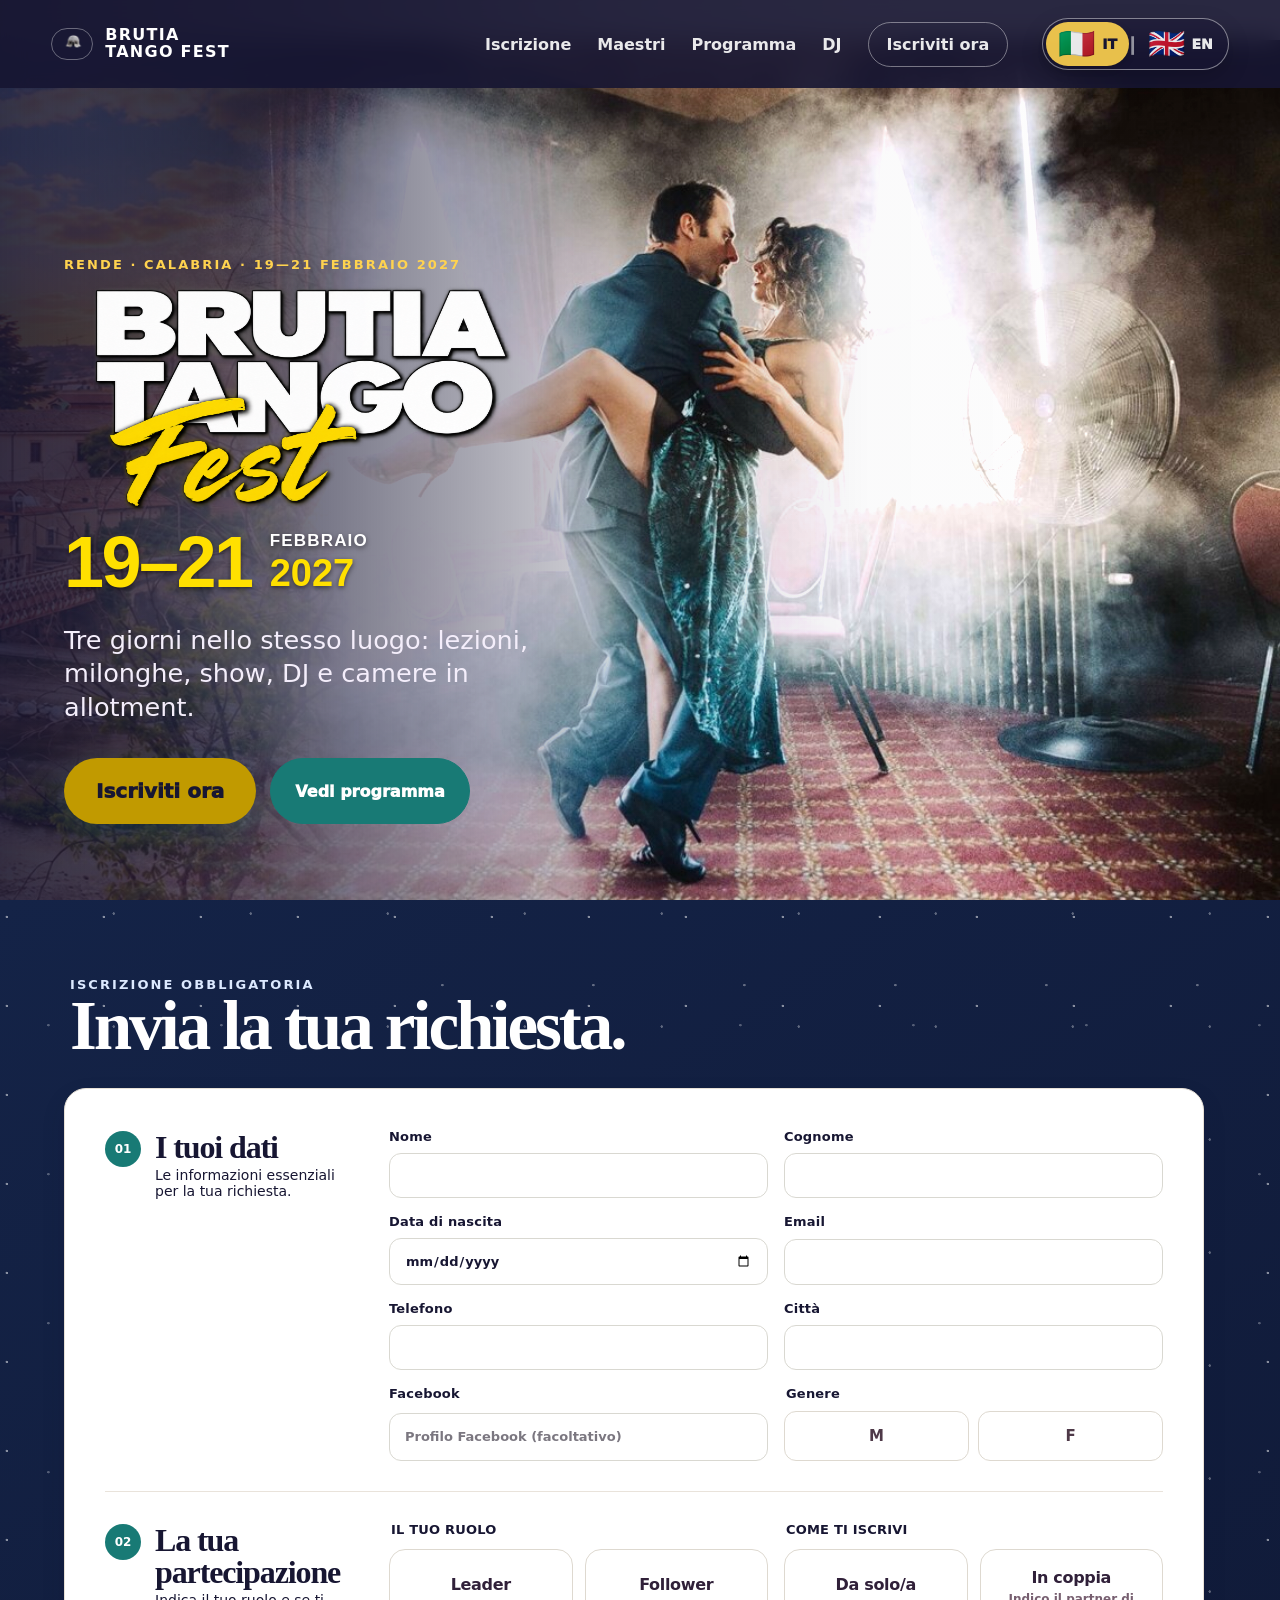
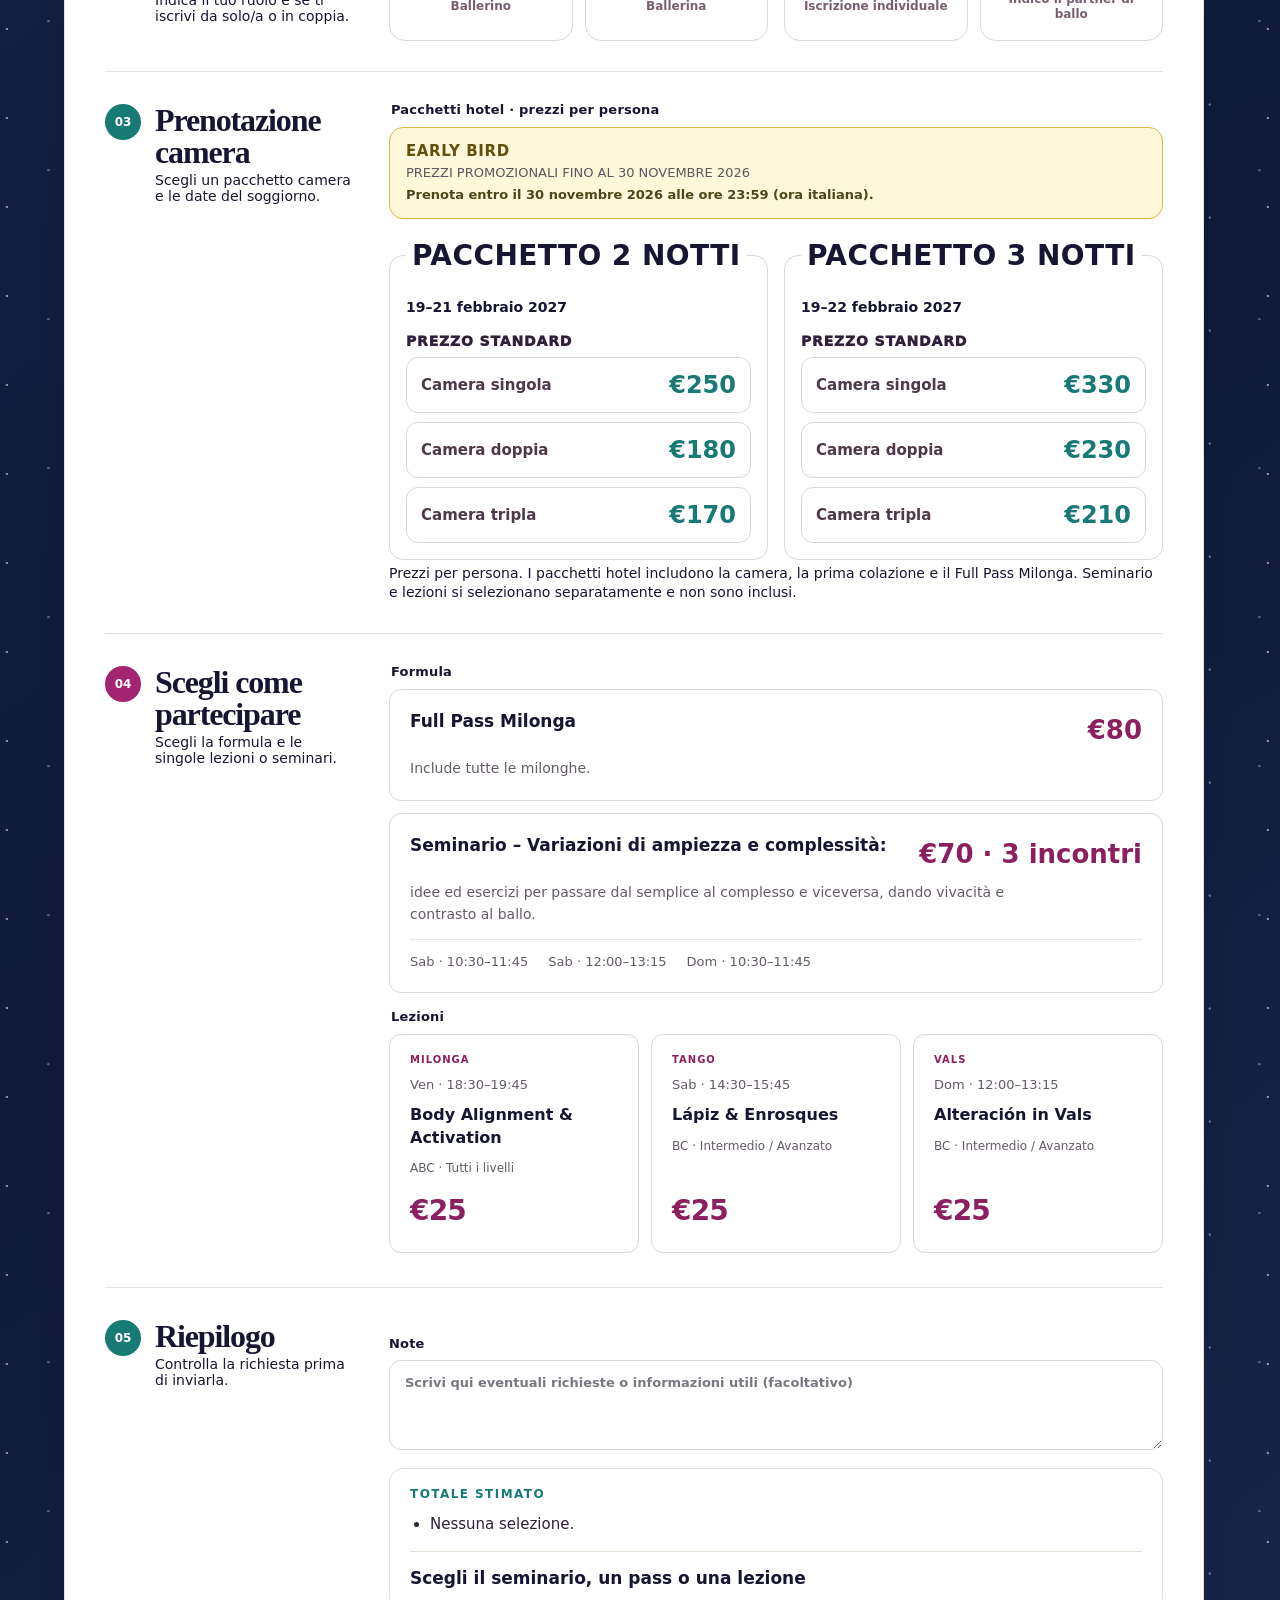
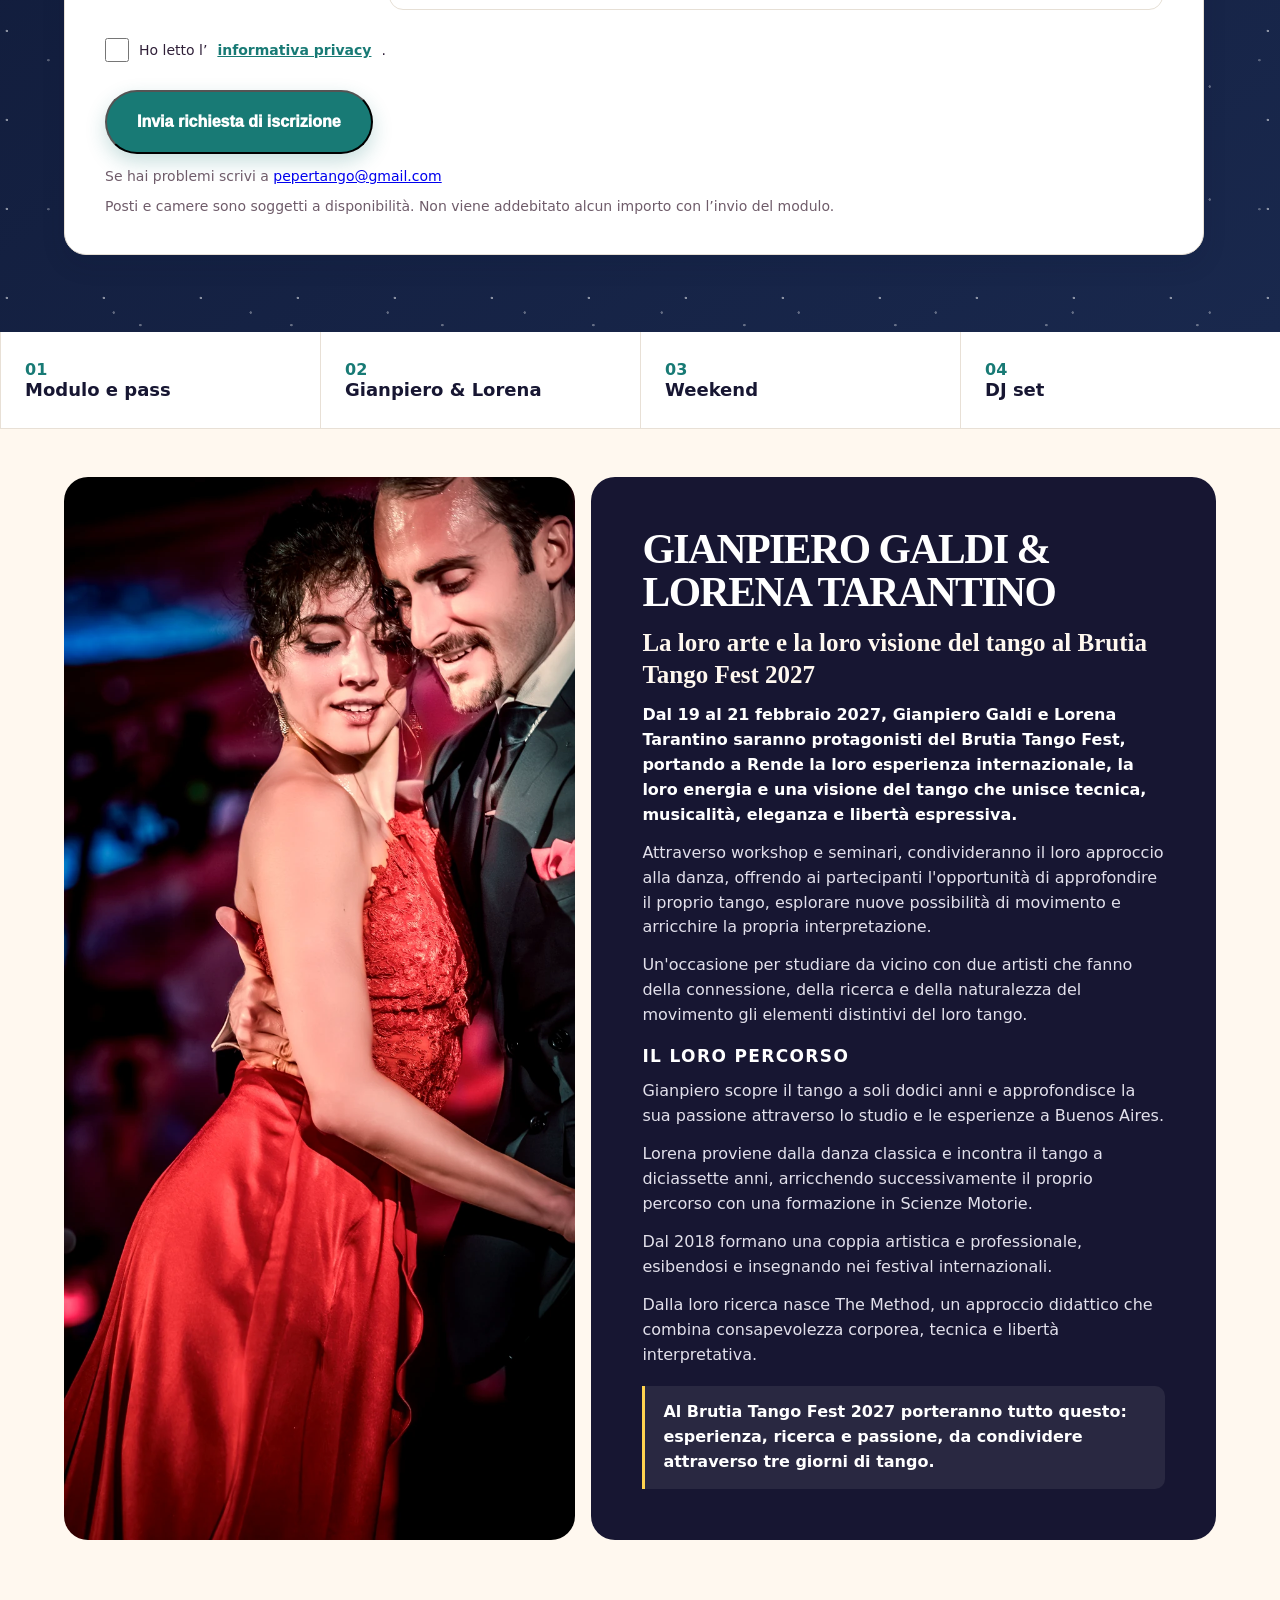
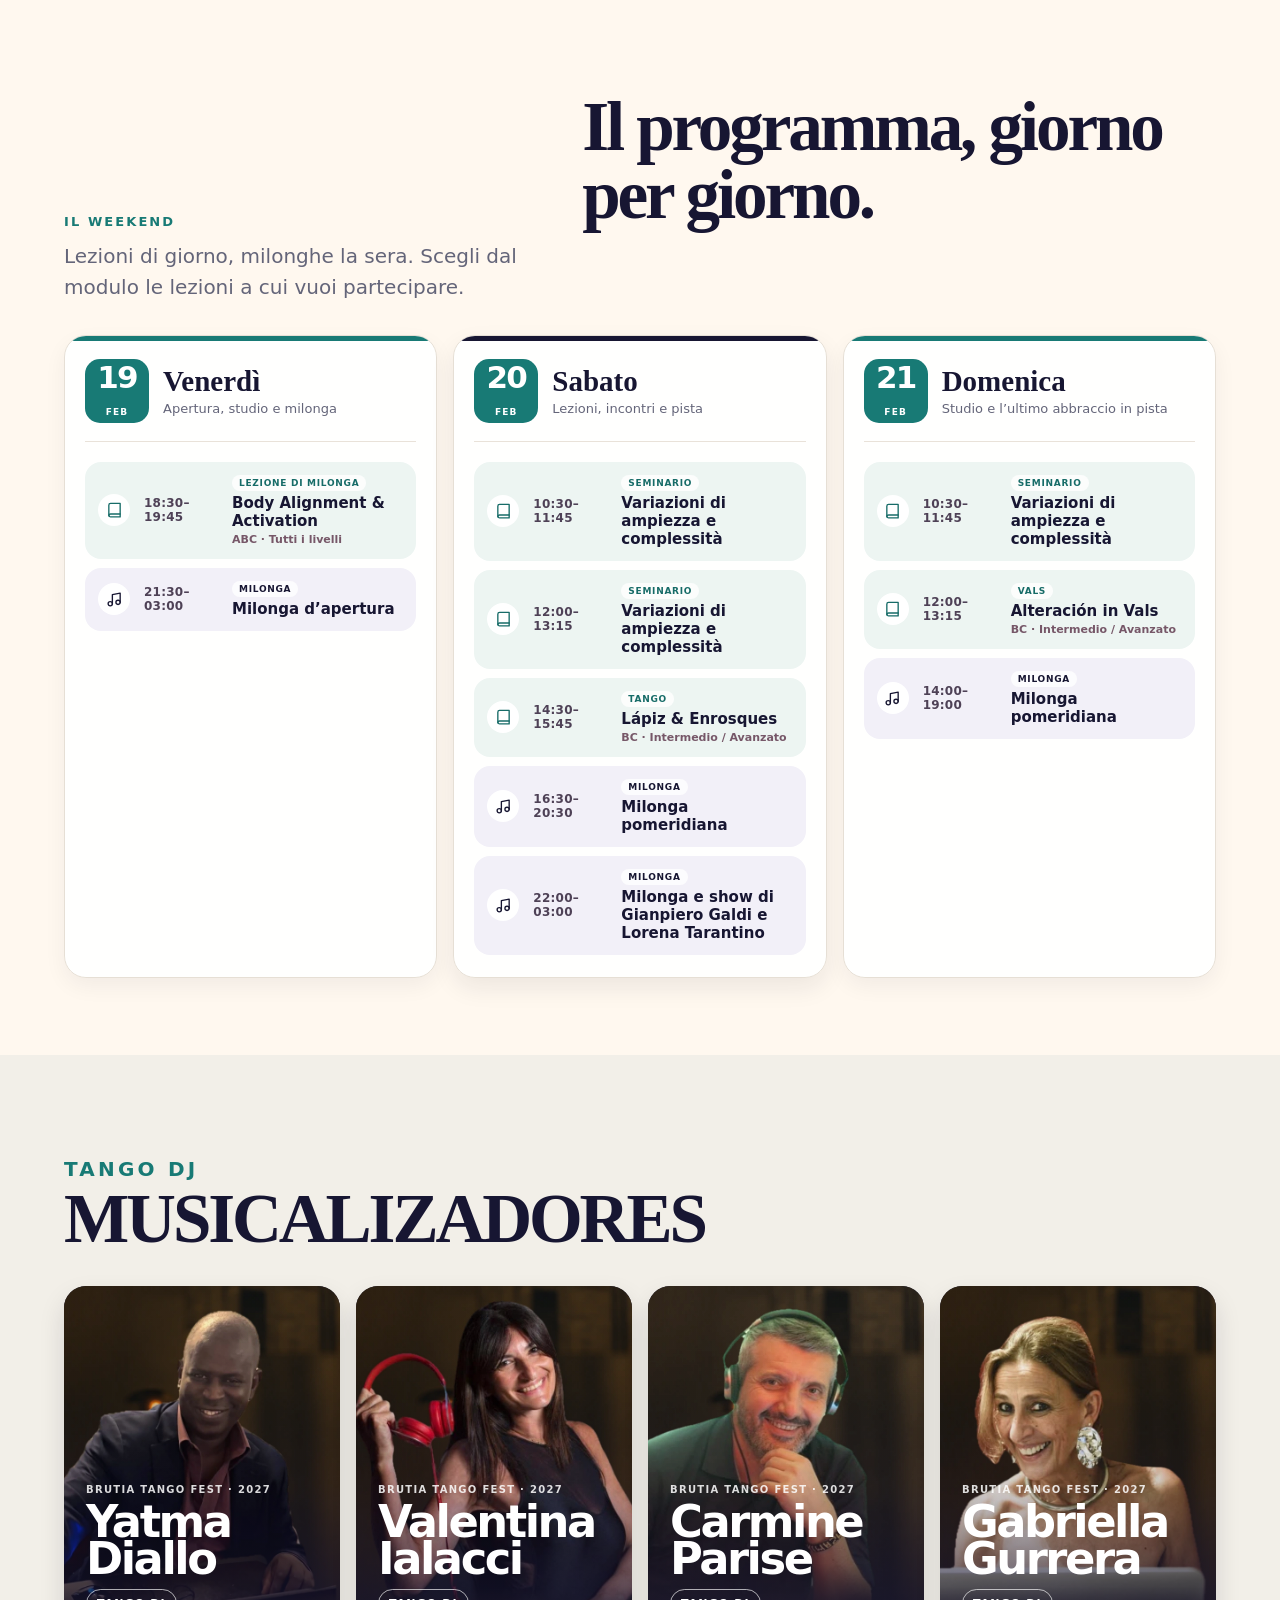
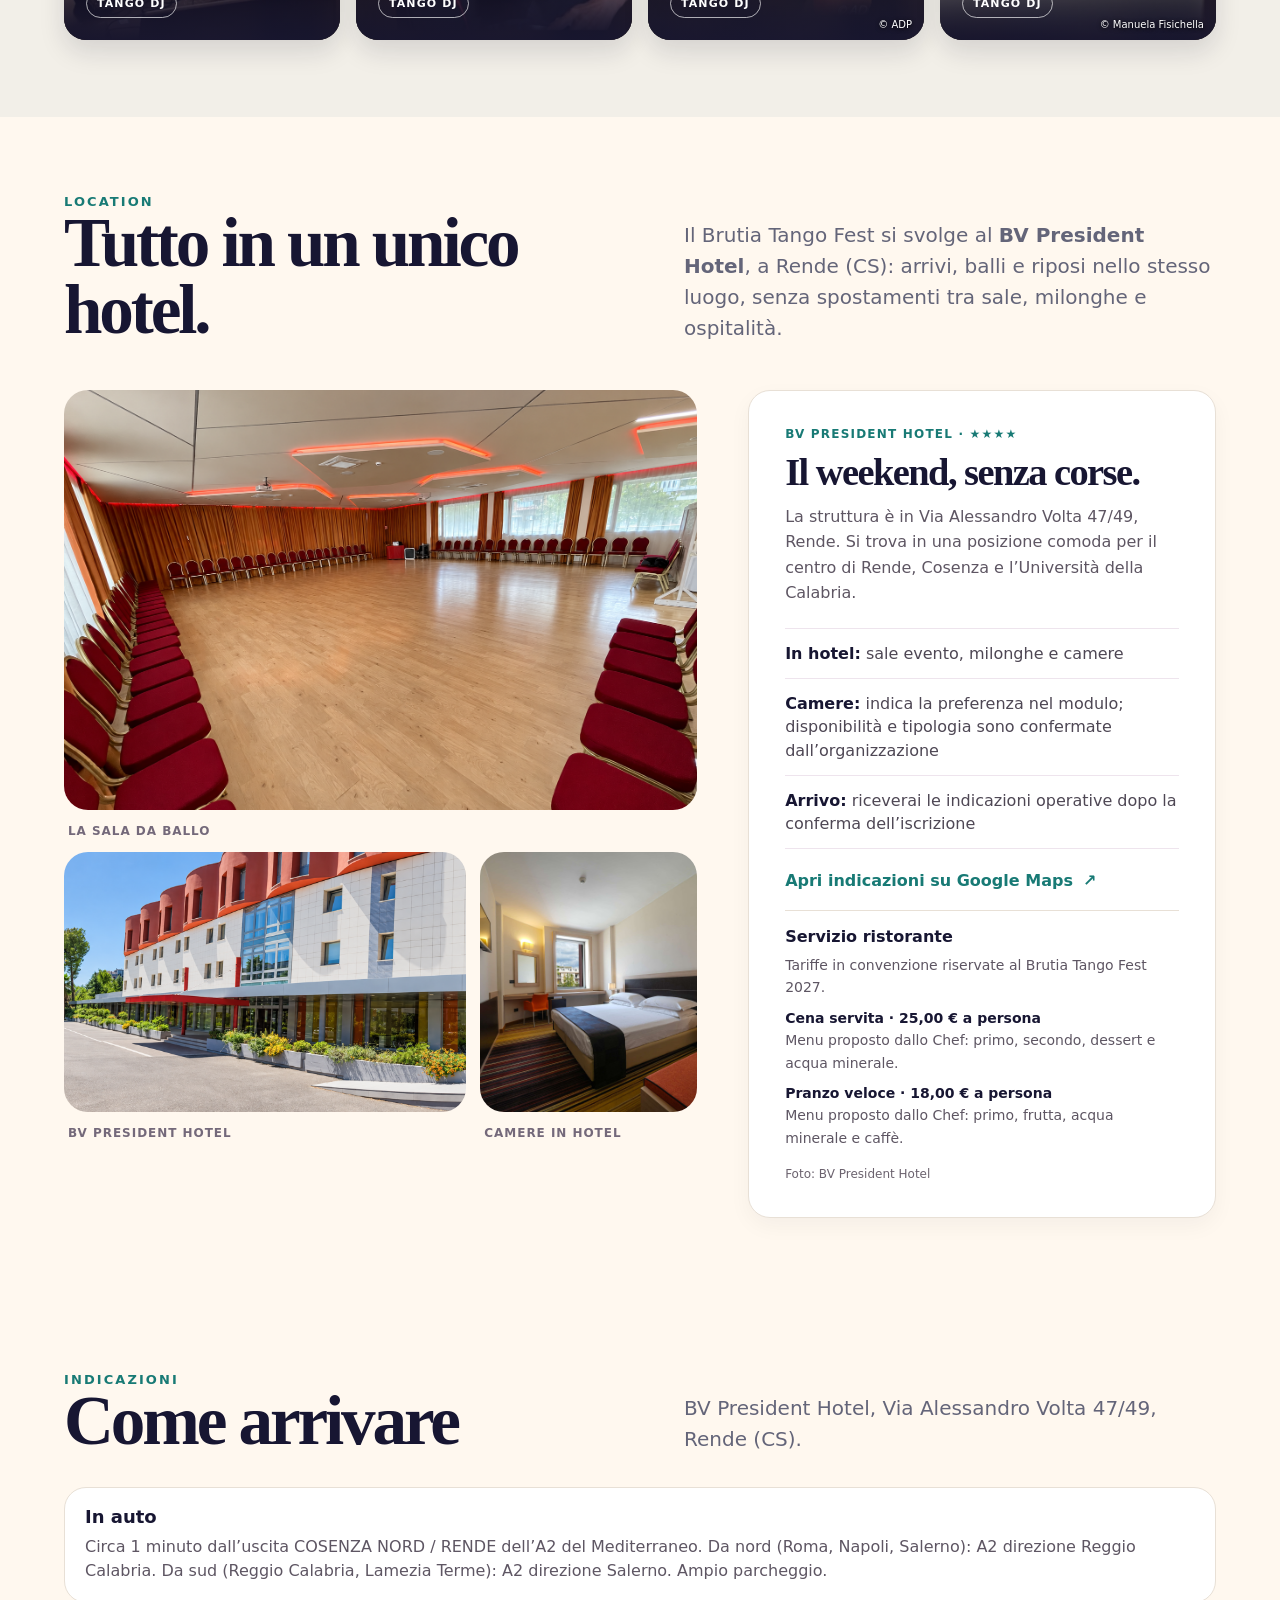
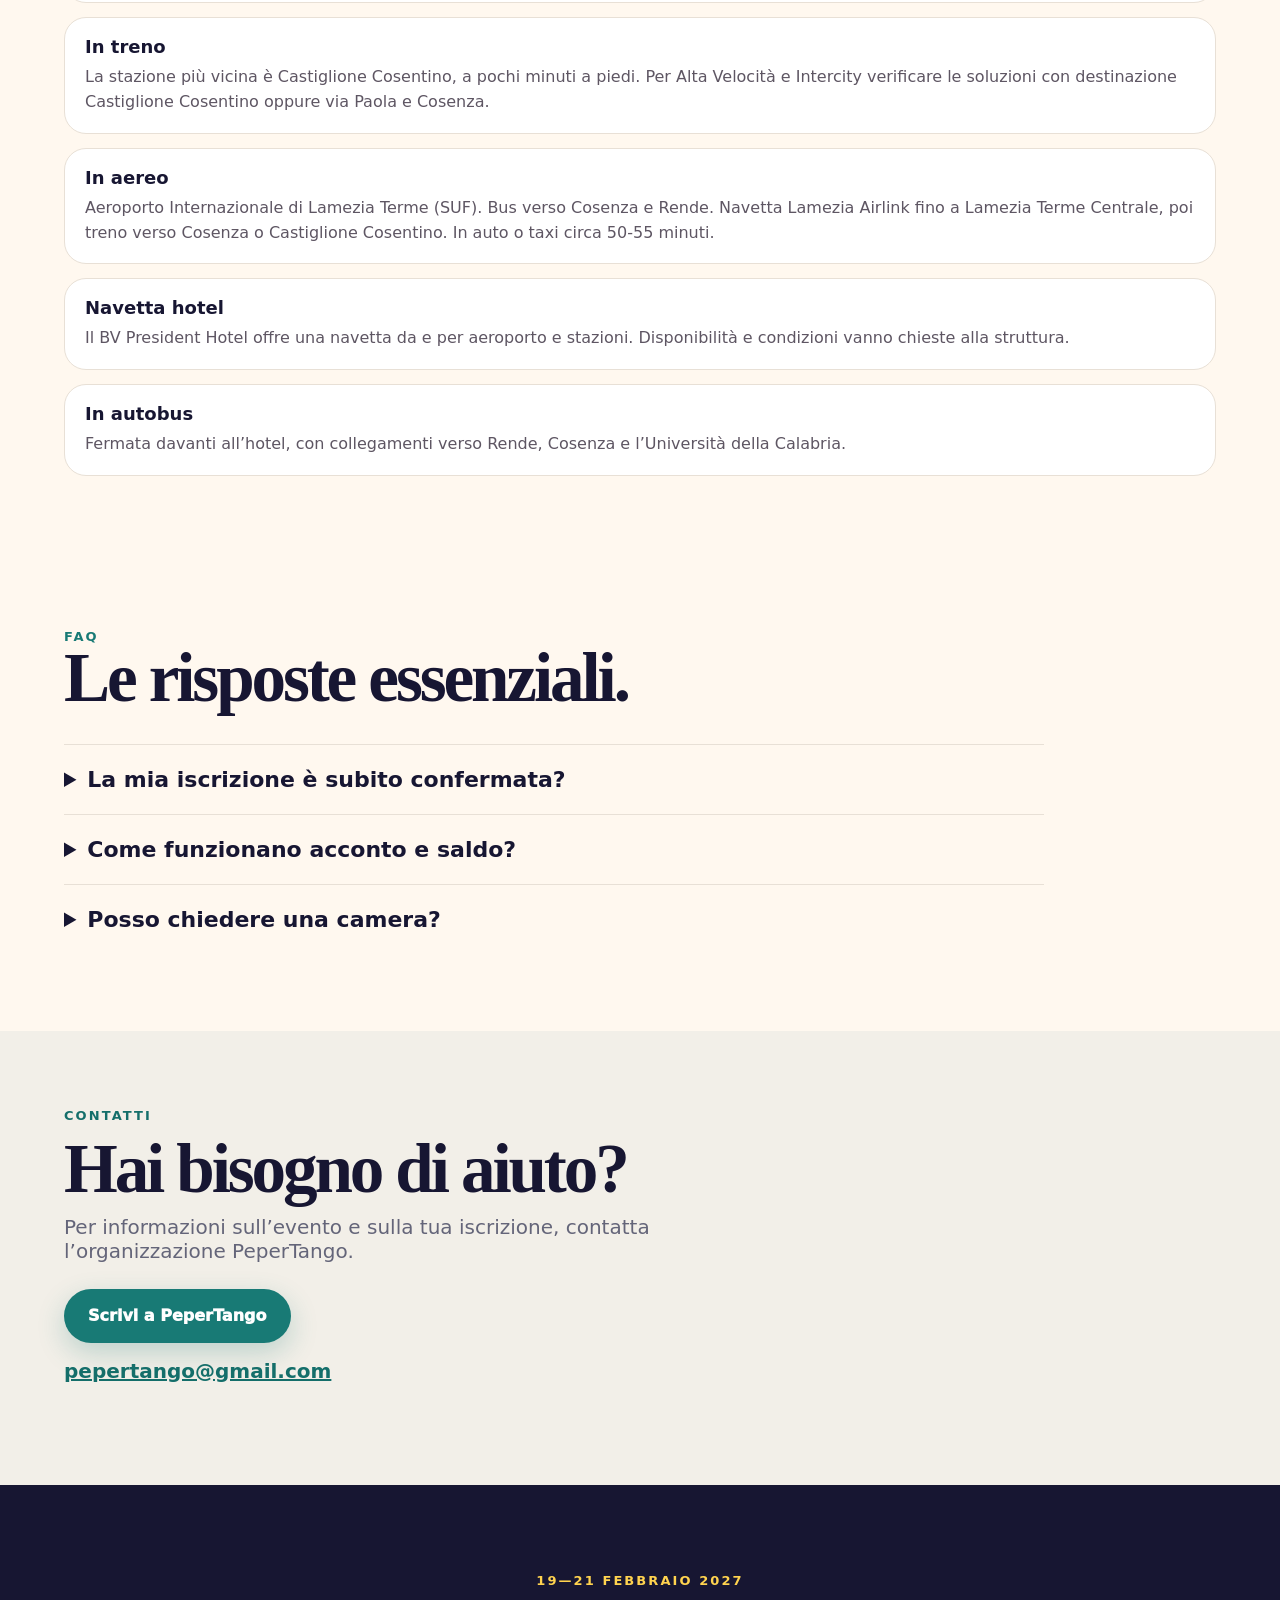
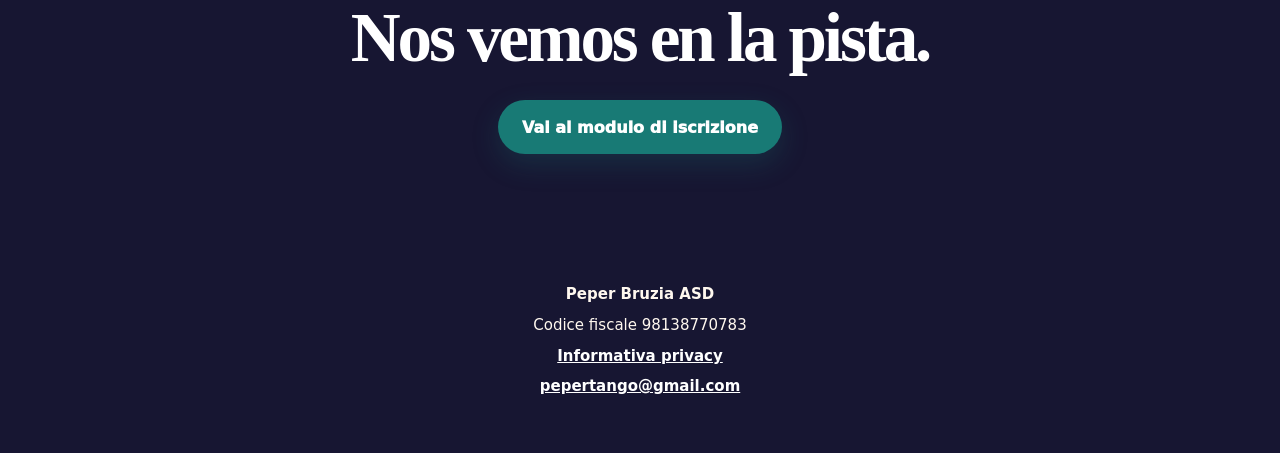
<file: index.html>
<!DOCTYPE html><html lang="it"><head><meta charset="UTF-8"><meta name="viewport" content="width=device-width"><title>Brutia Tango Fest — 19–21 febbraio 2027</title><meta name="description" content="Brutia Tango Fest: tango argentino a Rende, dal 19 al 21 febbraio 2027. Gianpiero Galdi e Lorena Tarantino, milonghe, lezioni e soggiorno al President Hotel."><link rel="canonical" href="https://brutiatangofest27.pepertango.com/"><link rel="alternate" hreflang="it" href="https://brutiatangofest27.pepertango.com/"><link rel="alternate" hreflang="en" href="https://brutiatangofest27.pepertango.com/en/"><link rel="alternate" hreflang="x-default" href="https://brutiatangofest27.pepertango.com/"><meta property="og:type" content="website"><meta property="og:url" content="https://brutiatangofest27.pepertango.com/"><meta property="og:locale" content="it_IT"><meta property="og:locale:alternate" content="en_US"><meta property="og:title" content="Brutia Tango Fest — 19–21 febbraio 2027"><meta property="og:description" content="Tre giorni di tango a Rende: milonghe, lezioni e soggiorno al President Hotel."><meta property="og:image" content="https://brutiatangofest27.pepertango.com/brutia-assets/og-1200x630.jpg"><meta property="og:image:width" content="1200"><meta property="og:image:height" content="630"><meta property="og:image:alt" content="Brutia Tango Fest 2027: Gianpiero Galdi e Lorena Tarantino al BV President Hotel di Rende"><meta name="twitter:card" content="summary_large_image"><link rel="icon" href="/favicon-32.png" type="image/png" sizes="32x32"><link rel="apple-touch-icon" href="/apple-touch-icon.png"><link rel="stylesheet" href="/brutia-assets/mobile-photos-20261015.css"><script type="application/ld+json">{"@context":"https://schema.org","@type":"Event","@id":"https://brutiatangofest27.pepertango.com/#event","name":"Brutia Tango Fest 2027","url":"https://brutiatangofest27.pepertango.com/","description":"Tre giorni nello stesso luogo: lezioni, milonghe, show, DJ e camere in allotment.","startDate":"2027-02-19T18:30:00+01:00","endDate":"2027-02-21T19:00:00+01:00","eventAttendanceMode":"https://schema.org/OfflineEventAttendanceMode","eventStatus":"https://schema.org/EventScheduled","isAccessibleForFree":false,"location":{"@type":"Place","name":"BV President Hotel","address":{"@type":"PostalAddress","streetAddress":"Via Alessandro Volta 47/49","addressLocality":"Rende","addressRegion":"CS","addressCountry":"IT"}},"image":["https://brutiatangofest27.pepertango.com/brutia-assets/og.jpg"],"organizer":{"@type":"Organization","name":"PeperTango","url":"https://www.pepertango.com/"},"performer":[{"@type":"Person","name":"Gianpiero Galdi"},{"@type":"Person","name":"Lorena Tarantino"},{"@type":"Person","name":"Yatma Diallo"},{"@type":"Person","name":"Valentina Ialacci"},{"@type":"Person","name":"Carmine Parise"},{"@type":"Person","name":"Gabriella Gurrera"}],"offers":[{"@type":"Offer","name":"Full Pass Milonga","price":"80","priceCurrency":"EUR","url":"https://brutiatangofest27.pepertango.com/#registration-form","description":"Richiesta di iscrizione soggetta a conferma dell’organizzazione.","availability":"https://schema.org/InStock","validFrom":"2026-10-15T20:00:00+02:00"},{"@type":"Offer","name":"Seminario — tre incontri","price":"70","priceCurrency":"EUR","url":"https://brutiatangofest27.pepertango.com/#registration-form","description":"Richiesta di iscrizione soggetta a conferma dell’organizzazione.","availability":"https://schema.org/InStock","validFrom":"2026-10-15T20:00:00+02:00"},{"@type":"Offer","name":"Milonga — Body Alignment & Activation","price":"25","priceCurrency":"EUR","url":"https://brutiatangofest27.pepertango.com/#registration-form","description":"Richiesta di iscrizione soggetta a conferma dell’organizzazione.","availability":"https://schema.org/InStock","validFrom":"2026-10-15T20:00:00+02:00"},{"@type":"Offer","name":"Tango — Lápiz & Enrosques","price":"25","priceCurrency":"EUR","url":"https://brutiatangofest27.pepertango.com/#registration-form","description":"Richiesta di iscrizione soggetta a conferma dell’organizzazione.","availability":"https://schema.org/InStock","validFrom":"2026-10-15T20:00:00+02:00"},{"@type":"Offer","name":"Vals — Alteración in Vals","price":"25","priceCurrency":"EUR","url":"https://brutiatangofest27.pepertango.com/#registration-form","description":"Richiesta di iscrizione soggetta a conferma dell’organizzazione.","availability":"https://schema.org/InStock","validFrom":"2026-10-15T20:00:00+02:00"}]}</script><style>#btf-analytics-controls[data-astro-cid-fg2vtww3]{z-index:10000;pointer-events:none;color:#191919;font:14px/1.4 system-ui;position:fixed;bottom:12px;left:12px;right:12px}section[data-astro-cid-fg2vtww3]{pointer-events:auto;background:#fff;border:1px solid #ddd;border-radius:12px;max-width:540px;padding:14px;box-shadow:0 3px 18px #0002}p[data-astro-cid-fg2vtww3]{margin:0 0 10px}a[data-astro-cid-fg2vtww3]{color:#9d1765}button[data-astro-cid-fg2vtww3]{font:inherit;cursor:pointer;color:#831353;pointer-events:auto;background:#fff;border:1px solid #9d1765;border-radius:24px;padding:9px 16px}section[data-astro-cid-fg2vtww3] div[data-astro-cid-fg2vtww3]{gap:10px;display:flex}button[data-astro-cid-fg2vtww3]:focus-visible{outline-offset:3px;outline:3px solid #252525}[data-astro-cid-fg2vtww3][hidden]{display:none!important}html{scroll-behavior:smooth}body{min-width:320px;margin:0}*,:before,:after{box-sizing:border-box}img{max-width:100%}
</style><link rel="stylesheet" href="/_astro/BrutiaFest.hero-27ab9de32b.css"><link rel="stylesheet" href="/brutia-assets/registration-cards-20261026.css"><link rel="stylesheet" href="/brutia-assets/homepage-lettering-20261026.css"><link rel="stylesheet" href="/brutia-assets/dj-lineup-20261102.css?v=20261104"><link rel="stylesheet" href="/brutia-assets/site-corrections.css"></head><body><header class="site-nav" data-astro-cid-n4sz6m7g><a href="#top" class="brand" aria-label="Brutia Tango Fest, torna all’inizio" data-astro-cid-n4sz6m7g><img src="/brutia-assets/elmo-brutio.png" alt="Elmo brutio" data-astro-cid-n4sz6m7g><span data-astro-cid-n4sz6m7g>Brutia<br data-astro-cid-n4sz6m7g>Tango Fest</span></a><nav aria-label="Navigazione principale" data-astro-cid-n4sz6m7g><a href="#registration-form" data-astro-cid-n4sz6m7g>Iscrizione</a><a href="#maestri" data-astro-cid-n4sz6m7g>Maestri</a><a href="#programma" data-astro-cid-n4sz6m7g>Programma</a><a href="#dj" data-astro-cid-n4sz6m7g>DJ</a><a class="nav-cta" href="#registration-form" data-astro-cid-n4sz6m7g>Iscriviti ora</a><span class="language-switcher" aria-label="IT / EN" data-astro-cid-n4sz6m7g><a data-language-link class="active" aria-current="page" href="/" hreflang="it" lang="it" data-astro-cid-n4sz6m7g><span class="language-flag" aria-hidden="true" data-astro-cid-n4sz6m7g>🇮🇹</span><span data-astro-cid-n4sz6m7g>IT</span></a><span class="language-divider" aria-hidden="true" data-astro-cid-n4sz6m7g>|</span><a data-language-link href="/en/" hreflang="en" lang="en" data-astro-cid-n4sz6m7g><span class="language-flag" aria-hidden="true" data-astro-cid-n4sz6m7g>🇬🇧</span><span data-astro-cid-n4sz6m7g>EN</span></a></span></nav></header><main id="top" data-astro-cid-n4sz6m7g><section class="hero" data-astro-cid-n4sz6m7g><img class="hero-img" src="/brutia-assets/hero-sunset-composite-20261013.jpg" alt="Gianpiero Galdi e Lorena Tarantino in un passo di tango" data-astro-cid-n4sz6m7g><div class="hero-shade" data-astro-cid-n4sz6m7g></div><div class="hero-content" data-astro-cid-n4sz6m7g><p class="kicker" data-astro-cid-n4sz6m7g>Rende · Calabria · 19—21 febbraio 2027</p><h1 data-astro-cid-n4sz6m7g><img class="hero-wordmark" src="/brutia-assets/homepage-lettering-20261026.png" width="1774" height="887" alt="Brutia Tango Fest" fetchpriority="high" decoding="async" data-astro-cid-n4sz6m7g></h1><p class="hero-date"><span class="hero-date-range">19–21</span><span class="hero-date-detail"><span class="hero-date-month" lang="it">Febbraio</span><span class="hero-date-month" lang="en">February</span><strong>2027</strong></span></p><p class="lead" data-astro-cid-n4sz6m7g>Tre giorni nello stesso luogo: lezioni, milonghe, show, DJ e camere in allotment.</p><div class="hero-actions" data-astro-cid-n4sz6m7g><a class="btn primary" href="#registration-form" data-astro-cid-n4sz6m7g>Iscriviti ora</a><a class="btn ghost" href="#programma" data-astro-cid-n4sz6m7g>Vedi programma</a></div></div></section><section class="section registration-form" id="registration-form" data-astro-cid-n4sz6m7g><div class="section-head" data-astro-cid-n4sz6m7g><div data-astro-cid-n4sz6m7g><p class="kicker dark" data-astro-cid-n4sz6m7g>Iscrizione obbligatoria</p><h2 data-astro-cid-n4sz6m7g>Invia la tua richiesta.</h2></div></div><form name="brutia-iscrizione" method="post" action="https://script.google.com/macros/s/AKfycbxqhZUlsBqvT2Mk3oyQ7wVM3ZN_C7s2sprtl4zrTvplLwYQecTpa5o4LdqpSfXaWNgO4Q/exec" class="booking-form" data-astro-cid-n4sz6m7g><input type="hidden" name="form-name" value="brutia-iscrizione" data-astro-cid-n4sz6m7g><input type="hidden" name="lezioni_selezionate" id="selected-lessons" value="" data-astro-cid-n4sz6m7g><input type="hidden" name="browser_form" value="1" data-astro-cid-n4sz6m7g><input type="hidden" name="return_path" value="/grazie" data-astro-cid-n4sz6m7g><input type="hidden" name="payload" id="registration-payload" value="" data-astro-cid-n4sz6m7g><p class="hidden" data-astro-cid-n4sz6m7g><label data-astro-cid-n4sz6m7g>Non compilare questo campo <input name="company" tabindex="-1" autocomplete="off" data-astro-cid-n4sz6m7g></label></p><div class="registration-opening-notice" id="registration-opening-notice" hidden role="status" aria-live="polite" data-astro-cid-n4sz6m7g><span id="registration-opening-status" data-astro-cid-n4sz6m7g>Le iscrizioni non sono ancora aperte.</span></div><section class="form-section" data-astro-cid-n4sz6m7g><div class="form-section-head" data-astro-cid-n4sz6m7g><span data-astro-cid-n4sz6m7g>01</span><div data-astro-cid-n4sz6m7g><h3 data-astro-cid-n4sz6m7g>I tuoi dati</h3><p data-astro-cid-n4sz6m7g>Le informazioni essenziali per la tua richiesta.</p></div></div><div class="form-grid" data-astro-cid-n4sz6m7g><label data-astro-cid-n4sz6m7g>Nome <input name="nome" autocomplete="given-name" required data-astro-cid-n4sz6m7g></label><label data-astro-cid-n4sz6m7g>Cognome <input name="cognome" autocomplete="family-name" required data-astro-cid-n4sz6m7g></label><label data-astro-cid-n4sz6m7g>Data di nascita <input name="data_nascita" type="date" required data-astro-cid-n4sz6m7g></label><label data-astro-cid-n4sz6m7g>Email <input name="email" type="email" autocomplete="email" required data-astro-cid-n4sz6m7g></label><label data-astro-cid-n4sz6m7g>Telefono <input name="telefono" type="tel" autocomplete="tel" required data-astro-cid-n4sz6m7g></label><label data-astro-cid-n4sz6m7g>Città <input name="citta" autocomplete="address-level2" required data-astro-cid-n4sz6m7g></label><label data-astro-cid-n4sz6m7g>Facebook <input name="facebook" type="text" placeholder="Profilo Facebook (facoltativo)" data-astro-cid-n4sz6m7g></label><fieldset class="choice-group" data-astro-cid-n4sz6m7g><legend data-astro-cid-n4sz6m7g>Genere</legend><div class="choice-row" data-astro-cid-n4sz6m7g><label data-astro-cid-n4sz6m7g><input name="genere" type="radio" value="M" required data-astro-cid-n4sz6m7g><span data-astro-cid-n4sz6m7g>M</span></label><label data-astro-cid-n4sz6m7g><input name="genere" type="radio" value="F" data-astro-cid-n4sz6m7g><span data-astro-cid-n4sz6m7g>F</span></label></div></fieldset></div></section><section class="form-section" data-astro-cid-n4sz6m7g><div class="form-section-head" data-astro-cid-n4sz6m7g><span data-astro-cid-n4sz6m7g>02</span><div data-astro-cid-n4sz6m7g><h3 data-astro-cid-n4sz6m7g>La tua partecipazione</h3><p data-astro-cid-n4sz6m7g>Indica il tuo ruolo e se ti iscrivi da solo/a o in coppia.</p></div></div><div class="form-grid" data-astro-cid-n4sz6m7g><fieldset class="choice-group participation-choice" data-astro-cid-n4sz6m7g><legend data-astro-cid-n4sz6m7g>IL TUO RUOLO</legend><div class="choice-row" data-astro-cid-n4sz6m7g><label data-astro-cid-n4sz6m7g><input name="ruolo" type="radio" value="Leader" required data-astro-cid-n4sz6m7g><span data-astro-cid-n4sz6m7g><b data-astro-cid-n4sz6m7g>Leader</b><small data-astro-cid-n4sz6m7g>Ballerino</small></span></label><label data-astro-cid-n4sz6m7g><input name="ruolo" type="radio" value="Follower" data-astro-cid-n4sz6m7g><span data-astro-cid-n4sz6m7g><b data-astro-cid-n4sz6m7g>Follower</b><small data-astro-cid-n4sz6m7g>Ballerina</small></span></label></div></fieldset><fieldset class="choice-group participation-choice" data-astro-cid-n4sz6m7g><legend data-astro-cid-n4sz6m7g>COME TI ISCRIVI</legend><div class="choice-row" data-astro-cid-n4sz6m7g><label data-astro-cid-n4sz6m7g><input name="tipo_iscrizione" type="radio" value="singola" required data-astro-cid-n4sz6m7g><span data-astro-cid-n4sz6m7g><b data-astro-cid-n4sz6m7g>Da solo/a</b><small data-astro-cid-n4sz6m7g>Iscrizione individuale</small></span></label><label data-astro-cid-n4sz6m7g><input name="tipo_iscrizione" type="radio" value="coppia" data-astro-cid-n4sz6m7g><span data-astro-cid-n4sz6m7g><b data-astro-cid-n4sz6m7g>In coppia</b><small data-astro-cid-n4sz6m7g>Indico il partner di ballo</small></span></label></div></fieldset><label class="partner-field" hidden data-astro-cid-n4sz6m7g>Partner di ballo <input name="partner_ballo" id="dance-partner" autocomplete="name" disabled data-astro-cid-n4sz6m7g></label></div></section><section class="form-section" data-astro-cid-n4sz6m7g><div class="form-section-head" data-astro-cid-n4sz6m7g><span data-astro-cid-n4sz6m7g>03</span><div data-astro-cid-n4sz6m7g><h3 data-astro-cid-n4sz6m7g>Prenotazione camera</h3><p data-astro-cid-n4sz6m7g>Scegli un pacchetto camera e le date del soggiorno.</p></div></div><div class="form-grid" data-astro-cid-n4sz6m7g><fieldset class="choice-group full" data-astro-cid-n4sz6m7g><legend data-astro-cid-n4sz6m7g>Pacchetti hotel · prezzi per persona</legend><div class="hotel-offer-notice" data-astro-cid-n4sz6m7g><strong data-astro-cid-n4sz6m7g>EARLY BIRD</strong><span data-astro-cid-n4sz6m7g>PREZZI PROMOZIONALI FINO AL 30 NOVEMBRE 2026</span><small data-astro-cid-n4sz6m7g>Prenota entro il 30 novembre 2026 alle ore 23:59 (ora italiana).</small></div><fieldset class="choice-group full no-room-choice" hidden style="display: none" aria-label="Nessun soggiorno hotel" data-astro-cid-n4sz6m7g><div class="choice-cards room-cards" data-astro-cid-n4sz6m7g><label data-astro-cid-n4sz6m7g><input name="camera" type="radio" value="Nessuna richiesta" checked data-astro-cid-n4sz6m7g><span data-astro-cid-n4sz6m7g><b data-astro-cid-n4sz6m7g>Nessuna richiesta</b><small data-astro-cid-n4sz6m7g>Full Pass Milonga — 80 €</small><small data-astro-cid-n4sz6m7g>Include tutte le milonghe.</small></span></label></div></fieldset><div class="hotel-stay-cards" data-astro-cid-n4sz6m7g><fieldset class="hotel-stay-card" data-astro-cid-n4sz6m7g><legend data-astro-cid-n4sz6m7g>PACCHETTO 2 NOTTI</legend><p class="hotel-stay-dates" data-astro-cid-n4sz6m7g>19–21 febbraio 2027</p><div class="hotel-price-tier" data-price-tier="early" data-astro-cid-n4sz6m7g><h4 data-astro-cid-n4sz6m7g>EARLY BIRD</h4><div class="choice-cards room-cards hotel-package-options" data-astro-cid-n4sz6m7g><label class="hotel-package-card" data-astro-cid-n4sz6m7g><input class="hotel-package-choice" name="camera" type="radio" value="Singola" data-hotel-nights="2" data-price-tier="early" data-package-price="220" data-astro-cid-n4sz6m7g><span data-astro-cid-n4sz6m7g><b data-astro-cid-n4sz6m7g>Camera singola</b><strong data-astro-cid-n4sz6m7g>€220</strong></span></label><label class="hotel-package-card" data-astro-cid-n4sz6m7g><input class="hotel-package-choice" name="camera" type="radio" value="Doppia" data-hotel-nights="2" data-price-tier="early" data-package-price="150" data-astro-cid-n4sz6m7g><span data-astro-cid-n4sz6m7g><b data-astro-cid-n4sz6m7g>Camera doppia</b><strong data-astro-cid-n4sz6m7g>€150</strong></span></label><label class="hotel-package-card" data-astro-cid-n4sz6m7g><input class="hotel-package-choice" name="camera" type="radio" value="Tripla" data-hotel-nights="2" data-price-tier="early" data-package-price="140" data-astro-cid-n4sz6m7g><span data-astro-cid-n4sz6m7g><b data-astro-cid-n4sz6m7g>Camera tripla</b><strong data-astro-cid-n4sz6m7g>€140</strong></span></label></div></div><div class="hotel-price-tier" data-price-tier="standard" data-astro-cid-n4sz6m7g><h4 data-astro-cid-n4sz6m7g>PREZZO STANDARD</h4><div class="choice-cards room-cards hotel-package-options" data-astro-cid-n4sz6m7g><label class="hotel-package-card" data-astro-cid-n4sz6m7g><input class="hotel-package-choice" name="camera" type="radio" value="Singola" data-hotel-nights="2" data-price-tier="standard" data-package-price="250" data-astro-cid-n4sz6m7g><span data-astro-cid-n4sz6m7g><b data-astro-cid-n4sz6m7g>Camera singola</b><strong data-astro-cid-n4sz6m7g>€250</strong></span></label><label class="hotel-package-card" data-astro-cid-n4sz6m7g><input class="hotel-package-choice" name="camera" type="radio" value="Doppia" data-hotel-nights="2" data-price-tier="standard" data-package-price="180" data-astro-cid-n4sz6m7g><span data-astro-cid-n4sz6m7g><b data-astro-cid-n4sz6m7g>Camera doppia</b><strong data-astro-cid-n4sz6m7g>€180</strong></span></label><label class="hotel-package-card" data-astro-cid-n4sz6m7g><input class="hotel-package-choice" name="camera" type="radio" value="Tripla" data-hotel-nights="2" data-price-tier="standard" data-package-price="170" data-astro-cid-n4sz6m7g><span data-astro-cid-n4sz6m7g><b data-astro-cid-n4sz6m7g>Camera tripla</b><strong data-astro-cid-n4sz6m7g>€170</strong></span></label></div></div></fieldset><fieldset class="hotel-stay-card" data-astro-cid-n4sz6m7g><legend data-astro-cid-n4sz6m7g>PACCHETTO 3 NOTTI</legend><p class="hotel-stay-dates" data-astro-cid-n4sz6m7g>19–22 febbraio 2027</p><div class="hotel-price-tier" data-price-tier="early" data-astro-cid-n4sz6m7g><h4 data-astro-cid-n4sz6m7g>EARLY BIRD</h4><div class="choice-cards room-cards hotel-package-options" data-astro-cid-n4sz6m7g><label class="hotel-package-card" data-astro-cid-n4sz6m7g><input class="hotel-package-choice" name="camera" type="radio" value="Singola" data-hotel-nights="3" data-price-tier="early" data-package-price="300" data-astro-cid-n4sz6m7g><span data-astro-cid-n4sz6m7g><b data-astro-cid-n4sz6m7g>Camera singola</b><strong data-astro-cid-n4sz6m7g>€300</strong></span></label><label class="hotel-package-card" data-astro-cid-n4sz6m7g><input class="hotel-package-choice" name="camera" type="radio" value="Doppia" data-hotel-nights="3" data-price-tier="early" data-package-price="200" data-astro-cid-n4sz6m7g><span data-astro-cid-n4sz6m7g><b data-astro-cid-n4sz6m7g>Camera doppia</b><strong data-astro-cid-n4sz6m7g>€200</strong></span></label><label class="hotel-package-card" data-astro-cid-n4sz6m7g><input class="hotel-package-choice" name="camera" type="radio" value="Tripla" data-hotel-nights="3" data-price-tier="early" data-package-price="180" data-astro-cid-n4sz6m7g><span data-astro-cid-n4sz6m7g><b data-astro-cid-n4sz6m7g>Camera tripla</b><strong data-astro-cid-n4sz6m7g>€180</strong></span></label></div></div><div class="hotel-price-tier" data-price-tier="standard" data-astro-cid-n4sz6m7g><h4 data-astro-cid-n4sz6m7g>PREZZO STANDARD</h4><div class="choice-cards room-cards hotel-package-options" data-astro-cid-n4sz6m7g><label class="hotel-package-card" data-astro-cid-n4sz6m7g><input class="hotel-package-choice" name="camera" type="radio" value="Singola" data-hotel-nights="3" data-price-tier="standard" data-package-price="330" data-astro-cid-n4sz6m7g><span data-astro-cid-n4sz6m7g><b data-astro-cid-n4sz6m7g>Camera singola</b><strong data-astro-cid-n4sz6m7g>€330</strong></span></label><label class="hotel-package-card" data-astro-cid-n4sz6m7g><input class="hotel-package-choice" name="camera" type="radio" value="Doppia" data-hotel-nights="3" data-price-tier="standard" data-package-price="230" data-astro-cid-n4sz6m7g><span data-astro-cid-n4sz6m7g><b data-astro-cid-n4sz6m7g>Camera doppia</b><strong data-astro-cid-n4sz6m7g>€230</strong></span></label><label class="hotel-package-card" data-astro-cid-n4sz6m7g><input class="hotel-package-choice" name="camera" type="radio" value="Tripla" data-hotel-nights="3" data-price-tier="standard" data-package-price="210" data-astro-cid-n4sz6m7g><span data-astro-cid-n4sz6m7g><b data-astro-cid-n4sz6m7g>Camera tripla</b><strong data-astro-cid-n4sz6m7g>€210</strong></span></label></div></div></fieldset></div><p class="hotel-pricing-note" data-astro-cid-n4sz6m7g>Prezzi per persona. I pacchetti hotel includono la camera, la prima colazione e il Full Pass Milonga. Seminario e lezioni si selezionano separatamente e non sono inclusi.</p></fieldset><fieldset class="hotel-dates-field full" hidden data-astro-cid-n4sz6m7g><legend data-astro-cid-n4sz6m7g>Date del soggiorno</legend><input name="data_arrivo" type="hidden" value="2027-02-19" disabled data-astro-cid-n4sz6m7g><input name="data_partenza" type="hidden" value="2027-02-21" disabled data-astro-cid-n4sz6m7g><small class="date-help" data-astro-cid-n4sz6m7g>Arrivo: 19 febbraio 2027. La partenza dipende dal pacchetto selezionato di 2 o 3 notti.</small><p id="hotel-date-error" role="alert" data-astro-cid-n4sz6m7g></p></fieldset><fieldset class="choice-group full sharing-field" data-astro-cid-n4sz6m7g><legend data-astro-cid-n4sz6m7g>Condivisione camera</legend><div class="choice-cards" data-astro-cid-n4sz6m7g><label data-astro-cid-n4sz6m7g><input name="condivisione" type="radio" value="Compagno/a di camera" data-astro-cid-n4sz6m7g><span data-astro-cid-n4sz6m7g>Ho già un compagno/a</span></label><label data-astro-cid-n4sz6m7g><input name="condivisione" type="radio" value="Cerco compagno/a di camera" data-astro-cid-n4sz6m7g><span data-astro-cid-n4sz6m7g>Cerco compagno/a di camera</span></label></div></fieldset><label class="room-partner-field" hidden data-astro-cid-n4sz6m7g>Nome del compagno/a di camera <input name="partner_camera" id="room-partner" autocomplete="name" disabled data-astro-cid-n4sz6m7g></label><label class="room-partner-second-field" hidden data-astro-cid-n4sz6m7g>Nome del secondo compagno/a di camera <input name="partner_camera_2" id="room-partner-2" autocomplete="name" disabled data-astro-cid-n4sz6m7g></label></div></section><section class="form-section participation-section" data-astro-cid-n4sz6m7g><div class="form-section-head" data-astro-cid-n4sz6m7g><span data-astro-cid-n4sz6m7g>04</span><div data-astro-cid-n4sz6m7g><h3 data-astro-cid-n4sz6m7g>Scegli come partecipare</h3><p data-astro-cid-n4sz6m7g>Scegli la formula e le singole lezioni o seminari.</p></div></div><div class="form-grid" data-astro-cid-n4sz6m7g><fieldset class="choice-group full" data-astro-cid-n4sz6m7g><legend data-astro-cid-n4sz6m7g>Formula</legend><div class="choice-cards package-cards" data-astro-cid-n4sz6m7g><label data-astro-cid-n4sz6m7g><input name="pacchetto" type="checkbox" value="Full Pass Milonga" data-price="80" data-astro-cid-n4sz6m7g><span data-astro-cid-n4sz6m7g><b data-astro-cid-n4sz6m7g>Full Pass Milonga</b><small data-astro-cid-n4sz6m7g>€80</small><small data-astro-cid-n4sz6m7g>Include tutte le milonghe.</small></span></label><label class="seminar-package-card" data-astro-cid-n4sz6m7g><input name="pacchetto" type="checkbox" value="Seminario" data-price="70" data-astro-cid-n4sz6m7g><span data-astro-cid-n4sz6m7g><b data-astro-cid-n4sz6m7g>Seminario – Variazioni di ampiezza e complessità:</b><small data-astro-cid-n4sz6m7g>idee ed esercizi per passare dal semplice al complesso e viceversa, dando vivacità e contrasto al ballo.</small><small data-astro-cid-n4sz6m7g>€70 · 3 incontri</small><em class="seminar-schedule" data-astro-cid-n4sz6m7g><span data-astro-cid-n4sz6m7g>Sab · 10:30–11:45</span><span data-astro-cid-n4sz6m7g>Sab · 12:00–13:15</span><span data-astro-cid-n4sz6m7g>Dom · 10:30–11:45</span></em></span></label></div></fieldset><fieldset class="choice-group full lesson-choice-field" data-astro-cid-n4sz6m7g><legend data-astro-cid-n4sz6m7g>Lezioni</legend><div class="choice-cards lesson-cards" data-astro-cid-n4sz6m7g><label data-astro-cid-n4sz6m7g><input name="lezioni" type="checkbox" value="Venerdì 18:30–19:45 · Milonga: Body Alignment &amp; Activation · ABC" data-astro-cid-n4sz6m7g><span data-astro-cid-n4sz6m7g><small class="lesson-time" data-astro-cid-n4sz6m7g>Ven · 18:30–19:45</small><i class="lesson-kind milonga-kind" data-astro-cid-n4sz6m7g>Milonga</i><b data-astro-cid-n4sz6m7g>Body Alignment &amp; Activation</b><em class="lesson-level" data-astro-cid-n4sz6m7g>ABC · Tutti i livelli</em><em class="lesson-price" data-astro-cid-n4sz6m7g>€25</em></span></label><label data-astro-cid-n4sz6m7g><input name="lezioni" type="checkbox" value="Sabato 14:30–15:45 · Tango: Lápiz &amp; Enrosques · BC" data-astro-cid-n4sz6m7g><span data-astro-cid-n4sz6m7g><small class="lesson-time" data-astro-cid-n4sz6m7g>Sab · 14:30–15:45</small><i class="lesson-kind tango-kind" data-astro-cid-n4sz6m7g>Tango</i><b data-astro-cid-n4sz6m7g>Lápiz &amp; Enrosques</b><em class="lesson-level" data-astro-cid-n4sz6m7g>BC · Intermedio / Avanzato</em><em class="lesson-price" data-astro-cid-n4sz6m7g>€25</em></span></label><label data-astro-cid-n4sz6m7g><input name="lezioni" type="checkbox" value="Domenica 12:00–13:15 · Vals: Alteración in Vals · BC" data-astro-cid-n4sz6m7g><span data-astro-cid-n4sz6m7g><small class="lesson-time" data-astro-cid-n4sz6m7g>Dom · 12:00–13:15</small><i class="lesson-kind vals-kind" data-astro-cid-n4sz6m7g>Vals</i><b data-astro-cid-n4sz6m7g>Alteración in Vals</b><em class="lesson-level" data-astro-cid-n4sz6m7g>BC · Intermedio / Avanzato</em><em class="lesson-price" data-astro-cid-n4sz6m7g>€25</em></span></label></div><p id="registration-choice-error" role="alert" data-astro-cid-n4sz6m7g></p></fieldset></div></section><section class="form-section" data-astro-cid-n4sz6m7g><div class="form-section-head" data-astro-cid-n4sz6m7g><span data-astro-cid-n4sz6m7g>05</span><div data-astro-cid-n4sz6m7g><h3 data-astro-cid-n4sz6m7g>Riepilogo</h3><p data-astro-cid-n4sz6m7g>Controlla la richiesta prima di inviarla.</p></div></div><label class="wide" data-astro-cid-n4sz6m7g>Note <textarea name="note" rows="4" placeholder="Scrivi qui eventuali richieste o informazioni utili (facoltativo)" data-astro-cid-n4sz6m7g></textarea></label><aside class="booking-total" aria-live="polite" data-astro-cid-n4sz6m7g><span data-astro-cid-n4sz6m7g>Totale stimato</span><ul id="total-detail" data-astro-cid-n4sz6m7g><li data-astro-cid-n4sz6m7g>Nessuna selezione.</li></ul><strong id="total-amount" data-astro-cid-n4sz6m7g>Scegli il seminario, un pass o una lezione</strong></aside></section><div class="form-final" data-astro-cid-n4sz6m7g><label class="consent" data-astro-cid-n4sz6m7g><input name="privacy" type="checkbox" required data-astro-cid-n4sz6m7g> Ho letto l’<a href="/privacy" data-astro-cid-n4sz6m7g>informativa privacy</a>.</label><button class="btn primary" type="submit" data-astro-cid-n4sz6m7g>Invia richiesta di iscrizione</button><p class="form-note" data-astro-cid-n4sz6m7g>Se hai problemi scrivi a <a href="mailto:pepertango@gmail.com" data-astro-cid-n4sz6m7g>pepertango@gmail.com</a></p><p class="form-note" data-astro-cid-n4sz6m7g>Posti e camere sono soggetti a disponibilità. Non viene addebitato alcun importo con l’invio del modulo.</p></div></form></section><section class="quick" aria-label="Accessi rapidi" data-astro-cid-n4sz6m7g><a href="#registration-form" data-astro-cid-n4sz6m7g><b data-astro-cid-n4sz6m7g>01</b><span data-astro-cid-n4sz6m7g>Modulo e pass</span></a><a href="#maestri" data-astro-cid-n4sz6m7g><b data-astro-cid-n4sz6m7g>02</b><span data-astro-cid-n4sz6m7g>Gianpiero & Lorena</span></a><a href="#programma" data-astro-cid-n4sz6m7g><b data-astro-cid-n4sz6m7g>03</b><span data-astro-cid-n4sz6m7g>Weekend</span></a><a href="#dj" data-astro-cid-n4sz6m7g><b data-astro-cid-n4sz6m7g>04</b><span data-astro-cid-n4sz6m7g>DJ set</span></a></section><section class="section maestros" id="maestri" data-astro-cid-n4sz6m7g><div class="portrait" data-astro-cid-n4sz6m7g><img src="/brutia-assets/coppia-ritratto.webp" alt="Gianpiero Galdi e Lorena Tarantino" data-astro-cid-n4sz6m7g></div><div class="copy-block maestros-copy" data-astro-cid-n4sz6m7g><h2 data-astro-cid-n4sz6m7g>GIANPIERO GALDI &amp; LORENA TARANTINO</h2><p class="maestros-subtitle" data-astro-cid-n4sz6m7g>La loro arte e la loro visione del tango al Brutia Tango Fest 2027</p><p class="maestros-lead" data-astro-cid-n4sz6m7g>Dal 19 al 21 febbraio 2027, Gianpiero Galdi e Lorena Tarantino saranno protagonisti del Brutia Tango Fest, portando a Rende la loro esperienza internazionale, la loro energia e una visione del tango che unisce tecnica, musicalità, eleganza e libertà espressiva.</p><p data-astro-cid-n4sz6m7g>Attraverso workshop e seminari, condivideranno il loro approccio alla danza, offrendo ai partecipanti l'opportunità di approfondire il proprio tango, esplorare nuove possibilità di movimento e arricchire la propria interpretazione.</p><p data-astro-cid-n4sz6m7g>Un'occasione per studiare da vicino con due artisti che fanno della connessione, della ricerca e della naturalezza del movimento gli elementi distintivi del loro tango.</p><h3 class="maestros-journey-title" data-astro-cid-n4sz6m7g>IL LORO PERCORSO</h3><p data-astro-cid-n4sz6m7g>Gianpiero scopre il tango a soli dodici anni e approfondisce la sua passione attraverso lo studio e le esperienze a Buenos Aires.</p><p data-astro-cid-n4sz6m7g>Lorena proviene dalla danza classica e incontra il tango a diciassette anni, arricchendo successivamente il proprio percorso con una formazione in Scienze Motorie.</p><p data-astro-cid-n4sz6m7g>Dal 2018 formano una coppia artistica e professionale, esibendosi e insegnando nei festival internazionali.</p><p data-astro-cid-n4sz6m7g>Dalla loro ricerca nasce The Method, un approccio didattico che combina consapevolezza corporea, tecnica e libertà interpretativa.</p><p class="maestros-conclusion" data-astro-cid-n4sz6m7g>Al Brutia Tango Fest 2027 porteranno tutto questo: esperienza, ricerca e passione, da condividere attraverso tre giorni di tango.</p></div></section><section class="section schedule" id="programma" data-astro-cid-n4sz6m7g><div class="section-head" data-astro-cid-n4sz6m7g><p class="kicker dark" data-astro-cid-n4sz6m7g>Il weekend</p><h2 data-astro-cid-n4sz6m7g>Il programma, giorno per giorno.</h2><p data-astro-cid-n4sz6m7g>Lezioni di giorno, milonghe la sera. Scegli dal modulo le lezioni a cui vuoi partecipare.</p></div><div class="schedule-grid" data-astro-cid-n4sz6m7g><article tabindex="0" data-astro-cid-n4sz6m7g><header data-astro-cid-n4sz6m7g><span class="date-block" data-astro-cid-n4sz6m7g><b data-astro-cid-n4sz6m7g>19</b><small data-astro-cid-n4sz6m7g>FEB</small></span><div data-astro-cid-n4sz6m7g><h3 data-astro-cid-n4sz6m7g>Venerdì</h3><p data-astro-cid-n4sz6m7g>Apertura, studio e milonga</p></div></header><ol data-astro-cid-n4sz6m7g><li class="lesson" data-astro-cid-n4sz6m7g><span class="activity-icon" aria-hidden="true" data-astro-cid-n4sz6m7g><svg viewBox="0 0 24 24" fill="none" stroke="currentColor" stroke-width="1.9" stroke-linecap="round" stroke-linejoin="round" data-astro-cid-n4sz6m7g><path d="M4 19.5A2.5 2.5 0 0 1 6.5 17H20" data-astro-cid-n4sz6m7g></path><path d="M6.5 2H20v19H6.5A2.5 2.5 0 0 1 4 18.5v-14A2.5 2.5 0 0 1 6.5 2Z" data-astro-cid-n4sz6m7g></path></svg></span><time data-astro-cid-n4sz6m7g>18:30–19:45</time><div data-astro-cid-n4sz6m7g><span class="activity-type" data-astro-cid-n4sz6m7g>Lezione di Milonga</span><strong data-astro-cid-n4sz6m7g>Body Alignment &amp; Activation</strong><small data-astro-cid-n4sz6m7g>ABC · Tutti i livelli</small></div></li><li class="milonga" data-astro-cid-n4sz6m7g><span class="activity-icon" aria-hidden="true" data-astro-cid-n4sz6m7g><svg viewBox="0 0 24 24" fill="none" stroke="currentColor" stroke-width="1.9" stroke-linecap="round" stroke-linejoin="round" data-astro-cid-n4sz6m7g><path d="M9 18V5l11-2v13" data-astro-cid-n4sz6m7g></path><circle cx="6" cy="18" r="3" data-astro-cid-n4sz6m7g></circle><circle cx="17" cy="16" r="3" data-astro-cid-n4sz6m7g></circle></svg></span><time data-astro-cid-n4sz6m7g>21:30–03:00</time><div data-astro-cid-n4sz6m7g><span class="activity-type" data-astro-cid-n4sz6m7g>Milonga</span><strong data-astro-cid-n4sz6m7g>Milonga d’apertura</strong></div></li></ol></article><article class="featured" tabindex="0" data-astro-cid-n4sz6m7g><header data-astro-cid-n4sz6m7g><span class="date-block" data-astro-cid-n4sz6m7g><b data-astro-cid-n4sz6m7g>20</b><small data-astro-cid-n4sz6m7g>FEB</small></span><div data-astro-cid-n4sz6m7g><h3 data-astro-cid-n4sz6m7g>Sabato</h3><p data-astro-cid-n4sz6m7g>Lezioni, incontri e pista</p></div></header><ol data-astro-cid-n4sz6m7g><li class="lesson" data-astro-cid-n4sz6m7g><span class="activity-icon" aria-hidden="true" data-astro-cid-n4sz6m7g><svg viewBox="0 0 24 24" fill="none" stroke="currentColor" stroke-width="1.9" stroke-linecap="round" stroke-linejoin="round" data-astro-cid-n4sz6m7g><path d="M4 19.5A2.5 2.5 0 0 1 6.5 17H20" data-astro-cid-n4sz6m7g></path><path d="M6.5 2H20v19H6.5A2.5 2.5 0 0 1 4 18.5v-14A2.5 2.5 0 0 1 6.5 2Z" data-astro-cid-n4sz6m7g></path></svg></span><time data-astro-cid-n4sz6m7g>10:30–11:45</time><div data-astro-cid-n4sz6m7g><span class="activity-type" data-astro-cid-n4sz6m7g>Seminario</span><strong data-astro-cid-n4sz6m7g>Variazioni di ampiezza e complessità</strong></div></li><li class="lesson" data-astro-cid-n4sz6m7g><span class="activity-icon" aria-hidden="true" data-astro-cid-n4sz6m7g><svg viewBox="0 0 24 24" fill="none" stroke="currentColor" stroke-width="1.9" stroke-linecap="round" stroke-linejoin="round" data-astro-cid-n4sz6m7g><path d="M4 19.5A2.5 2.5 0 0 1 6.5 17H20" data-astro-cid-n4sz6m7g></path><path d="M6.5 2H20v19H6.5A2.5 2.5 0 0 1 4 18.5v-14A2.5 2.5 0 0 1 6.5 2Z" data-astro-cid-n4sz6m7g></path></svg></span><time data-astro-cid-n4sz6m7g>12:00–13:15</time><div data-astro-cid-n4sz6m7g><span class="activity-type" data-astro-cid-n4sz6m7g>Seminario</span><strong data-astro-cid-n4sz6m7g>Variazioni di ampiezza e complessità</strong></div></li><li class="lesson" data-astro-cid-n4sz6m7g><span class="activity-icon" aria-hidden="true" data-astro-cid-n4sz6m7g><svg viewBox="0 0 24 24" fill="none" stroke="currentColor" stroke-width="1.9" stroke-linecap="round" stroke-linejoin="round" data-astro-cid-n4sz6m7g><path d="M4 19.5A2.5 2.5 0 0 1 6.5 17H20" data-astro-cid-n4sz6m7g></path><path d="M6.5 2H20v19H6.5A2.5 2.5 0 0 1 4 18.5v-14A2.5 2.5 0 0 1 6.5 2Z" data-astro-cid-n4sz6m7g></path></svg></span><time data-astro-cid-n4sz6m7g>14:30–15:45</time><div data-astro-cid-n4sz6m7g><span class="activity-type" data-astro-cid-n4sz6m7g>Tango</span><strong data-astro-cid-n4sz6m7g>Lápiz &amp; Enrosques</strong><small data-astro-cid-n4sz6m7g>BC · Intermedio / Avanzato</small></div></li><li class="milonga" data-astro-cid-n4sz6m7g><span class="activity-icon" aria-hidden="true" data-astro-cid-n4sz6m7g><svg viewBox="0 0 24 24" fill="none" stroke="currentColor" stroke-width="1.9" stroke-linecap="round" stroke-linejoin="round" data-astro-cid-n4sz6m7g><path d="M9 18V5l11-2v13" data-astro-cid-n4sz6m7g></path><circle cx="6" cy="18" r="3" data-astro-cid-n4sz6m7g></circle><circle cx="17" cy="16" r="3" data-astro-cid-n4sz6m7g></circle></svg></span><time data-astro-cid-n4sz6m7g>16:30–20:30</time><div data-astro-cid-n4sz6m7g><span class="activity-type" data-astro-cid-n4sz6m7g>Milonga</span><strong data-astro-cid-n4sz6m7g>Milonga pomeridiana</strong></div></li><li class="milonga" data-astro-cid-n4sz6m7g><span class="activity-icon" aria-hidden="true" data-astro-cid-n4sz6m7g><svg viewBox="0 0 24 24" fill="none" stroke="currentColor" stroke-width="1.9" stroke-linecap="round" stroke-linejoin="round" data-astro-cid-n4sz6m7g><path d="M9 18V5l11-2v13" data-astro-cid-n4sz6m7g></path><circle cx="6" cy="18" r="3" data-astro-cid-n4sz6m7g></circle><circle cx="17" cy="16" r="3" data-astro-cid-n4sz6m7g></circle></svg></span><time data-astro-cid-n4sz6m7g>22:00–03:00</time><div data-astro-cid-n4sz6m7g><span class="activity-type" data-astro-cid-n4sz6m7g>Milonga</span><strong data-astro-cid-n4sz6m7g>Milonga e show di Gianpiero Galdi e Lorena Tarantino</strong></div></li></ol></article><article tabindex="0" data-astro-cid-n4sz6m7g><header data-astro-cid-n4sz6m7g><span class="date-block" data-astro-cid-n4sz6m7g><b data-astro-cid-n4sz6m7g>21</b><small data-astro-cid-n4sz6m7g>FEB</small></span><div data-astro-cid-n4sz6m7g><h3 data-astro-cid-n4sz6m7g>Domenica</h3><p data-astro-cid-n4sz6m7g>Studio e l’ultimo abbraccio in pista</p></div></header><ol data-astro-cid-n4sz6m7g><li class="lesson" data-astro-cid-n4sz6m7g><span class="activity-icon" aria-hidden="true" data-astro-cid-n4sz6m7g><svg viewBox="0 0 24 24" fill="none" stroke="currentColor" stroke-width="1.9" stroke-linecap="round" stroke-linejoin="round" data-astro-cid-n4sz6m7g><path d="M4 19.5A2.5 2.5 0 0 1 6.5 17H20" data-astro-cid-n4sz6m7g></path><path d="M6.5 2H20v19H6.5A2.5 2.5 0 0 1 4 18.5v-14A2.5 2.5 0 0 1 6.5 2Z" data-astro-cid-n4sz6m7g></path></svg></span><time data-astro-cid-n4sz6m7g>10:30–11:45</time><div data-astro-cid-n4sz6m7g><span class="activity-type" data-astro-cid-n4sz6m7g>Seminario</span><strong data-astro-cid-n4sz6m7g>Variazioni di ampiezza e complessità</strong></div></li><li class="lesson" data-astro-cid-n4sz6m7g><span class="activity-icon" aria-hidden="true" data-astro-cid-n4sz6m7g><svg viewBox="0 0 24 24" fill="none" stroke="currentColor" stroke-width="1.9" stroke-linecap="round" stroke-linejoin="round" data-astro-cid-n4sz6m7g><path d="M4 19.5A2.5 2.5 0 0 1 6.5 17H20" data-astro-cid-n4sz6m7g></path><path d="M6.5 2H20v19H6.5A2.5 2.5 0 0 1 4 18.5v-14A2.5 2.5 0 0 1 6.5 2Z" data-astro-cid-n4sz6m7g></path></svg></span><time data-astro-cid-n4sz6m7g>12:00–13:15</time><div data-astro-cid-n4sz6m7g><span class="activity-type" data-astro-cid-n4sz6m7g>Vals</span><strong data-astro-cid-n4sz6m7g>Alteración in Vals</strong><small data-astro-cid-n4sz6m7g>BC · Intermedio / Avanzato</small></div></li><li class="milonga" data-astro-cid-n4sz6m7g><span class="activity-icon" aria-hidden="true" data-astro-cid-n4sz6m7g><svg viewBox="0 0 24 24" fill="none" stroke="currentColor" stroke-width="1.9" stroke-linecap="round" stroke-linejoin="round" data-astro-cid-n4sz6m7g><path d="M9 18V5l11-2v13" data-astro-cid-n4sz6m7g></path><circle cx="6" cy="18" r="3" data-astro-cid-n4sz6m7g></circle><circle cx="17" cy="16" r="3" data-astro-cid-n4sz6m7g></circle></svg></span><time data-astro-cid-n4sz6m7g>14:00–19:00</time><div data-astro-cid-n4sz6m7g><span class="activity-type" data-astro-cid-n4sz6m7g>Milonga</span><strong data-astro-cid-n4sz6m7g>Milonga pomeridiana</strong></div></li></ol></article></div></section><section class="section dj" id="dj" data-astro-cid-n4sz6m7g><div class="dj-intro" data-astro-cid-n4sz6m7g><p class="kicker" data-astro-cid-n4sz6m7g>Tango DJ</p><h2 data-astro-cid-n4sz6m7g>MUSICALIZADORES</h2></div><div class="dj-portraits" data-astro-cid-n4sz6m7g><figure data-astro-cid-n4sz6m7g><img src="/brutia-assets/tdj-yatma-diallo-sfondo-comune.webp" alt="Yatma Diallo, Tango DJ" data-astro-cid-n4sz6m7g><figcaption data-astro-cid-n4sz6m7g><span class="dj-label" data-astro-cid-n4sz6m7g>Brutia Tango Fest · 2027</span><strong data-astro-cid-n4sz6m7g>Yatma<br data-astro-cid-n4sz6m7g>Diallo</strong><span class="dj-role" data-astro-cid-n4sz6m7g>Tango DJ</span></figcaption></figure><figure data-astro-cid-n4sz6m7g><img src="/brutia-assets/tdj-valentina-ialacci-sfondo-comune.webp" alt="Valentina Ialacci, Tango DJ" data-astro-cid-n4sz6m7g><figcaption data-astro-cid-n4sz6m7g><span class="dj-label" data-astro-cid-n4sz6m7g>Brutia Tango Fest · 2027</span><strong data-astro-cid-n4sz6m7g>Valentina<br data-astro-cid-n4sz6m7g>Ialacci</strong><span class="dj-role" data-astro-cid-n4sz6m7g>Tango DJ</span></figcaption></figure><figure data-astro-cid-n4sz6m7g><img src="/brutia-assets/tdj-carmine-parise-sfondo-comune.webp" alt="Carmine Parise, Tango DJ" data-astro-cid-n4sz6m7g><figcaption data-astro-cid-n4sz6m7g><span class="dj-label" data-astro-cid-n4sz6m7g>Brutia Tango Fest · 2027</span><strong data-astro-cid-n4sz6m7g>Carmine<br data-astro-cid-n4sz6m7g>Parise</strong><span class="dj-role" data-astro-cid-n4sz6m7g>Tango DJ</span></figcaption><small class="dj-photo-credit">© ADP</small></figure><figure data-astro-cid-n4sz6m7g><img src="/brutia-assets/tdj-gabriella-gurrera-sfondo-comune.webp" alt="Gabriella Gurrera, Tango DJ" data-astro-cid-n4sz6m7g><figcaption data-astro-cid-n4sz6m7g><span class="dj-label" data-astro-cid-n4sz6m7g>Brutia Tango Fest · 2027</span><strong data-astro-cid-n4sz6m7g>Gabriella<br data-astro-cid-n4sz6m7g>Gurrera</strong><span class="dj-role" data-astro-cid-n4sz6m7g>Tango DJ</span></figcaption><small class="dj-photo-credit">© Manuela Fisichella</small></figure></div></section><section class="section venue" id="location" data-astro-cid-n4sz6m7g><div class="section-head" data-astro-cid-n4sz6m7g><div data-astro-cid-n4sz6m7g><p class="kicker dark" data-astro-cid-n4sz6m7g>Location</p><h2 data-astro-cid-n4sz6m7g>Tutto in un unico hotel.</h2></div><p data-astro-cid-n4sz6m7g>Il Brutia Tango Fest si svolge al <strong data-astro-cid-n4sz6m7g>BV President Hotel</strong>, a Rende (CS): arrivi, balli e riposi nello stesso luogo, senza spostamenti tra sale, milonghe e ospitalità.</p></div><div class="venue-layout" data-astro-cid-n4sz6m7g><div class="venue-photo-grid" data-astro-cid-n4sz6m7g><figure data-astro-cid-n4sz6m7g><img src="/brutia-assets/venue-sala.jpg" alt="Sala da ballo del Brutia Tango Fest al BV President Hotel" data-astro-cid-n4sz6m7g><figcaption data-astro-cid-n4sz6m7g>La sala da ballo</figcaption></figure><figure data-astro-cid-n4sz6m7g><img src="/brutia-assets/venue-exterior.jpg" alt="Esterno del BV President Hotel a Rende" data-astro-cid-n4sz6m7g><figcaption data-astro-cid-n4sz6m7g>BV President Hotel</figcaption></figure><figure data-astro-cid-n4sz6m7g><img src="/brutia-assets/venue-room.jpg" alt="Camera del BV President Hotel" data-astro-cid-n4sz6m7g><figcaption data-astro-cid-n4sz6m7g>Camere in hotel</figcaption></figure></div><div class="venue-details" data-astro-cid-n4sz6m7g><p class="venue-label" data-astro-cid-n4sz6m7g>BV President Hotel · ★★★★</p><h3 data-astro-cid-n4sz6m7g>Il weekend, senza corse.</h3><p data-astro-cid-n4sz6m7g>La struttura è in Via Alessandro Volta 47/49, Rende. Si trova in una posizione comoda per il centro di Rende, Cosenza e l’Università della Calabria.</p><ul data-astro-cid-n4sz6m7g><li data-astro-cid-n4sz6m7g><strong data-astro-cid-n4sz6m7g>In hotel:</strong> sale evento, milonghe e camere</li><li data-astro-cid-n4sz6m7g><strong data-astro-cid-n4sz6m7g>Camere:</strong> indica la preferenza nel modulo; disponibilità e tipologia sono confermate dall’organizzazione</li><li data-astro-cid-n4sz6m7g><strong data-astro-cid-n4sz6m7g>Arrivo:</strong> riceverai le indicazioni operative dopo la conferma dell’iscrizione</li></ul><a class="venue-map" href="https://www.google.com/maps/search/?api=1&query=BV+President+Hotel+Via+Alessandro+Volta+47%2F49+Rende" target="_blank" rel="noopener noreferrer" data-astro-cid-n4sz6m7g>Apri indicazioni su Google Maps <span aria-hidden="true" data-astro-cid-n4sz6m7g>↗</span></a><div class="venue-restaurant" data-astro-cid-n4sz6m7g><h4 data-astro-cid-n4sz6m7g>Servizio ristorante</h4><p data-astro-cid-n4sz6m7g>Tariffe in convenzione riservate al Brutia Tango Fest 2027.</p><p data-astro-cid-n4sz6m7g><strong data-astro-cid-n4sz6m7g>Cena servita · 25,00 € a persona</strong><br data-astro-cid-n4sz6m7g>Menu proposto dallo Chef: primo, secondo, dessert e acqua minerale.</p><p data-astro-cid-n4sz6m7g><strong data-astro-cid-n4sz6m7g>Pranzo veloce · 18,00 € a persona</strong><br data-astro-cid-n4sz6m7g>Menu proposto dallo Chef: primo, frutta, acqua minerale e caffè.</p></div><p class="venue-credit" data-astro-cid-n4sz6m7g>Foto: BV President Hotel</p></div></div></section><section class="section arrival" id="come-arrivare"><div class="section-head"><div><p class="kicker dark">Indicazioni</p><h2>Come arrivare</h2></div><p>BV President Hotel, Via Alessandro Volta 47/49, Rende (CS).</p></div><div class="arrival-list"><article><h3>In auto</h3><p>Circa 1 minuto dall’uscita COSENZA NORD / RENDE dell’A2 del Mediterraneo. Da nord (Roma, Napoli, Salerno): A2 direzione Reggio Calabria. Da sud (Reggio Calabria, Lamezia Terme): A2 direzione Salerno. Ampio parcheggio.</p></article><article><h3>In treno</h3><p>La stazione più vicina è Castiglione Cosentino, a pochi minuti a piedi. Per Alta Velocità e Intercity verificare le soluzioni con destinazione Castiglione Cosentino oppure via Paola e Cosenza.</p></article><article><h3>In aereo</h3><p>Aeroporto Internazionale di Lamezia Terme (SUF). Bus verso Cosenza e Rende. Navetta Lamezia Airlink fino a Lamezia Terme Centrale, poi treno verso Cosenza o Castiglione Cosentino. In auto o taxi circa 50-55 minuti.</p></article><article><h3>Navetta hotel</h3><p>Il BV President Hotel offre una navetta da e per aeroporto e stazioni. Disponibilità e condizioni vanno chieste alla struttura.</p></article><article><h3>In autobus</h3><p>Fermata davanti all’hotel, con collegamenti verso Rende, Cosenza e l’Università della Calabria.</p></article></div></section><section class="section faq" id="faq" data-astro-cid-n4sz6m7g><div class="section-head" data-astro-cid-n4sz6m7g><div data-astro-cid-n4sz6m7g><p class="kicker dark" data-astro-cid-n4sz6m7g>FAQ</p><h2 data-astro-cid-n4sz6m7g>Le risposte essenziali.</h2></div></div><details data-astro-cid-n4sz6m7g><summary data-astro-cid-n4sz6m7g>La mia iscrizione è subito confermata?</summary><p data-astro-cid-n4sz6m7g>No. Riceverai una risposta dall’organizzazione dopo la verifica di disponibilità e bilanciamento leader/follower.</p></details><details data-astro-cid-n4sz6m7g><summary data-astro-cid-n4sz6m7g>Come funzionano acconto e saldo?</summary><p data-astro-cid-n4sz6m7g>Le modalità e le scadenze saranno comunicate direttamente dopo l’accettazione della richiesta.</p></details><details data-astro-cid-n4sz6m7g><summary data-astro-cid-n4sz6m7g>Posso chiedere una camera?</summary><p data-astro-cid-n4sz6m7g>Sì. Indica la preferenza nel modulo. La camera è confermata solo dopo il riscontro dell’organizzazione.</p></details></section><section class="section contacts" id="contatti" data-astro-cid-n4sz6m7g><p class="kicker dark" data-astro-cid-n4sz6m7g>Contatti</p><h2 data-astro-cid-n4sz6m7g>Hai bisogno di aiuto?</h2><p data-astro-cid-n4sz6m7g>Per informazioni sull’evento e sulla tua iscrizione, contatta l’organizzazione PeperTango.</p><a class="btn primary" href="mailto:pepertango@gmail.com?subject=Brutia%20Tango%20Fest%202027" data-astro-cid-n4sz6m7g>Scrivi a PeperTango</a><p class="contact-email"><a href="mailto:pepertango@gmail.com">pepertango@gmail.com</a></p></section><section class="final-cta" data-astro-cid-n4sz6m7g><p class="kicker" data-astro-cid-n4sz6m7g>19—21 febbraio 2027</p><h2 data-astro-cid-n4sz6m7g>Nos vemos en la pista.</h2><a class="btn primary" href="#registration-form" data-astro-cid-n4sz6m7g>Vai al modulo di iscrizione</a></section></main><footer class="site-footer"><p><strong>Peper Bruzia ASD</strong></p><p>Codice fiscale 98138770783</p><p><a href="/privacy/">Informativa privacy</a></p><p><a href="mailto:pepertango@gmail.com">pepertango@gmail.com</a></p></footer><script type="module" src="/_astro/BrutiaFest.astro_astro_type_script_index_0_lang.BcFpgAak.js"></script><script>(function(){const isEnglish = false;

    document.querySelectorAll('[data-language-link]').forEach((link) => {
      link.href += window.location.hash;
      link.addEventListener('click', (event) => {
        if (!window.location.hash) return;
        event.preventDefault();
        const target = new URL(link.href, window.location.origin);
        window.location.href = `${target.pathname}${window.location.hash}`;
      });
    });
    if (isEnglish) {
      const text = {
        'Navigazione principale': 'Main navigation', 'Iscrizione': 'Registration', 'Maestri': 'Teachers', 'Programma': 'Programme', 'Iscriviti ora': 'Register now',
        'Rende · Calabria · 19—21 febbraio 2027': 'Rende · Calabria · February 19–21, 2027', 'Tre giorni nello stesso luogo: lezioni, milonghe, show, DJ e camere in allotment.': 'Three days in one place: classes, milongas, show, DJs and hotel rooms.', 'Vedi programma': 'View programme', 'Dati evento': 'Event details', 'Accessi rapidi': 'Quick links',
        'Iscrizione obbligatoria': 'Registration required', 'Invia la tua richiesta.': 'Send your request.', 'Non compilare questo campo': 'Do not fill in this field', 'I tuoi dati': 'Your details', 'Le informazioni essenziali per la tua richiesta.': 'The essential information for your request.',
        'Nome': 'First name', 'Cognome': 'Last name', 'Data di nascita': 'Date of birth', 'Telefono': 'Phone', 'Città': 'City', 'Genere': 'Gender',
        'La tua partecipazione': 'Your participation', 'Indica il tuo ruolo e se ti iscrivi da solo/a o in coppia.': 'Choose your role and whether you register alone or as a couple.', 'Il tuo ruolo': 'Your role', 'Guido il ballo': 'I lead the dance', 'Seguo il ballo': 'I follow the dance', 'Come ti iscrivi': 'How are you registering?', 'Singola': 'Solo', 'Mi iscrivo da solo/a': 'I am registering alone', 'In coppia': 'As a couple', 'Indico il partner': 'I will name my partner', 'Partner di ballo': 'Dance partner',
        'Iscrizione': 'Registration', 'Lezioni e seminari': 'Classes and seminars', 'Seleziona le singole lezioni che vuoi frequentare.': 'Select each class you wish to attend.', 'Prenotazione camera': 'Room booking', 'Indica se desideri una camera e le date di soggiorno.': 'Choose a room and your stay dates.', 'Riepilogo': 'Summary', 'Controlla la richiesta prima di inviarla.': 'Review your request before submitting.', 'Scegli la formula di partecipazione.': 'Choose your registration pass.', 'Formula': 'Passes', 'Seminario': 'Seminar', "Seminario – Variazioni di ampiezza e complessità:": "Seminar \u2013 Variations in amplitude and complexity:", "idee ed esercizi per passare dal semplice al complesso e viceversa, dando vivacità e contrasto al ballo.": "ideas and exercises to move from simple to complex and back again, adding liveliness and contrast to the dance.", '3 incontri': '3 sessions', '€70 · 3 incontri': '€70 · 3 sessions', 'Lezione': 'Class', 'Tutti i livelli': 'All levels', 'Intermedio / Avanzato': 'Intermediate / Advanced', 'ABC · Tutti i livelli': 'ABC · All levels', 'BC · Intermedio / Avanzato': 'BC · Intermediate / Advanced', 'Ven · 18:30–19:45': 'Fri · 18:30–19:45', 'Sab · 10:30–11:45': 'Sat · 10:30–11:45', 'Sab · 14:30–15:45': 'Sat · 14:30–15:45', 'Sab · 12:00–13:15': 'Sat · 12:00–13:15', 'Dom · 12:00–13:15': 'Sun · 12:00–13:15', 'Dom · 10:30–11:45': 'Sun · 10:30–11:45',
        'Scegli come partecipare': 'Choose how to participate', 'Scegli la formula e le singole lezioni o seminari.': 'Choose your pass and individual classes or seminars.',
        'Camera': 'Room', 'Tariffe per notte': 'Rates per night', 'Nessuna richiesta': 'No room request', 'Camera Singola': 'Single room', 'Camera Doppia': 'Double room', 'Camera Tripla': 'Triple room', 'Prenotazione alberghiera': 'Hotel booking', 'Arrivo': 'Arrival', 'Partenza': 'Departure', 'Quando arrivi?': 'When do you arrive?', 'Quando parti?': 'When do you leave?', 'Giovedì': 'Thursday', 'Venerdì': 'Friday', 'Domenica': 'Sunday', 'Lunedì': 'Monday', 'Febbraio 2027': 'February 2027', 'Prima del festival': 'Before the festival', 'Inizio festival': 'Festival starts', 'Ultimo giorno': 'Last festival day', 'Dopo il festival': 'After the festival',
        'Condivisione': 'Room sharing', 'Compagno/a di camera': 'Roommate', 'Cerco compagno/a di camera': 'Looking for a roommate', 'Nome del compagno/a di camera': 'Roommate’s name', 'Nome del secondo compagno/a di camera': 'Second roommate’s name', 'Note': 'Notes', 'Totale stimato': 'Estimated total', 'Scegli il seminario, un pass o una lezione': 'Choose the Seminar, a pass or a class', 'Il totale comprende pass, lezioni selezionate e camera richiesta.': 'The total includes passes, selected classes and the requested room.', 'Ho letto l’': 'I have read the ', 'informativa privacy': 'privacy policy', 'Invia richiesta di iscrizione': 'Send registration request', 'Posti e camere sono soggetti a disponibilità. Non viene addebitato alcun importo con l’invio del modulo.': 'Places and rooms are subject to availability. No payment is taken when you submit the form.',
        'Accessi rapidi': 'Quick links', 'Modulo e pass': 'Registration and passes', 'Weekend': 'Weekend', 'Unica coppia ospite': 'Guest couple', 'Lezioni, show e momenti di incontro per vivere il loro tango da vicino.': 'Classes, show and moments together to experience their tango up close.', 'Lezioni': 'Classes', 'Incontri': 'Meetings',
        "La loro arte e la loro visione del tango al Brutia Tango Fest 2027": "Their art and vision of tango at Brutia Tango Fest 2027",
        "Dal 19 al 21 febbraio 2027, Gianpiero Galdi e Lorena Tarantino saranno protagonisti del Brutia Tango Fest, portando a Rende la loro esperienza internazionale, la loro energia e una visione del tango che unisce tecnica, musicalità, eleganza e libertà espressiva.": "From February 19 to 21, 2027, Gianpiero Galdi and Lorena Tarantino will be at the heart of Brutia Tango Fest, bringing to Rende their international experience, energy, and a vision of tango that brings together technique, musicality, elegance, and expressive freedom.",
        "Attraverso workshop e seminari, condivideranno il loro approccio alla danza, offrendo ai partecipanti l'opportunità di approfondire il proprio tango, esplorare nuove possibilità di movimento e arricchire la propria interpretazione.": "Through workshops and seminars, they will share their approach to dance, giving participants the opportunity to deepen their tango, explore new possibilities of movement, and enrich their interpretation.",
        "Un'occasione per studiare da vicino con due artisti che fanno della connessione, della ricerca e della naturalezza del movimento gli elementi distintivi del loro tango.": "An opportunity to study closely with two artists who make connection, research, and natural movement the distinctive elements of their tango.",
        'IL LORO PERCORSO': 'THEIR JOURNEY',
        'Gianpiero scopre il tango a soli dodici anni e approfondisce la sua passione attraverso lo studio e le esperienze a Buenos Aires.': 'Gianpiero discovers tango at just twelve years old and deepens his passion through study and experiences in Buenos Aires.',
        'Lorena proviene dalla danza classica e incontra il tango a diciassette anni, arricchendo successivamente il proprio percorso con una formazione in Scienze Motorie.': 'Lorena comes from classical dance and encounters tango at seventeen, later enriching her path with training in Sport Sciences.',
        'Dal 2018 formano una coppia artistica e professionale, esibendosi e insegnando nei festival internazionali.': 'Since 2018, they have formed an artistic and professional partnership, performing and teaching at international festivals.',
        'Dalla loro ricerca nasce The Method, un approccio didattico che combina consapevolezza corporea, tecnica e libertà interpretativa.': 'Their research gave rise to The Method, a teaching approach that combines body awareness, technique, and interpretive freedom.',
        'Al Brutia Tango Fest 2027 porteranno tutto questo: esperienza, ricerca e passione, da condividere attraverso tre giorni di tango.': 'At Brutia Tango Fest 2027, they will bring all of this: experience, research, and passion, to share over three days of tango.',
        'Il weekend': 'The weekend', 'Il programma, giorno per giorno.': 'The programme, day by day.', 'Lezioni di giorno, milonghe la sera. Scegli dal modulo le lezioni a cui vuoi partecipare.': 'Classes during the day, milongas at night. Choose the classes you wish to attend in the form.', 'Venerdì': 'Friday', 'Sabato': 'Saturday', 'Domenica': 'Sunday', 'Apertura, studio e milonga': 'Opening, learning and milonga', 'Lezioni, incontri e pista': 'Classes, meetings and dancing', 'Studio e l’ultimo abbraccio in pista': 'Learning and the last embrace on the dance floor', 'Milonga d’apertura': 'Opening milonga', 'Milonga pomeridiana': 'Afternoon milonga', 'Milonga e show di Gianpiero Galdi e Lorena Tarantino': 'Milonga and show by Gianpiero Galdi and Lorena Tarantino',
        'Una sola pista.': 'One dance floor.', 'Tutto in un unico hotel.': 'Everything in one hotel.', 'Il Brutia Tango Fest si svolge al': 'Brutia Tango Fest takes place at the', ', a Rende (CS): arrivi, balli e riposi nello stesso luogo, senza spostamenti tra sale, milonghe e ospitalità.': 'in Rende (CS): arrive, dance and rest in the same place, with no travel between rooms, milongas and accommodation.', 'a Rende (CS): arrivi, balli e riposi': 'in Rende (CS): arrive, dance and rest', 'nello stesso luogo, senza spostamenti tra sale, milonghe e ospitalità.': 'in the same place, with no travel between rooms, milongas and accommodation.', 'La sala da ballo': 'The dance hall', 'Camere in hotel': 'Hotel rooms', 'Il weekend, senza corse.': 'The weekend, without rushing.', 'La struttura è in Via Alessandro Volta 47/49, Rende. Si trova in una posizione comoda per il centro di Rende, Cosenza e l’Università della Calabria.': 'The hotel is on Via Alessandro Volta 47/49 in Rende, conveniently located for central Rende, Cosenza and the University of Calabria.', 'In hotel:': 'At the hotel:', 'sale evento, milonghe e camere': 'event rooms, milongas and bedrooms', 'Camere:': 'Rooms:', 'indica la preferenza nel modulo; disponibilità e tipologia sono confermate dall’organizzazione': 'select your preference in the form; availability and room type are confirmed by the organisers', 'Arrivo:': 'Arrival:', 'riceverai le indicazioni operative dopo la conferma dell’iscrizione': 'you will receive practical information after your registration is confirmed', 'Apri indicazioni su Google Maps': 'Open in Google Maps', 'Foto: BV President Hotel': 'Photos: BV President Hotel',
        'Le risposte essenziali.': 'The essential answers.', 'La mia iscrizione è subito confermata?': 'Is my registration confirmed immediately?', 'No. Riceverai una risposta dall’organizzazione dopo la verifica di disponibilità e bilanciamento leader/follower.': 'No. You will hear from the organisers after availability and leader/follower balance have been checked.', 'Come funzionano acconto e saldo?': 'How do deposit and balance work?', 'Le modalità e le scadenze saranno comunicate direttamente dopo l’accettazione della richiesta.': 'Payment methods and deadlines will be communicated directly after your request has been accepted.', 'Posso chiedere una camera?': 'Can I request a room?', 'Sì. Indica la preferenza nel modulo. La camera è confermata solo dopo il riscontro dell’organizzazione.': 'Yes. Choose your preference in the form. The room is confirmed only after the organisers reply.', 'Contatti': 'Contacts', 'Hai bisogno di aiuto?': 'Need help?', 'Per informazioni sull’evento e sulla tua iscrizione, contatta l’organizzazione PeperTango.': 'For information about the event and your registration, contact the PeperTango organisers.', 'Scrivi a PeperTango': 'Write to PeperTango', '19—21 febbraio 2027': 'February 19–21, 2027', 'Vai al modulo di iscrizione': 'Go to the registration form'
      };
      const walker = document.createTreeWalker(document.body, NodeFilter.SHOW_TEXT);
      const nodes = []; while (walker.nextNode()) nodes.push(walker.currentNode);
      nodes.forEach((node) => { const key = node.nodeValue.replace(/\s+/g, ' ').trim(); if (text[key]) node.nodeValue = node.nodeValue.replace(key, text[key]); });
      const attrs = { 'Brutia Tango Fest, torna all’inizio': 'Brutia Tango Fest, back to top', 'Navigazione principale': 'Main navigation', 'Dati evento': 'Event details', 'Accessi rapidi': 'Quick links', 'Elmo brutio': 'Brutian helmet', 'Gianpiero Galdi e Lorena Tarantino in un passo di tango': 'Gianpiero Galdi and Lorena Tarantino in a tango step', 'Gianpiero Galdi e Lorena Tarantino': 'Gianpiero Galdi and Lorena Tarantino', 'Profilo Facebook (facoltativo)': 'Facebook profile (optional)', 'Scrivi qui eventuali richieste o informazioni utili (facoltativo)': 'Write any requests or useful information here (optional)', 'Sala da ballo del Brutia Tango Fest al BV President Hotel': 'Brutia Tango Fest dance hall at the BV President Hotel', 'Esterno del BV President Hotel a Rende': 'Exterior of the BV President Hotel in Rende', 'Camera del BV President Hotel': 'Room at the BV President Hotel', 'Gianpiero e Lorena in scena': 'Gianpiero and Lorena on stage' };
      document.querySelectorAll('[alt],[placeholder],[aria-label]').forEach((element) => ['alt', 'placeholder', 'aria-label'].forEach((attr) => { if (attrs[element.getAttribute(attr)]) element.setAttribute(attr, attrs[element.getAttribute(attr)]); }));
    }
  })();</script><script type="module">(()=>{let e=window.matchMedia(`(prefers-reduced-motion: reduce)`).matches,t=Array.from(document.querySelectorAll(`.hotel-offer-notice, .portrait, .maestros-copy`)),n=Array.from(document.querySelectorAll(`.schedule-grid article`));if(e||!(`IntersectionObserver`in window))return;let r=new IntersectionObserver(e=>{e.forEach(e=>{e.isIntersecting&&(e.target.classList.add(`motion-visible`),r.unobserve(e.target))})},{rootMargin:`0px 0px -8% 0px`,threshold:.12});t.forEach(e=>r.observe(e)),n.forEach((e,t)=>{e.style.setProperty(`--motion-delay`,`${t*100}ms`),r.observe(e)}),document.documentElement.classList.add(`motion-ready`)})();</script><script src="/brutia-registration-validation.js" defer></script><script src="/brutia-contact.js"></script><script src="/brutia-submit-guard.js" defer></script></body></html>
</file>
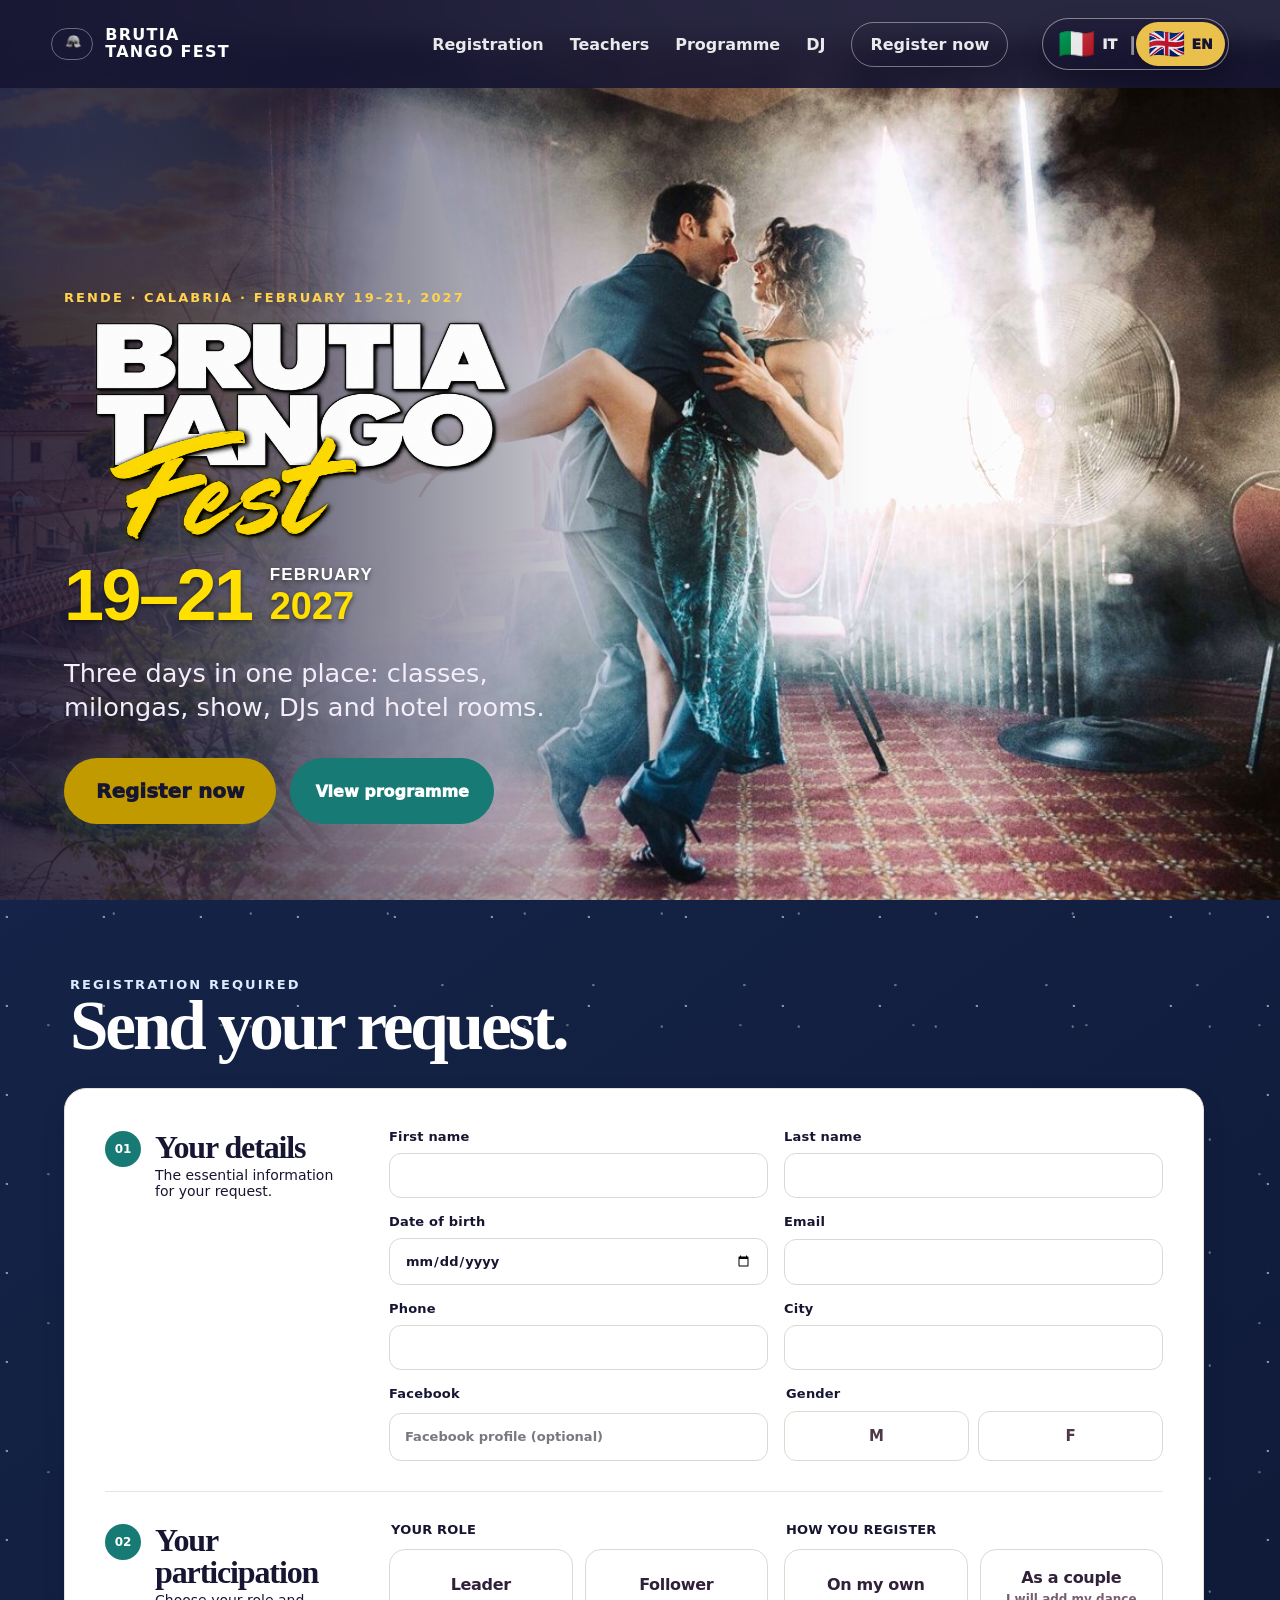
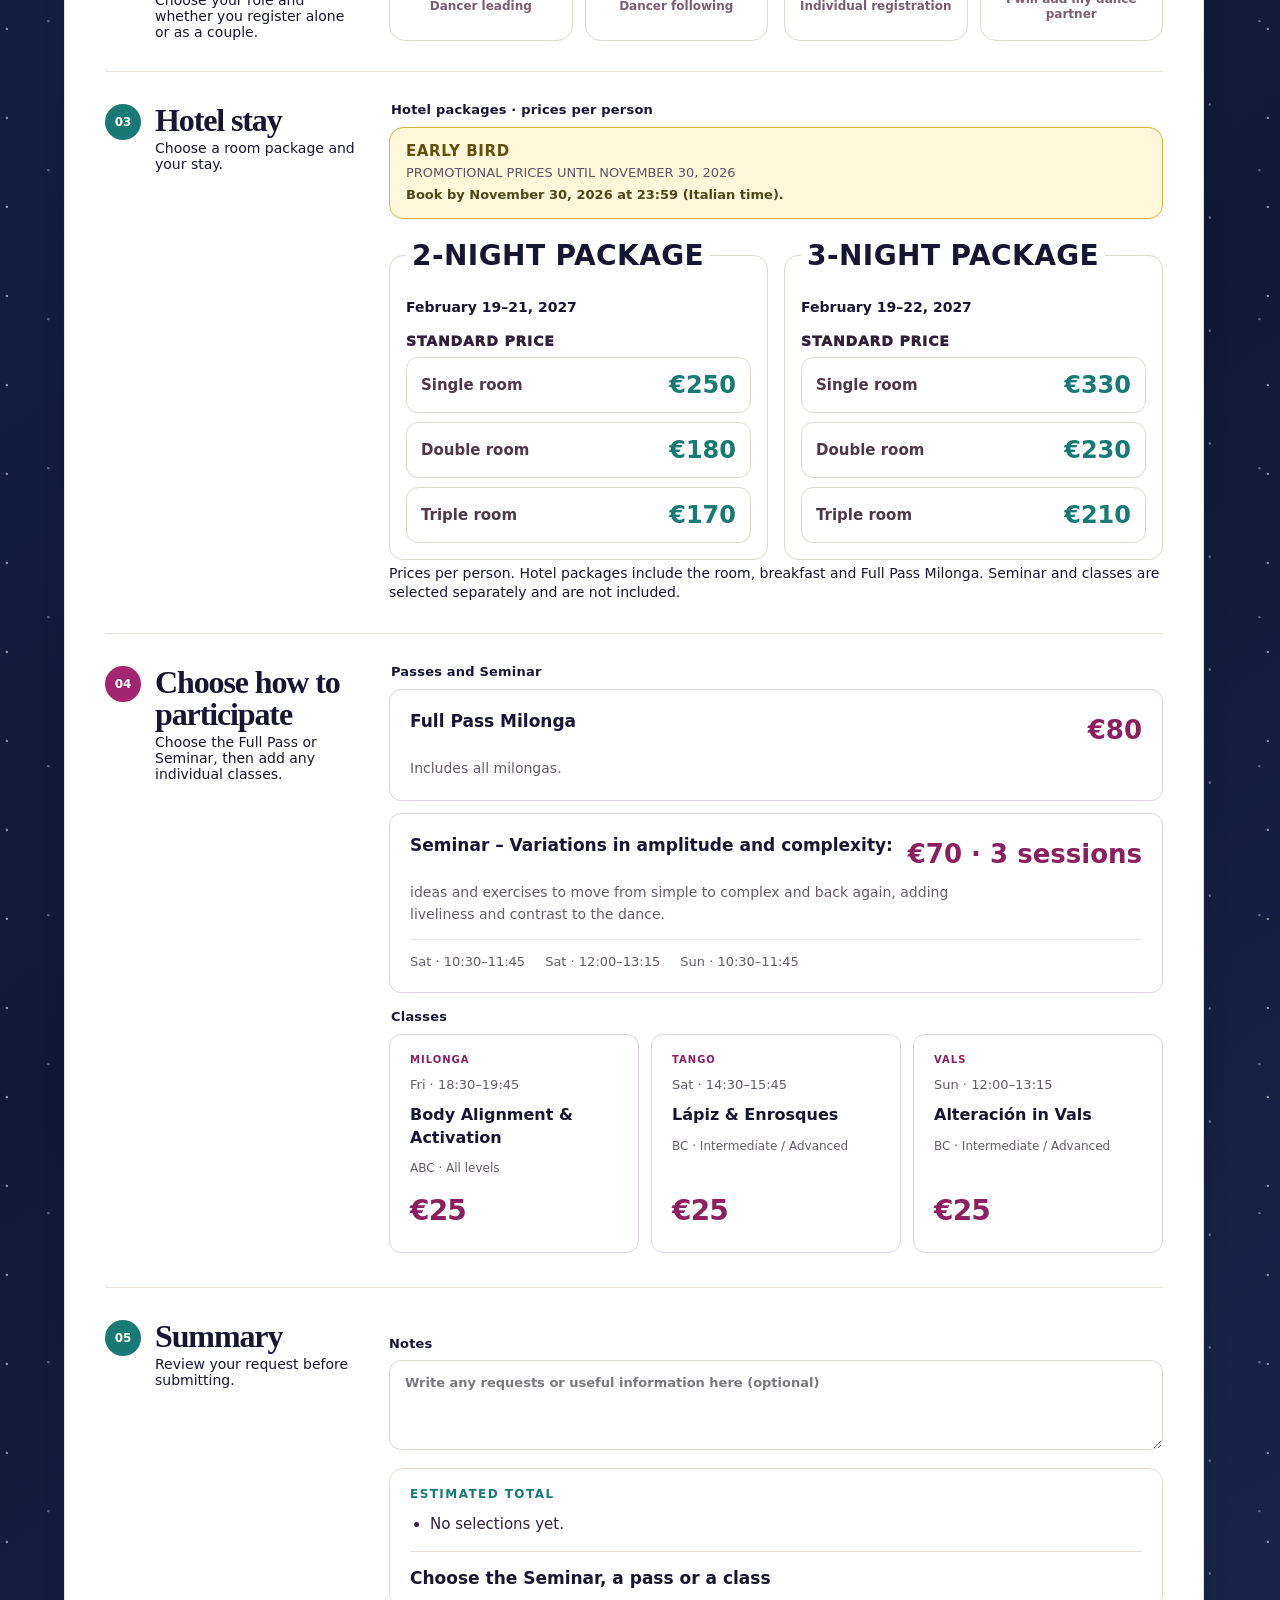
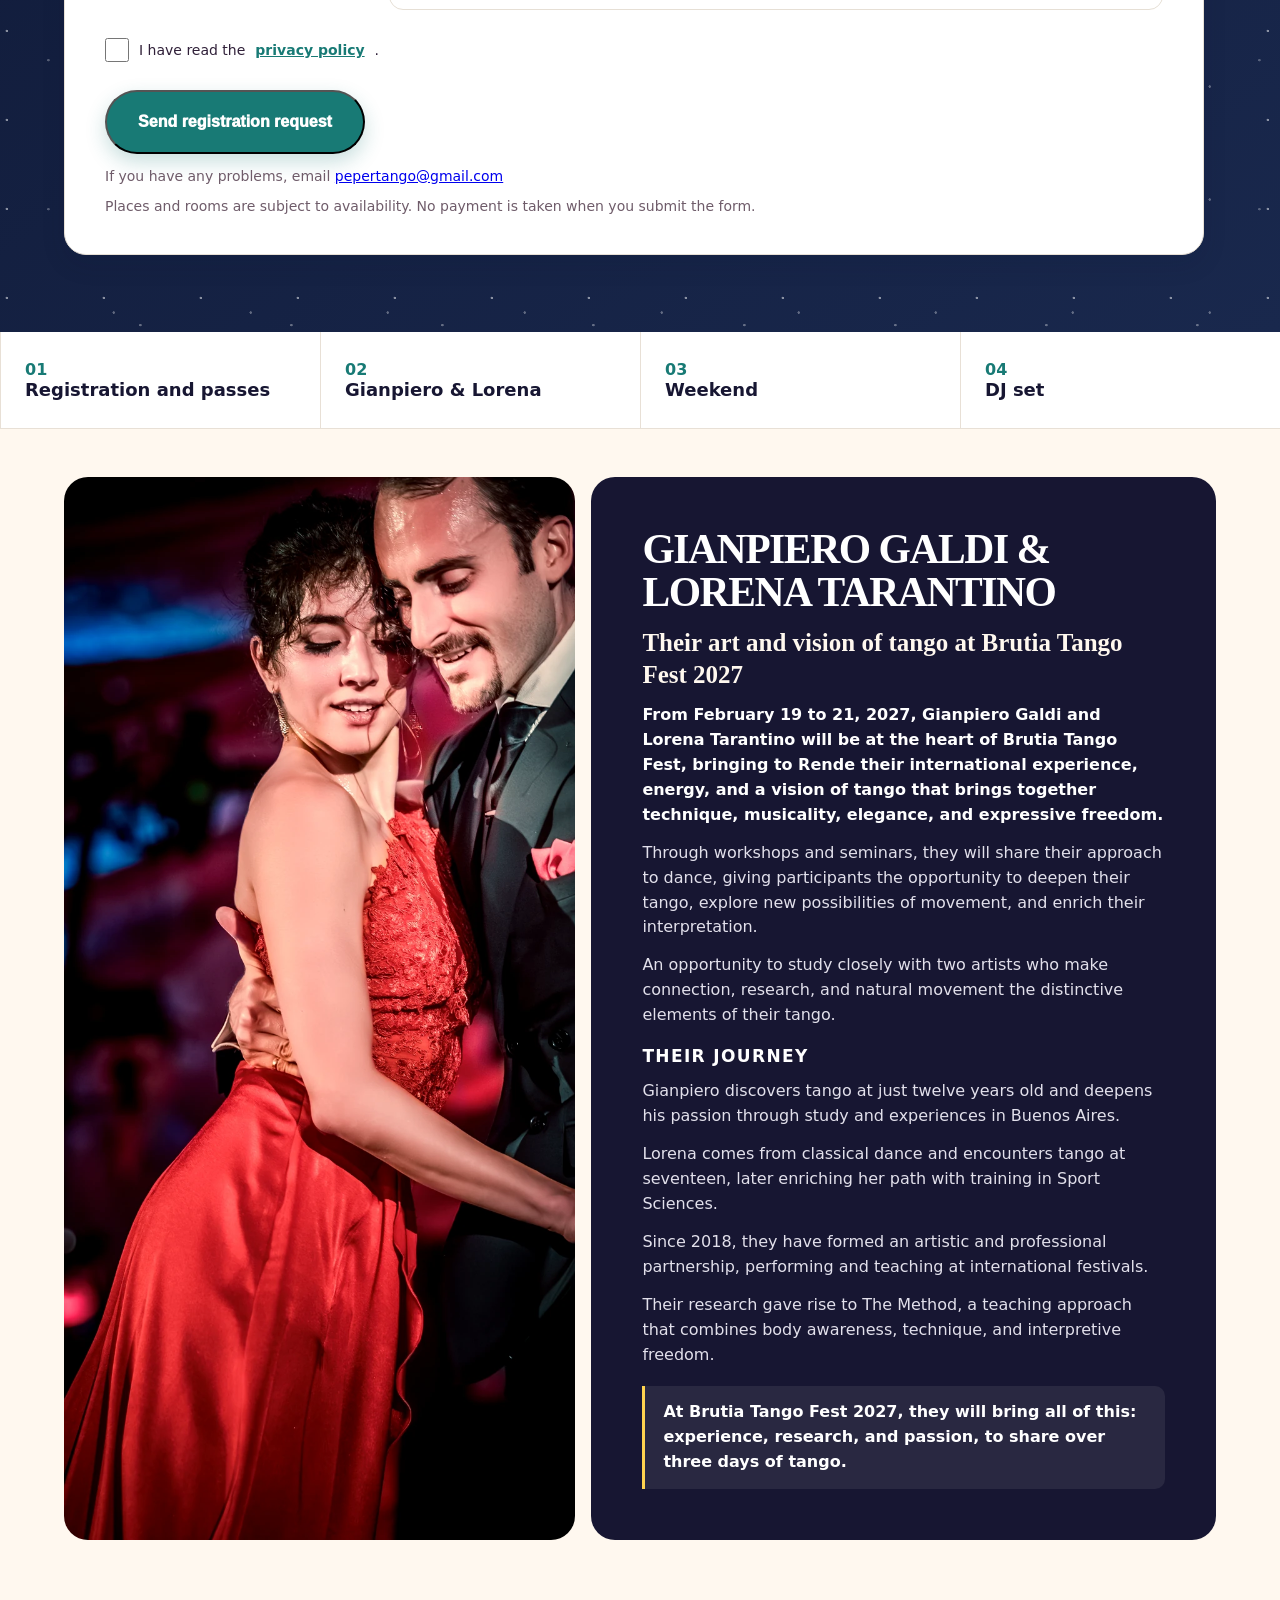
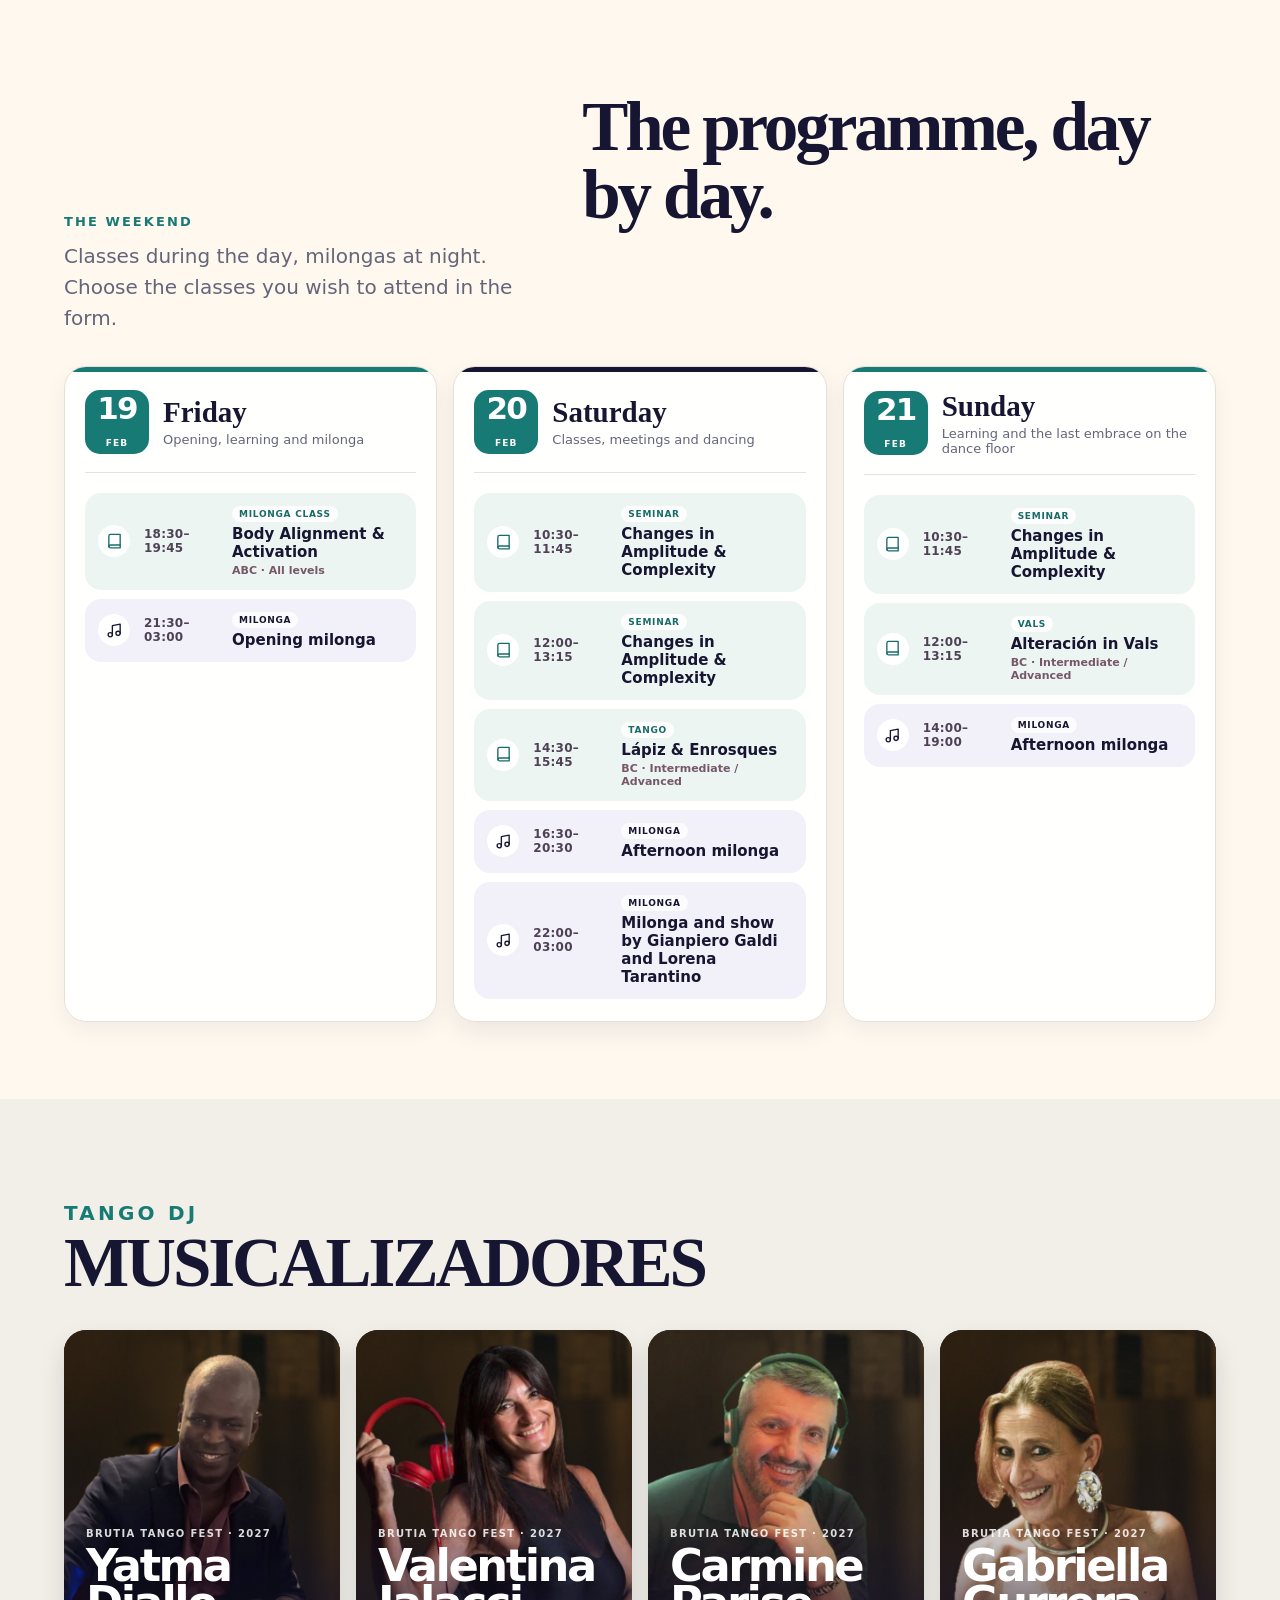
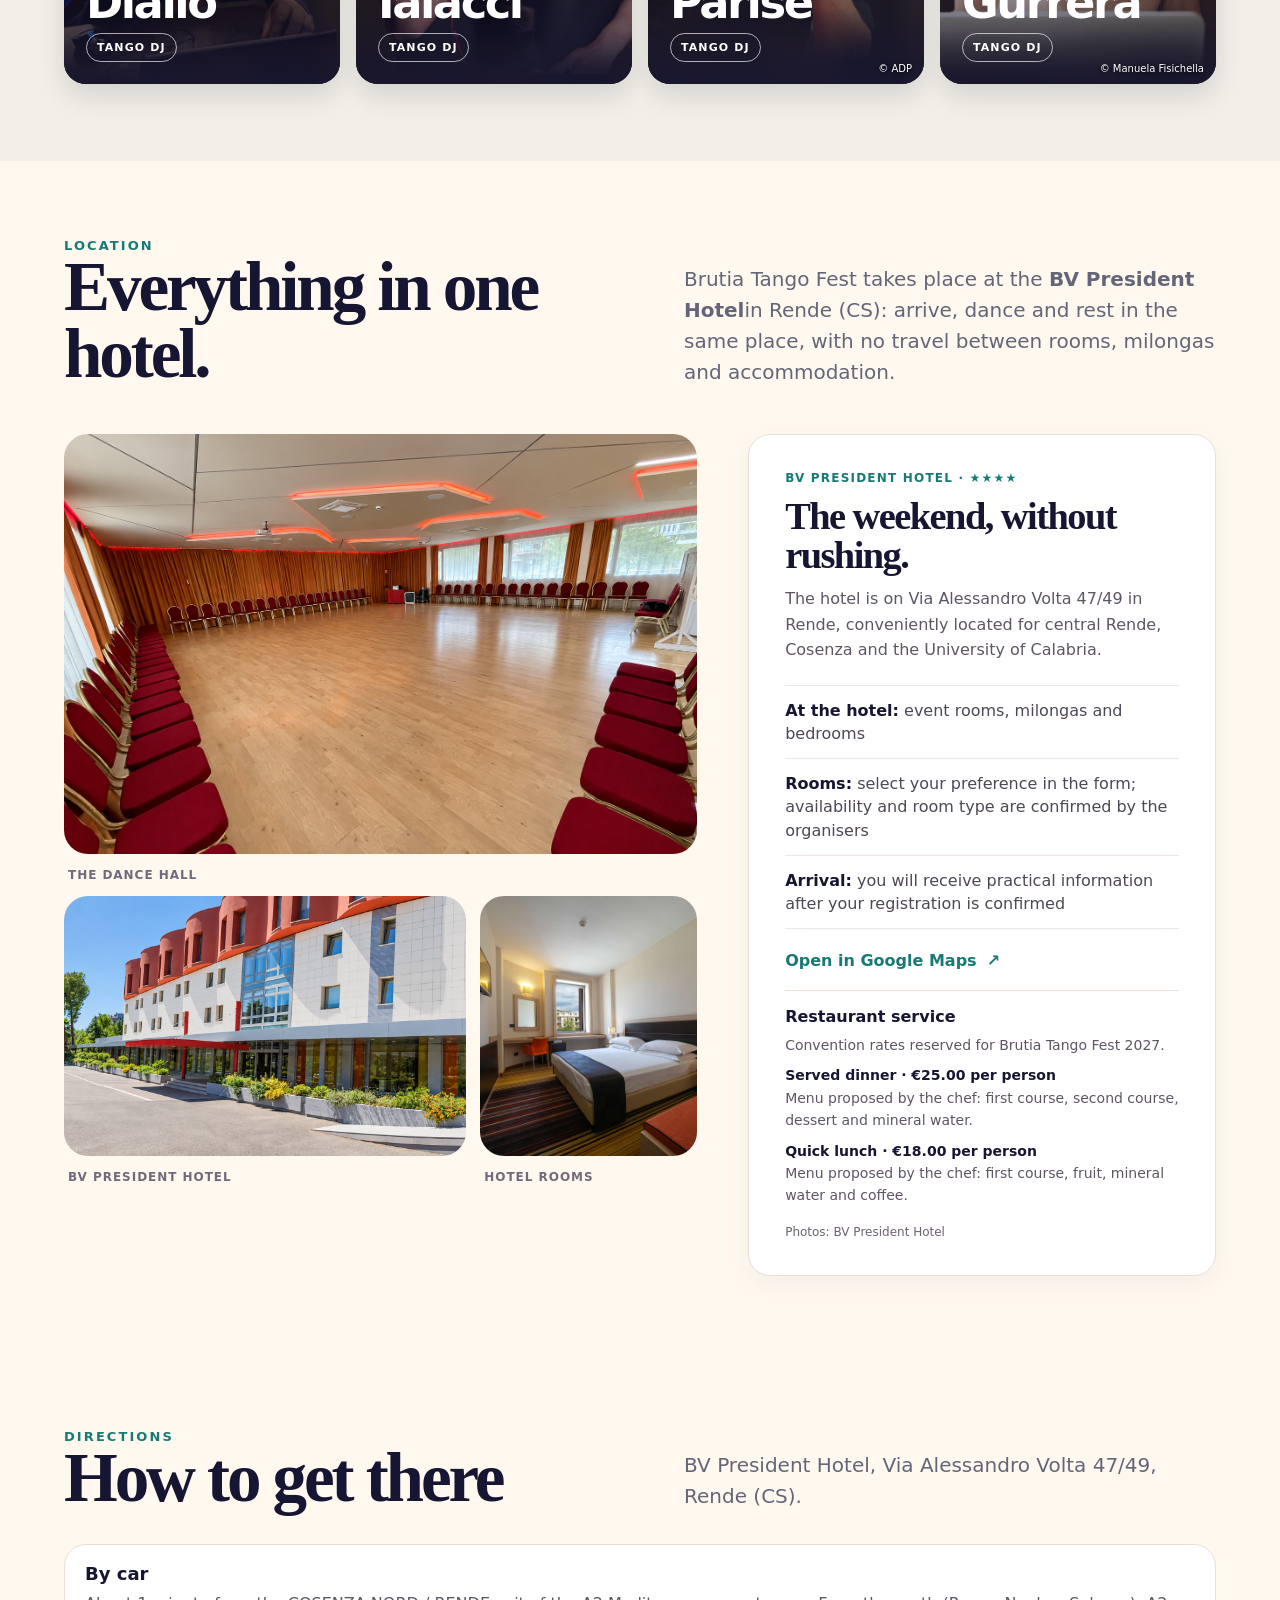
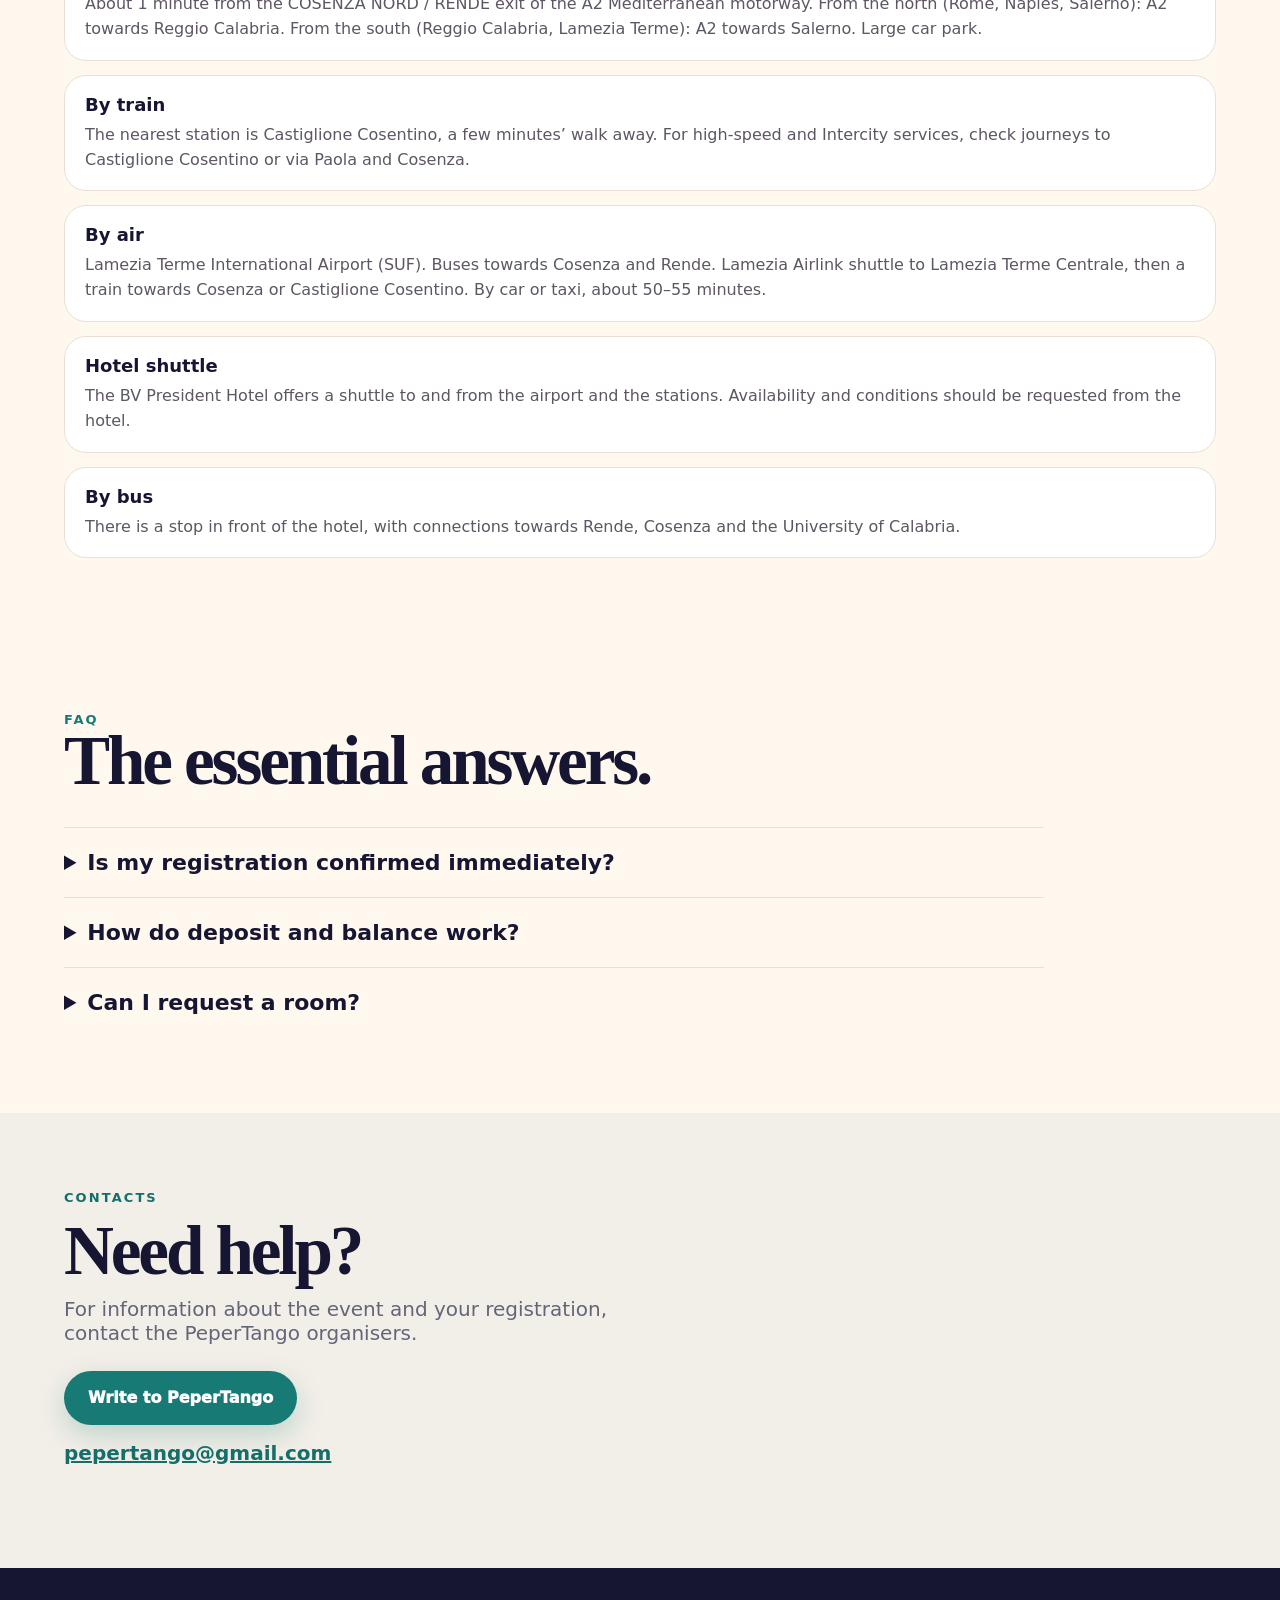
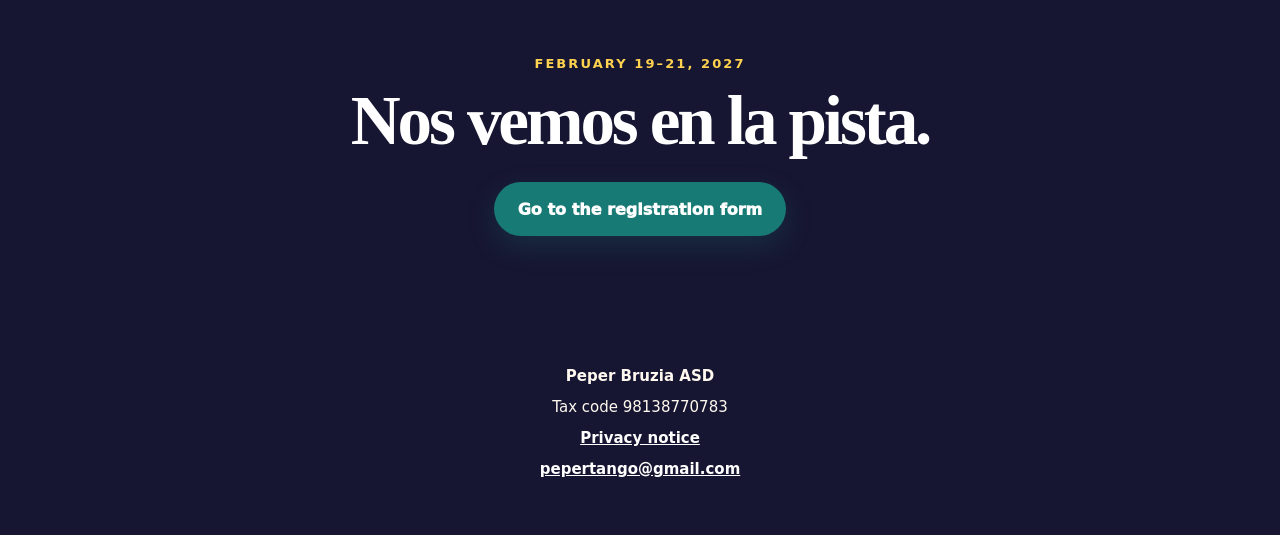
<file: en/index.html>
<!DOCTYPE html><html lang="en"><head><meta charset="UTF-8"><meta name="viewport" content="width=device-width"><title>Brutia Tango Fest — February 19–21, 2027</title><meta name="description" content="Brutia Tango Fest: Argentine tango in Rende, Italy, from February 19 to 21, 2027. Gianpiero Galdi and Lorena Tarantino, milongas, classes and accommodation at the President Hotel."><link rel="canonical" href="https://brutiatangofest27.pepertango.com/en/"><link rel="alternate" hreflang="it" href="https://brutiatangofest27.pepertango.com/"><link rel="alternate" hreflang="en" href="https://brutiatangofest27.pepertango.com/en/"><link rel="alternate" hreflang="x-default" href="https://brutiatangofest27.pepertango.com/"><meta property="og:type" content="website"><meta property="og:url" content="https://brutiatangofest27.pepertango.com/en/"><meta property="og:locale" content="en_US"><meta property="og:locale:alternate" content="it_IT"><meta property="og:title" content="Brutia Tango Fest — February 19–21, 2027"><meta property="og:description" content="Three days of tango in Rende: milongas, classes and accommodation at the President Hotel."><meta property="og:image" content="https://brutiatangofest27.pepertango.com/brutia-assets/og-1200x630.jpg"><meta property="og:image:width" content="1200"><meta property="og:image:height" content="630"><meta property="og:image:alt" content="Brutia Tango Fest 2027: Gianpiero Galdi and Lorena Tarantino at the BV President Hotel in Rende"><meta name="twitter:card" content="summary_large_image"><link rel="icon" href="/favicon-32.png" type="image/png" sizes="32x32"><link rel="apple-touch-icon" href="/apple-touch-icon.png"><link rel="stylesheet" href="/brutia-assets/mobile-photos-20261015.css"><script type="application/ld+json">{"@context":"https://schema.org","@type":"Event","@id":"https://brutiatangofest27.pepertango.com/#event","name":"Brutia Tango Fest 2027","url":"https://brutiatangofest27.pepertango.com/en/","description":"Three days in one venue: classes, milongas, shows, DJs and reserved hotel rooms.","startDate":"2027-02-19T18:30:00+01:00","endDate":"2027-02-21T19:00:00+01:00","eventAttendanceMode":"https://schema.org/OfflineEventAttendanceMode","eventStatus":"https://schema.org/EventScheduled","isAccessibleForFree":false,"location":{"@type":"Place","name":"BV President Hotel","address":{"@type":"PostalAddress","streetAddress":"Via Alessandro Volta 47/49","addressLocality":"Rende","addressRegion":"CS","addressCountry":"IT"}},"image":["https://brutiatangofest27.pepertango.com/brutia-assets/og.jpg"],"organizer":{"@type":"Organization","name":"PeperTango","url":"https://www.pepertango.com/"},"performer":[{"@type":"Person","name":"Gianpiero Galdi"},{"@type":"Person","name":"Lorena Tarantino"},{"@type":"Person","name":"Yatma Diallo"},{"@type":"Person","name":"Valentina Ialacci"},{"@type":"Person","name":"Carmine Parise"},{"@type":"Person","name":"Gabriella Gurrera"}],"offers":[{"@type":"Offer","name":"Full Pass Milonga","price":"80","priceCurrency":"EUR","url":"https://brutiatangofest27.pepertango.com/en/#registration-form","description":"Registration requests are subject to confirmation by the organisers.","availability":"https://schema.org/InStock","validFrom":"2026-10-15T20:00:00+02:00"},{"@type":"Offer","name":"Seminar — three sessions","price":"70","priceCurrency":"EUR","url":"https://brutiatangofest27.pepertango.com/en/#registration-form","description":"Registration requests are subject to confirmation by the organisers.","availability":"https://schema.org/InStock","validFrom":"2026-10-15T20:00:00+02:00"},{"@type":"Offer","name":"Milonga — Body Alignment & Activation","price":"25","priceCurrency":"EUR","url":"https://brutiatangofest27.pepertango.com/en/#registration-form","description":"Registration requests are subject to confirmation by the organisers.","availability":"https://schema.org/InStock","validFrom":"2026-10-15T20:00:00+02:00"},{"@type":"Offer","name":"Tango — Lápiz & Enrosques","price":"25","priceCurrency":"EUR","url":"https://brutiatangofest27.pepertango.com/en/#registration-form","description":"Registration requests are subject to confirmation by the organisers.","availability":"https://schema.org/InStock","validFrom":"2026-10-15T20:00:00+02:00"},{"@type":"Offer","name":"Vals — Alteración in Vals","price":"25","priceCurrency":"EUR","url":"https://brutiatangofest27.pepertango.com/en/#registration-form","description":"Registration requests are subject to confirmation by the organisers.","availability":"https://schema.org/InStock","validFrom":"2026-10-15T20:00:00+02:00"}]}</script><style>#btf-analytics-controls[data-astro-cid-fg2vtww3]{z-index:10000;pointer-events:none;color:#191919;font:14px/1.4 system-ui;position:fixed;bottom:12px;left:12px;right:12px}section[data-astro-cid-fg2vtww3]{pointer-events:auto;background:#fff;border:1px solid #ddd;border-radius:12px;max-width:540px;padding:14px;box-shadow:0 3px 18px #0002}p[data-astro-cid-fg2vtww3]{margin:0 0 10px}a[data-astro-cid-fg2vtww3]{color:#9d1765}button[data-astro-cid-fg2vtww3]{font:inherit;cursor:pointer;color:#831353;pointer-events:auto;background:#fff;border:1px solid #9d1765;border-radius:24px;padding:9px 16px}section[data-astro-cid-fg2vtww3] div[data-astro-cid-fg2vtww3]{gap:10px;display:flex}button[data-astro-cid-fg2vtww3]:focus-visible{outline-offset:3px;outline:3px solid #252525}[data-astro-cid-fg2vtww3][hidden]{display:none!important}html{scroll-behavior:smooth}body{min-width:320px;margin:0}*,:before,:after{box-sizing:border-box}img{max-width:100%}
</style><link rel="stylesheet" href="/_astro/BrutiaFest.hero-27ab9de32b.css"><link rel="stylesheet" href="/brutia-assets/registration-cards-20261026.css"><link rel="stylesheet" href="/brutia-assets/homepage-lettering-20261026.css"><link rel="stylesheet" href="/brutia-assets/dj-lineup-20261102.css?v=20261104"><link rel="stylesheet" href="/brutia-assets/site-corrections.css"></head><body><header class="site-nav" data-astro-cid-n4sz6m7g><a href="#top" class="brand" aria-label="Brutia Tango Fest, torna all’inizio" data-astro-cid-n4sz6m7g><img src="/brutia-assets/elmo-brutio.png" alt="Elmo brutio" data-astro-cid-n4sz6m7g><span data-astro-cid-n4sz6m7g>Brutia<br data-astro-cid-n4sz6m7g>Tango Fest</span></a><nav aria-label="Navigazione principale" data-astro-cid-n4sz6m7g><a href="#registration-form" data-astro-cid-n4sz6m7g>Iscrizione</a><a href="#maestri" data-astro-cid-n4sz6m7g>Maestri</a><a href="#programma" data-astro-cid-n4sz6m7g>Programma</a><a href="#dj" data-astro-cid-n4sz6m7g>DJ</a><a class="nav-cta" href="#registration-form" data-astro-cid-n4sz6m7g>Iscriviti ora</a><span class="language-switcher" aria-label="IT / EN" data-astro-cid-n4sz6m7g><a data-language-link href="/" hreflang="it" lang="it" data-astro-cid-n4sz6m7g><span class="language-flag" aria-hidden="true" data-astro-cid-n4sz6m7g>🇮🇹</span><span data-astro-cid-n4sz6m7g>IT</span></a><span class="language-divider" aria-hidden="true" data-astro-cid-n4sz6m7g>|</span><a data-language-link class="active" aria-current="page" href="/en/" hreflang="en" lang="en" data-astro-cid-n4sz6m7g><span class="language-flag" aria-hidden="true" data-astro-cid-n4sz6m7g>🇬🇧</span><span data-astro-cid-n4sz6m7g>EN</span></a></span></nav></header><main id="top" data-astro-cid-n4sz6m7g><section class="hero" data-astro-cid-n4sz6m7g><img class="hero-img" src="/brutia-assets/hero-sunset-composite-20261013.jpg" alt="Gianpiero Galdi e Lorena Tarantino in un passo di tango" data-astro-cid-n4sz6m7g><div class="hero-shade" data-astro-cid-n4sz6m7g></div><div class="hero-content" data-astro-cid-n4sz6m7g><p class="kicker" data-astro-cid-n4sz6m7g>Rende · Calabria · 19—21 febbraio 2027</p><h1 data-astro-cid-n4sz6m7g><img class="hero-wordmark" src="/brutia-assets/homepage-lettering-20261026.png" width="1774" height="887" alt="Brutia Tango Fest" fetchpriority="high" decoding="async" data-astro-cid-n4sz6m7g></h1><p class="hero-date"><span class="hero-date-range">19–21</span><span class="hero-date-detail"><span class="hero-date-month" lang="it">Febbraio</span><span class="hero-date-month" lang="en">February</span><strong>2027</strong></span></p><p class="lead" data-astro-cid-n4sz6m7g>Tre giorni nello stesso luogo: lezioni, milonghe, show, DJ e camere in allotment.</p><div class="hero-actions" data-astro-cid-n4sz6m7g><a class="btn primary" href="#registration-form" data-astro-cid-n4sz6m7g>Iscriviti ora</a><a class="btn ghost" href="#programma" data-astro-cid-n4sz6m7g>Vedi programma</a></div></div></section><section class="section registration-form" id="registration-form" data-astro-cid-n4sz6m7g><div class="section-head" data-astro-cid-n4sz6m7g><div data-astro-cid-n4sz6m7g><p class="kicker dark" data-astro-cid-n4sz6m7g>Iscrizione obbligatoria</p><h2 data-astro-cid-n4sz6m7g>Invia la tua richiesta.</h2></div></div><form name="brutia-iscrizione" method="post" action="https://script.google.com/macros/s/AKfycbxqhZUlsBqvT2Mk3oyQ7wVM3ZN_C7s2sprtl4zrTvplLwYQecTpa5o4LdqpSfXaWNgO4Q/exec" class="booking-form" data-astro-cid-n4sz6m7g><input type="hidden" name="form-name" value="brutia-iscrizione" data-astro-cid-n4sz6m7g><input type="hidden" name="lezioni_selezionate" id="selected-lessons" value="" data-astro-cid-n4sz6m7g><input type="hidden" name="browser_form" value="1" data-astro-cid-n4sz6m7g><input type="hidden" name="return_path" value="/en/grazie" data-astro-cid-n4sz6m7g><input type="hidden" name="payload" id="registration-payload" value="" data-astro-cid-n4sz6m7g><p class="hidden" data-astro-cid-n4sz6m7g><label data-astro-cid-n4sz6m7g>Non compilare questo campo <input name="company" tabindex="-1" autocomplete="off" data-astro-cid-n4sz6m7g></label></p><div class="registration-opening-notice" id="registration-opening-notice" hidden role="status" aria-live="polite" data-astro-cid-n4sz6m7g><span id="registration-opening-status" data-astro-cid-n4sz6m7g>Registration is not open yet.</span></div><section class="form-section" data-astro-cid-n4sz6m7g><div class="form-section-head" data-astro-cid-n4sz6m7g><span data-astro-cid-n4sz6m7g>01</span><div data-astro-cid-n4sz6m7g><h3 data-astro-cid-n4sz6m7g>I tuoi dati</h3><p data-astro-cid-n4sz6m7g>Le informazioni essenziali per la tua richiesta.</p></div></div><div class="form-grid" data-astro-cid-n4sz6m7g><label data-astro-cid-n4sz6m7g>Nome <input name="nome" autocomplete="given-name" required data-astro-cid-n4sz6m7g></label><label data-astro-cid-n4sz6m7g>Cognome <input name="cognome" autocomplete="family-name" required data-astro-cid-n4sz6m7g></label><label data-astro-cid-n4sz6m7g>Data di nascita <input name="data_nascita" type="date" required data-astro-cid-n4sz6m7g></label><label data-astro-cid-n4sz6m7g>Email <input name="email" type="email" autocomplete="email" required data-astro-cid-n4sz6m7g></label><label data-astro-cid-n4sz6m7g>Telefono <input name="telefono" type="tel" autocomplete="tel" required data-astro-cid-n4sz6m7g></label><label data-astro-cid-n4sz6m7g>Città <input name="citta" autocomplete="address-level2" required data-astro-cid-n4sz6m7g></label><label data-astro-cid-n4sz6m7g>Facebook <input name="facebook" type="text" placeholder="Profilo Facebook (facoltativo)" data-astro-cid-n4sz6m7g></label><fieldset class="choice-group" data-astro-cid-n4sz6m7g><legend data-astro-cid-n4sz6m7g>Genere</legend><div class="choice-row" data-astro-cid-n4sz6m7g><label data-astro-cid-n4sz6m7g><input name="genere" type="radio" value="M" required data-astro-cid-n4sz6m7g><span data-astro-cid-n4sz6m7g>M</span></label><label data-astro-cid-n4sz6m7g><input name="genere" type="radio" value="F" data-astro-cid-n4sz6m7g><span data-astro-cid-n4sz6m7g>F</span></label></div></fieldset></div></section><section class="form-section" data-astro-cid-n4sz6m7g><div class="form-section-head" data-astro-cid-n4sz6m7g><span data-astro-cid-n4sz6m7g>02</span><div data-astro-cid-n4sz6m7g><h3 data-astro-cid-n4sz6m7g>La tua partecipazione</h3><p data-astro-cid-n4sz6m7g>Indica il tuo ruolo e se ti iscrivi da solo/a o in coppia.</p></div></div><div class="form-grid" data-astro-cid-n4sz6m7g><fieldset class="choice-group participation-choice" data-astro-cid-n4sz6m7g><legend data-astro-cid-n4sz6m7g>YOUR ROLE</legend><div class="choice-row" data-astro-cid-n4sz6m7g><label data-astro-cid-n4sz6m7g><input name="ruolo" type="radio" value="Leader" required data-astro-cid-n4sz6m7g><span data-astro-cid-n4sz6m7g><b data-astro-cid-n4sz6m7g>Leader</b><small data-astro-cid-n4sz6m7g>Dancer leading</small></span></label><label data-astro-cid-n4sz6m7g><input name="ruolo" type="radio" value="Follower" data-astro-cid-n4sz6m7g><span data-astro-cid-n4sz6m7g><b data-astro-cid-n4sz6m7g>Follower</b><small data-astro-cid-n4sz6m7g>Dancer following</small></span></label></div></fieldset><fieldset class="choice-group participation-choice" data-astro-cid-n4sz6m7g><legend data-astro-cid-n4sz6m7g>HOW YOU REGISTER</legend><div class="choice-row" data-astro-cid-n4sz6m7g><label data-astro-cid-n4sz6m7g><input name="tipo_iscrizione" type="radio" value="singola" required data-astro-cid-n4sz6m7g><span data-astro-cid-n4sz6m7g><b data-astro-cid-n4sz6m7g>On my own</b><small data-astro-cid-n4sz6m7g>Individual registration</small></span></label><label data-astro-cid-n4sz6m7g><input name="tipo_iscrizione" type="radio" value="coppia" data-astro-cid-n4sz6m7g><span data-astro-cid-n4sz6m7g><b data-astro-cid-n4sz6m7g>As a couple</b><small data-astro-cid-n4sz6m7g>I will add my dance partner</small></span></label></div></fieldset><label class="partner-field" hidden data-astro-cid-n4sz6m7g>Dance partner <input name="partner_ballo" id="dance-partner" autocomplete="name" disabled data-astro-cid-n4sz6m7g></label></div></section><section class="form-section" data-astro-cid-n4sz6m7g><div class="form-section-head" data-astro-cid-n4sz6m7g><span data-astro-cid-n4sz6m7g>03</span><div data-astro-cid-n4sz6m7g><h3 data-astro-cid-n4sz6m7g>Hotel stay</h3><p data-astro-cid-n4sz6m7g>Choose a room package and your stay.</p></div></div><div class="form-grid" data-astro-cid-n4sz6m7g><fieldset class="choice-group full" data-astro-cid-n4sz6m7g><legend data-astro-cid-n4sz6m7g>Hotel packages · prices per person</legend><div class="hotel-offer-notice" data-astro-cid-n4sz6m7g><strong data-astro-cid-n4sz6m7g>EARLY BIRD</strong><span data-astro-cid-n4sz6m7g>PROMOTIONAL PRICES UNTIL NOVEMBER 30, 2026</span><small data-astro-cid-n4sz6m7g>Book by November 30, 2026 at 23:59 (Italian time).</small></div><fieldset class="choice-group full no-room-choice" hidden style="display: none" aria-label="No hotel stay" data-astro-cid-n4sz6m7g><div class="choice-cards room-cards" data-astro-cid-n4sz6m7g><label data-astro-cid-n4sz6m7g><input name="camera" type="radio" value="Nessuna richiesta" checked data-astro-cid-n4sz6m7g><span data-astro-cid-n4sz6m7g><b data-astro-cid-n4sz6m7g>No room request</b><small data-astro-cid-n4sz6m7g>Full Pass Milonga — €80</small><small data-astro-cid-n4sz6m7g>Includes all milongas.</small></span></label></div></fieldset><div class="hotel-stay-cards" data-astro-cid-n4sz6m7g><fieldset class="hotel-stay-card" data-astro-cid-n4sz6m7g><legend data-astro-cid-n4sz6m7g>2-NIGHT PACKAGE</legend><p class="hotel-stay-dates" data-astro-cid-n4sz6m7g>February 19–21, 2027</p><div class="hotel-price-tier" data-price-tier="early" data-astro-cid-n4sz6m7g><h4 data-astro-cid-n4sz6m7g>EARLY BIRD</h4><div class="choice-cards room-cards hotel-package-options" data-astro-cid-n4sz6m7g><label class="hotel-package-card" data-astro-cid-n4sz6m7g><input class="hotel-package-choice" name="camera" type="radio" value="Singola" data-hotel-nights="2" data-price-tier="early" data-package-price="220" data-astro-cid-n4sz6m7g><span data-astro-cid-n4sz6m7g><b data-astro-cid-n4sz6m7g>Single room</b><strong data-astro-cid-n4sz6m7g>€220</strong></span></label><label class="hotel-package-card" data-astro-cid-n4sz6m7g><input class="hotel-package-choice" name="camera" type="radio" value="Doppia" data-hotel-nights="2" data-price-tier="early" data-package-price="150" data-astro-cid-n4sz6m7g><span data-astro-cid-n4sz6m7g><b data-astro-cid-n4sz6m7g>Double room</b><strong data-astro-cid-n4sz6m7g>€150</strong></span></label><label class="hotel-package-card" data-astro-cid-n4sz6m7g><input class="hotel-package-choice" name="camera" type="radio" value="Tripla" data-hotel-nights="2" data-price-tier="early" data-package-price="140" data-astro-cid-n4sz6m7g><span data-astro-cid-n4sz6m7g><b data-astro-cid-n4sz6m7g>Triple room</b><strong data-astro-cid-n4sz6m7g>€140</strong></span></label></div></div><div class="hotel-price-tier" data-price-tier="standard" data-astro-cid-n4sz6m7g><h4 data-astro-cid-n4sz6m7g>STANDARD PRICE</h4><div class="choice-cards room-cards hotel-package-options" data-astro-cid-n4sz6m7g><label class="hotel-package-card" data-astro-cid-n4sz6m7g><input class="hotel-package-choice" name="camera" type="radio" value="Singola" data-hotel-nights="2" data-price-tier="standard" data-package-price="250" data-astro-cid-n4sz6m7g><span data-astro-cid-n4sz6m7g><b data-astro-cid-n4sz6m7g>Single room</b><strong data-astro-cid-n4sz6m7g>€250</strong></span></label><label class="hotel-package-card" data-astro-cid-n4sz6m7g><input class="hotel-package-choice" name="camera" type="radio" value="Doppia" data-hotel-nights="2" data-price-tier="standard" data-package-price="180" data-astro-cid-n4sz6m7g><span data-astro-cid-n4sz6m7g><b data-astro-cid-n4sz6m7g>Double room</b><strong data-astro-cid-n4sz6m7g>€180</strong></span></label><label class="hotel-package-card" data-astro-cid-n4sz6m7g><input class="hotel-package-choice" name="camera" type="radio" value="Tripla" data-hotel-nights="2" data-price-tier="standard" data-package-price="170" data-astro-cid-n4sz6m7g><span data-astro-cid-n4sz6m7g><b data-astro-cid-n4sz6m7g>Triple room</b><strong data-astro-cid-n4sz6m7g>€170</strong></span></label></div></div></fieldset><fieldset class="hotel-stay-card" data-astro-cid-n4sz6m7g><legend data-astro-cid-n4sz6m7g>3-NIGHT PACKAGE</legend><p class="hotel-stay-dates" data-astro-cid-n4sz6m7g>February 19–22, 2027</p><div class="hotel-price-tier" data-price-tier="early" data-astro-cid-n4sz6m7g><h4 data-astro-cid-n4sz6m7g>EARLY BIRD</h4><div class="choice-cards room-cards hotel-package-options" data-astro-cid-n4sz6m7g><label class="hotel-package-card" data-astro-cid-n4sz6m7g><input class="hotel-package-choice" name="camera" type="radio" value="Singola" data-hotel-nights="3" data-price-tier="early" data-package-price="300" data-astro-cid-n4sz6m7g><span data-astro-cid-n4sz6m7g><b data-astro-cid-n4sz6m7g>Single room</b><strong data-astro-cid-n4sz6m7g>€300</strong></span></label><label class="hotel-package-card" data-astro-cid-n4sz6m7g><input class="hotel-package-choice" name="camera" type="radio" value="Doppia" data-hotel-nights="3" data-price-tier="early" data-package-price="200" data-astro-cid-n4sz6m7g><span data-astro-cid-n4sz6m7g><b data-astro-cid-n4sz6m7g>Double room</b><strong data-astro-cid-n4sz6m7g>€200</strong></span></label><label class="hotel-package-card" data-astro-cid-n4sz6m7g><input class="hotel-package-choice" name="camera" type="radio" value="Tripla" data-hotel-nights="3" data-price-tier="early" data-package-price="180" data-astro-cid-n4sz6m7g><span data-astro-cid-n4sz6m7g><b data-astro-cid-n4sz6m7g>Triple room</b><strong data-astro-cid-n4sz6m7g>€180</strong></span></label></div></div><div class="hotel-price-tier" data-price-tier="standard" data-astro-cid-n4sz6m7g><h4 data-astro-cid-n4sz6m7g>STANDARD PRICE</h4><div class="choice-cards room-cards hotel-package-options" data-astro-cid-n4sz6m7g><label class="hotel-package-card" data-astro-cid-n4sz6m7g><input class="hotel-package-choice" name="camera" type="radio" value="Singola" data-hotel-nights="3" data-price-tier="standard" data-package-price="330" data-astro-cid-n4sz6m7g><span data-astro-cid-n4sz6m7g><b data-astro-cid-n4sz6m7g>Single room</b><strong data-astro-cid-n4sz6m7g>€330</strong></span></label><label class="hotel-package-card" data-astro-cid-n4sz6m7g><input class="hotel-package-choice" name="camera" type="radio" value="Doppia" data-hotel-nights="3" data-price-tier="standard" data-package-price="230" data-astro-cid-n4sz6m7g><span data-astro-cid-n4sz6m7g><b data-astro-cid-n4sz6m7g>Double room</b><strong data-astro-cid-n4sz6m7g>€230</strong></span></label><label class="hotel-package-card" data-astro-cid-n4sz6m7g><input class="hotel-package-choice" name="camera" type="radio" value="Tripla" data-hotel-nights="3" data-price-tier="standard" data-package-price="210" data-astro-cid-n4sz6m7g><span data-astro-cid-n4sz6m7g><b data-astro-cid-n4sz6m7g>Triple room</b><strong data-astro-cid-n4sz6m7g>€210</strong></span></label></div></div></fieldset></div><p class="hotel-pricing-note" data-astro-cid-n4sz6m7g>Prices per person. Hotel packages include the room, breakfast and Full Pass Milonga. Seminar and classes are selected separately and are not included.</p></fieldset><fieldset class="hotel-dates-field full" hidden data-astro-cid-n4sz6m7g><legend data-astro-cid-n4sz6m7g>Stay dates</legend><input name="data_arrivo" type="hidden" value="2027-02-19" disabled data-astro-cid-n4sz6m7g><input name="data_partenza" type="hidden" value="2027-02-21" disabled data-astro-cid-n4sz6m7g><small class="date-help" data-astro-cid-n4sz6m7g>Arrival: February 19, 2027. Departure depends on the selected 2- or 3-night package.</small><p id="hotel-date-error" role="alert" data-astro-cid-n4sz6m7g></p></fieldset><fieldset class="choice-group full sharing-field" data-astro-cid-n4sz6m7g><legend data-astro-cid-n4sz6m7g>Room sharing</legend><div class="choice-cards" data-astro-cid-n4sz6m7g><label data-astro-cid-n4sz6m7g><input name="condivisione" type="radio" value="Compagno/a di camera" data-astro-cid-n4sz6m7g><span data-astro-cid-n4sz6m7g>I have a roommate</span></label><label data-astro-cid-n4sz6m7g><input name="condivisione" type="radio" value="Cerco compagno/a di camera" data-astro-cid-n4sz6m7g><span data-astro-cid-n4sz6m7g>I am looking for a roommate</span></label></div></fieldset><label class="room-partner-field" hidden data-astro-cid-n4sz6m7g>Roommate name <input name="partner_camera" id="room-partner" autocomplete="name" disabled data-astro-cid-n4sz6m7g></label><label class="room-partner-second-field" hidden data-astro-cid-n4sz6m7g>Second roommate name <input name="partner_camera_2" id="room-partner-2" autocomplete="name" disabled data-astro-cid-n4sz6m7g></label></div></section><section class="form-section participation-section" data-astro-cid-n4sz6m7g><div class="form-section-head" data-astro-cid-n4sz6m7g><span data-astro-cid-n4sz6m7g>04</span><div data-astro-cid-n4sz6m7g><h3 data-astro-cid-n4sz6m7g>Choose how to participate</h3><p data-astro-cid-n4sz6m7g>Choose the Full Pass or Seminar, then add any individual classes.</p></div></div><div class="form-grid" data-astro-cid-n4sz6m7g><fieldset class="choice-group full" data-astro-cid-n4sz6m7g><legend data-astro-cid-n4sz6m7g>Passes and Seminar</legend><div class="choice-cards package-cards" data-astro-cid-n4sz6m7g><label data-astro-cid-n4sz6m7g><input name="pacchetto" type="checkbox" value="Full Pass Milonga" data-price="80" data-astro-cid-n4sz6m7g><span data-astro-cid-n4sz6m7g><b data-astro-cid-n4sz6m7g>Full Pass Milonga</b><small data-astro-cid-n4sz6m7g>€80</small><small data-astro-cid-n4sz6m7g>Includes all milongas.</small></span></label><label class="seminar-package-card" data-astro-cid-n4sz6m7g><input name="pacchetto" type="checkbox" value="Seminario" data-price="70" data-astro-cid-n4sz6m7g><span data-astro-cid-n4sz6m7g><b data-astro-cid-n4sz6m7g>Seminario – Variazioni di ampiezza e complessità:</b><small data-astro-cid-n4sz6m7g>idee ed esercizi per passare dal semplice al complesso e viceversa, dando vivacità e contrasto al ballo.</small><small data-astro-cid-n4sz6m7g>€70 · 3 incontri</small><em class="seminar-schedule" data-astro-cid-n4sz6m7g><span data-astro-cid-n4sz6m7g>Sab · 10:30–11:45</span><span data-astro-cid-n4sz6m7g>Sab · 12:00–13:15</span><span data-astro-cid-n4sz6m7g>Dom · 10:30–11:45</span></em></span></label></div></fieldset><fieldset class="choice-group full lesson-choice-field" data-astro-cid-n4sz6m7g><legend data-astro-cid-n4sz6m7g>Lezioni</legend><div class="choice-cards lesson-cards" data-astro-cid-n4sz6m7g><label data-astro-cid-n4sz6m7g><input name="lezioni" type="checkbox" value="Venerdì 18:30–19:45 · Milonga: Body Alignment &amp; Activation · ABC" data-astro-cid-n4sz6m7g><span data-astro-cid-n4sz6m7g><small class="lesson-time" data-astro-cid-n4sz6m7g>Ven · 18:30–19:45</small><i class="lesson-kind milonga-kind" data-astro-cid-n4sz6m7g>Milonga</i><b data-astro-cid-n4sz6m7g>Body Alignment &amp; Activation</b><em class="lesson-level" data-astro-cid-n4sz6m7g>ABC · Tutti i livelli</em><em class="lesson-price" data-astro-cid-n4sz6m7g>€25</em></span></label><label data-astro-cid-n4sz6m7g><input name="lezioni" type="checkbox" value="Sabato 14:30–15:45 · Tango: Lápiz &amp; Enrosques · BC" data-astro-cid-n4sz6m7g><span data-astro-cid-n4sz6m7g><small class="lesson-time" data-astro-cid-n4sz6m7g>Sab · 14:30–15:45</small><i class="lesson-kind tango-kind" data-astro-cid-n4sz6m7g>Tango</i><b data-astro-cid-n4sz6m7g>Lápiz &amp; Enrosques</b><em class="lesson-level" data-astro-cid-n4sz6m7g>BC · Intermedio / Avanzato</em><em class="lesson-price" data-astro-cid-n4sz6m7g>€25</em></span></label><label data-astro-cid-n4sz6m7g><input name="lezioni" type="checkbox" value="Domenica 12:00–13:15 · Vals: Alteración in Vals · BC" data-astro-cid-n4sz6m7g><span data-astro-cid-n4sz6m7g><small class="lesson-time" data-astro-cid-n4sz6m7g>Dom · 12:00–13:15</small><i class="lesson-kind vals-kind" data-astro-cid-n4sz6m7g>Vals</i><b data-astro-cid-n4sz6m7g>Alteración in Vals</b><em class="lesson-level" data-astro-cid-n4sz6m7g>BC · Intermedio / Avanzato</em><em class="lesson-price" data-astro-cid-n4sz6m7g>€25</em></span></label></div><p id="registration-choice-error" role="alert" data-astro-cid-n4sz6m7g></p></fieldset></div></section><section class="form-section" data-astro-cid-n4sz6m7g><div class="form-section-head" data-astro-cid-n4sz6m7g><span data-astro-cid-n4sz6m7g>05</span><div data-astro-cid-n4sz6m7g><h3 data-astro-cid-n4sz6m7g>Riepilogo</h3><p data-astro-cid-n4sz6m7g>Controlla la richiesta prima di inviarla.</p></div></div><label class="wide" data-astro-cid-n4sz6m7g>Note <textarea name="note" rows="4" placeholder="Scrivi qui eventuali richieste o informazioni utili (facoltativo)" data-astro-cid-n4sz6m7g></textarea></label><aside class="booking-total" aria-live="polite" data-astro-cid-n4sz6m7g><span data-astro-cid-n4sz6m7g>Totale stimato</span><ul id="total-detail" data-astro-cid-n4sz6m7g><li data-astro-cid-n4sz6m7g>Nessuna selezione.</li></ul><strong id="total-amount" data-astro-cid-n4sz6m7g>Scegli il seminario, un pass o una lezione</strong></aside></section><div class="form-final" data-astro-cid-n4sz6m7g><label class="consent" data-astro-cid-n4sz6m7g><input name="privacy" type="checkbox" required data-astro-cid-n4sz6m7g> Ho letto l’<a href="/en/privacy" data-astro-cid-n4sz6m7g>informativa privacy</a>.</label><button class="btn primary" type="submit" data-astro-cid-n4sz6m7g>Send registration request</button><p class="form-note" data-astro-cid-n4sz6m7g>If you have any problems, email <a href="mailto:pepertango@gmail.com" data-astro-cid-n4sz6m7g>pepertango@gmail.com</a></p><p class="form-note" data-astro-cid-n4sz6m7g>Posti e camere sono soggetti a disponibilità. Non viene addebitato alcun importo con l’invio del modulo.</p></div></form></section><section class="quick" aria-label="Accessi rapidi" data-astro-cid-n4sz6m7g><a href="#registration-form" data-astro-cid-n4sz6m7g><b data-astro-cid-n4sz6m7g>01</b><span data-astro-cid-n4sz6m7g>Modulo e pass</span></a><a href="#maestri" data-astro-cid-n4sz6m7g><b data-astro-cid-n4sz6m7g>02</b><span data-astro-cid-n4sz6m7g>Gianpiero & Lorena</span></a><a href="#programma" data-astro-cid-n4sz6m7g><b data-astro-cid-n4sz6m7g>03</b><span data-astro-cid-n4sz6m7g>Weekend</span></a><a href="#dj" data-astro-cid-n4sz6m7g><b data-astro-cid-n4sz6m7g>04</b><span data-astro-cid-n4sz6m7g>DJ set</span></a></section><section class="section maestros" id="maestri" data-astro-cid-n4sz6m7g><div class="portrait" data-astro-cid-n4sz6m7g><img src="/brutia-assets/coppia-ritratto.webp" alt="Gianpiero Galdi e Lorena Tarantino" data-astro-cid-n4sz6m7g></div><div class="copy-block maestros-copy" data-astro-cid-n4sz6m7g><h2 data-astro-cid-n4sz6m7g>GIANPIERO GALDI &amp; LORENA TARANTINO</h2><p class="maestros-subtitle" data-astro-cid-n4sz6m7g>La loro arte e la loro visione del tango al Brutia Tango Fest 2027</p><p class="maestros-lead" data-astro-cid-n4sz6m7g>Dal 19 al 21 febbraio 2027, Gianpiero Galdi e Lorena Tarantino saranno protagonisti del Brutia Tango Fest, portando a Rende la loro esperienza internazionale, la loro energia e una visione del tango che unisce tecnica, musicalità, eleganza e libertà espressiva.</p><p data-astro-cid-n4sz6m7g>Attraverso workshop e seminari, condivideranno il loro approccio alla danza, offrendo ai partecipanti l'opportunità di approfondire il proprio tango, esplorare nuove possibilità di movimento e arricchire la propria interpretazione.</p><p data-astro-cid-n4sz6m7g>Un'occasione per studiare da vicino con due artisti che fanno della connessione, della ricerca e della naturalezza del movimento gli elementi distintivi del loro tango.</p><h3 class="maestros-journey-title" data-astro-cid-n4sz6m7g>IL LORO PERCORSO</h3><p data-astro-cid-n4sz6m7g>Gianpiero scopre il tango a soli dodici anni e approfondisce la sua passione attraverso lo studio e le esperienze a Buenos Aires.</p><p data-astro-cid-n4sz6m7g>Lorena proviene dalla danza classica e incontra il tango a diciassette anni, arricchendo successivamente il proprio percorso con una formazione in Scienze Motorie.</p><p data-astro-cid-n4sz6m7g>Dal 2018 formano una coppia artistica e professionale, esibendosi e insegnando nei festival internazionali.</p><p data-astro-cid-n4sz6m7g>Dalla loro ricerca nasce The Method, un approccio didattico che combina consapevolezza corporea, tecnica e libertà interpretativa.</p><p class="maestros-conclusion" data-astro-cid-n4sz6m7g>Al Brutia Tango Fest 2027 porteranno tutto questo: esperienza, ricerca e passione, da condividere attraverso tre giorni di tango.</p></div></section><section class="section schedule" id="programma" data-astro-cid-n4sz6m7g><div class="section-head" data-astro-cid-n4sz6m7g><p class="kicker dark" data-astro-cid-n4sz6m7g>Il weekend</p><h2 data-astro-cid-n4sz6m7g>Il programma, giorno per giorno.</h2><p data-astro-cid-n4sz6m7g>Lezioni di giorno, milonghe la sera. Scegli dal modulo le lezioni a cui vuoi partecipare.</p></div><div class="schedule-grid" data-astro-cid-n4sz6m7g><article tabindex="0" data-astro-cid-n4sz6m7g><header data-astro-cid-n4sz6m7g><span class="date-block" data-astro-cid-n4sz6m7g><b data-astro-cid-n4sz6m7g>19</b><small data-astro-cid-n4sz6m7g>FEB</small></span><div data-astro-cid-n4sz6m7g><h3 data-astro-cid-n4sz6m7g>Venerdì</h3><p data-astro-cid-n4sz6m7g>Apertura, studio e milonga</p></div></header><ol data-astro-cid-n4sz6m7g><li class="lesson" data-astro-cid-n4sz6m7g><span class="activity-icon" aria-hidden="true" data-astro-cid-n4sz6m7g><svg viewBox="0 0 24 24" fill="none" stroke="currentColor" stroke-width="1.9" stroke-linecap="round" stroke-linejoin="round" data-astro-cid-n4sz6m7g><path d="M4 19.5A2.5 2.5 0 0 1 6.5 17H20" data-astro-cid-n4sz6m7g></path><path d="M6.5 2H20v19H6.5A2.5 2.5 0 0 1 4 18.5v-14A2.5 2.5 0 0 1 6.5 2Z" data-astro-cid-n4sz6m7g></path></svg></span><time data-astro-cid-n4sz6m7g>18:30–19:45</time><div data-astro-cid-n4sz6m7g><span class="activity-type" data-astro-cid-n4sz6m7g>Milonga class</span><strong data-astro-cid-n4sz6m7g>Body Alignment &amp; Activation</strong><small data-astro-cid-n4sz6m7g>ABC · Tutti i livelli</small></div></li><li class="milonga" data-astro-cid-n4sz6m7g><span class="activity-icon" aria-hidden="true" data-astro-cid-n4sz6m7g><svg viewBox="0 0 24 24" fill="none" stroke="currentColor" stroke-width="1.9" stroke-linecap="round" stroke-linejoin="round" data-astro-cid-n4sz6m7g><path d="M9 18V5l11-2v13" data-astro-cid-n4sz6m7g></path><circle cx="6" cy="18" r="3" data-astro-cid-n4sz6m7g></circle><circle cx="17" cy="16" r="3" data-astro-cid-n4sz6m7g></circle></svg></span><time data-astro-cid-n4sz6m7g>21:30–03:00</time><div data-astro-cid-n4sz6m7g><span class="activity-type" data-astro-cid-n4sz6m7g>Milonga</span><strong data-astro-cid-n4sz6m7g>Milonga d’apertura</strong></div></li></ol></article><article class="featured" tabindex="0" data-astro-cid-n4sz6m7g><header data-astro-cid-n4sz6m7g><span class="date-block" data-astro-cid-n4sz6m7g><b data-astro-cid-n4sz6m7g>20</b><small data-astro-cid-n4sz6m7g>FEB</small></span><div data-astro-cid-n4sz6m7g><h3 data-astro-cid-n4sz6m7g>Sabato</h3><p data-astro-cid-n4sz6m7g>Lezioni, incontri e pista</p></div></header><ol data-astro-cid-n4sz6m7g><li class="lesson" data-astro-cid-n4sz6m7g><span class="activity-icon" aria-hidden="true" data-astro-cid-n4sz6m7g><svg viewBox="0 0 24 24" fill="none" stroke="currentColor" stroke-width="1.9" stroke-linecap="round" stroke-linejoin="round" data-astro-cid-n4sz6m7g><path d="M4 19.5A2.5 2.5 0 0 1 6.5 17H20" data-astro-cid-n4sz6m7g></path><path d="M6.5 2H20v19H6.5A2.5 2.5 0 0 1 4 18.5v-14A2.5 2.5 0 0 1 6.5 2Z" data-astro-cid-n4sz6m7g></path></svg></span><time data-astro-cid-n4sz6m7g>10:30–11:45</time><div data-astro-cid-n4sz6m7g><span class="activity-type" data-astro-cid-n4sz6m7g>Seminar</span><strong data-astro-cid-n4sz6m7g>Changes in Amplitude &amp; Complexity</strong></div></li><li class="lesson" data-astro-cid-n4sz6m7g><span class="activity-icon" aria-hidden="true" data-astro-cid-n4sz6m7g><svg viewBox="0 0 24 24" fill="none" stroke="currentColor" stroke-width="1.9" stroke-linecap="round" stroke-linejoin="round" data-astro-cid-n4sz6m7g><path d="M4 19.5A2.5 2.5 0 0 1 6.5 17H20" data-astro-cid-n4sz6m7g></path><path d="M6.5 2H20v19H6.5A2.5 2.5 0 0 1 4 18.5v-14A2.5 2.5 0 0 1 6.5 2Z" data-astro-cid-n4sz6m7g></path></svg></span><time data-astro-cid-n4sz6m7g>12:00–13:15</time><div data-astro-cid-n4sz6m7g><span class="activity-type" data-astro-cid-n4sz6m7g>Seminar</span><strong data-astro-cid-n4sz6m7g>Changes in Amplitude &amp; Complexity</strong></div></li><li class="lesson" data-astro-cid-n4sz6m7g><span class="activity-icon" aria-hidden="true" data-astro-cid-n4sz6m7g><svg viewBox="0 0 24 24" fill="none" stroke="currentColor" stroke-width="1.9" stroke-linecap="round" stroke-linejoin="round" data-astro-cid-n4sz6m7g><path d="M4 19.5A2.5 2.5 0 0 1 6.5 17H20" data-astro-cid-n4sz6m7g></path><path d="M6.5 2H20v19H6.5A2.5 2.5 0 0 1 4 18.5v-14A2.5 2.5 0 0 1 6.5 2Z" data-astro-cid-n4sz6m7g></path></svg></span><time data-astro-cid-n4sz6m7g>14:30–15:45</time><div data-astro-cid-n4sz6m7g><span class="activity-type" data-astro-cid-n4sz6m7g>Tango</span><strong data-astro-cid-n4sz6m7g>Lápiz &amp; Enrosques</strong><small data-astro-cid-n4sz6m7g>BC · Intermedio / Avanzato</small></div></li><li class="milonga" data-astro-cid-n4sz6m7g><span class="activity-icon" aria-hidden="true" data-astro-cid-n4sz6m7g><svg viewBox="0 0 24 24" fill="none" stroke="currentColor" stroke-width="1.9" stroke-linecap="round" stroke-linejoin="round" data-astro-cid-n4sz6m7g><path d="M9 18V5l11-2v13" data-astro-cid-n4sz6m7g></path><circle cx="6" cy="18" r="3" data-astro-cid-n4sz6m7g></circle><circle cx="17" cy="16" r="3" data-astro-cid-n4sz6m7g></circle></svg></span><time data-astro-cid-n4sz6m7g>16:30–20:30</time><div data-astro-cid-n4sz6m7g><span class="activity-type" data-astro-cid-n4sz6m7g>Milonga</span><strong data-astro-cid-n4sz6m7g>Milonga pomeridiana</strong></div></li><li class="milonga" data-astro-cid-n4sz6m7g><span class="activity-icon" aria-hidden="true" data-astro-cid-n4sz6m7g><svg viewBox="0 0 24 24" fill="none" stroke="currentColor" stroke-width="1.9" stroke-linecap="round" stroke-linejoin="round" data-astro-cid-n4sz6m7g><path d="M9 18V5l11-2v13" data-astro-cid-n4sz6m7g></path><circle cx="6" cy="18" r="3" data-astro-cid-n4sz6m7g></circle><circle cx="17" cy="16" r="3" data-astro-cid-n4sz6m7g></circle></svg></span><time data-astro-cid-n4sz6m7g>22:00–03:00</time><div data-astro-cid-n4sz6m7g><span class="activity-type" data-astro-cid-n4sz6m7g>Milonga</span><strong data-astro-cid-n4sz6m7g>Milonga e show di Gianpiero Galdi e Lorena Tarantino</strong></div></li></ol></article><article tabindex="0" data-astro-cid-n4sz6m7g><header data-astro-cid-n4sz6m7g><span class="date-block" data-astro-cid-n4sz6m7g><b data-astro-cid-n4sz6m7g>21</b><small data-astro-cid-n4sz6m7g>FEB</small></span><div data-astro-cid-n4sz6m7g><h3 data-astro-cid-n4sz6m7g>Domenica</h3><p data-astro-cid-n4sz6m7g>Studio e l’ultimo abbraccio in pista</p></div></header><ol data-astro-cid-n4sz6m7g><li class="lesson" data-astro-cid-n4sz6m7g><span class="activity-icon" aria-hidden="true" data-astro-cid-n4sz6m7g><svg viewBox="0 0 24 24" fill="none" stroke="currentColor" stroke-width="1.9" stroke-linecap="round" stroke-linejoin="round" data-astro-cid-n4sz6m7g><path d="M4 19.5A2.5 2.5 0 0 1 6.5 17H20" data-astro-cid-n4sz6m7g></path><path d="M6.5 2H20v19H6.5A2.5 2.5 0 0 1 4 18.5v-14A2.5 2.5 0 0 1 6.5 2Z" data-astro-cid-n4sz6m7g></path></svg></span><time data-astro-cid-n4sz6m7g>10:30–11:45</time><div data-astro-cid-n4sz6m7g><span class="activity-type" data-astro-cid-n4sz6m7g>Seminar</span><strong data-astro-cid-n4sz6m7g>Changes in Amplitude &amp; Complexity</strong></div></li><li class="lesson" data-astro-cid-n4sz6m7g><span class="activity-icon" aria-hidden="true" data-astro-cid-n4sz6m7g><svg viewBox="0 0 24 24" fill="none" stroke="currentColor" stroke-width="1.9" stroke-linecap="round" stroke-linejoin="round" data-astro-cid-n4sz6m7g><path d="M4 19.5A2.5 2.5 0 0 1 6.5 17H20" data-astro-cid-n4sz6m7g></path><path d="M6.5 2H20v19H6.5A2.5 2.5 0 0 1 4 18.5v-14A2.5 2.5 0 0 1 6.5 2Z" data-astro-cid-n4sz6m7g></path></svg></span><time data-astro-cid-n4sz6m7g>12:00–13:15</time><div data-astro-cid-n4sz6m7g><span class="activity-type" data-astro-cid-n4sz6m7g>Vals</span><strong data-astro-cid-n4sz6m7g>Alteración in Vals</strong><small data-astro-cid-n4sz6m7g>BC · Intermedio / Avanzato</small></div></li><li class="milonga" data-astro-cid-n4sz6m7g><span class="activity-icon" aria-hidden="true" data-astro-cid-n4sz6m7g><svg viewBox="0 0 24 24" fill="none" stroke="currentColor" stroke-width="1.9" stroke-linecap="round" stroke-linejoin="round" data-astro-cid-n4sz6m7g><path d="M9 18V5l11-2v13" data-astro-cid-n4sz6m7g></path><circle cx="6" cy="18" r="3" data-astro-cid-n4sz6m7g></circle><circle cx="17" cy="16" r="3" data-astro-cid-n4sz6m7g></circle></svg></span><time data-astro-cid-n4sz6m7g>14:00–19:00</time><div data-astro-cid-n4sz6m7g><span class="activity-type" data-astro-cid-n4sz6m7g>Milonga</span><strong data-astro-cid-n4sz6m7g>Milonga pomeridiana</strong></div></li></ol></article></div></section><section class="section dj" id="dj" data-astro-cid-n4sz6m7g><div class="dj-intro" data-astro-cid-n4sz6m7g><p class="kicker" data-astro-cid-n4sz6m7g>Tango DJ</p><h2 data-astro-cid-n4sz6m7g>MUSICALIZADORES</h2></div><div class="dj-portraits" data-astro-cid-n4sz6m7g><figure data-astro-cid-n4sz6m7g><img src="/brutia-assets/tdj-yatma-diallo-sfondo-comune.webp" alt="Yatma Diallo, Tango DJ" data-astro-cid-n4sz6m7g><figcaption data-astro-cid-n4sz6m7g><span class="dj-label" data-astro-cid-n4sz6m7g>Brutia Tango Fest · 2027</span><strong data-astro-cid-n4sz6m7g>Yatma<br data-astro-cid-n4sz6m7g>Diallo</strong><span class="dj-role" data-astro-cid-n4sz6m7g>Tango DJ</span></figcaption></figure><figure data-astro-cid-n4sz6m7g><img src="/brutia-assets/tdj-valentina-ialacci-sfondo-comune.webp" alt="Valentina Ialacci, Tango DJ" data-astro-cid-n4sz6m7g><figcaption data-astro-cid-n4sz6m7g><span class="dj-label" data-astro-cid-n4sz6m7g>Brutia Tango Fest · 2027</span><strong data-astro-cid-n4sz6m7g>Valentina<br data-astro-cid-n4sz6m7g>Ialacci</strong><span class="dj-role" data-astro-cid-n4sz6m7g>Tango DJ</span></figcaption></figure><figure data-astro-cid-n4sz6m7g><img src="/brutia-assets/tdj-carmine-parise-sfondo-comune.webp" alt="Carmine Parise, Tango DJ" data-astro-cid-n4sz6m7g><figcaption data-astro-cid-n4sz6m7g><span class="dj-label" data-astro-cid-n4sz6m7g>Brutia Tango Fest · 2027</span><strong data-astro-cid-n4sz6m7g>Carmine<br data-astro-cid-n4sz6m7g>Parise</strong><span class="dj-role" data-astro-cid-n4sz6m7g>Tango DJ</span></figcaption><small class="dj-photo-credit">© ADP</small></figure><figure data-astro-cid-n4sz6m7g><img src="/brutia-assets/tdj-gabriella-gurrera-sfondo-comune.webp" alt="Gabriella Gurrera, Tango DJ" data-astro-cid-n4sz6m7g><figcaption data-astro-cid-n4sz6m7g><span class="dj-label" data-astro-cid-n4sz6m7g>Brutia Tango Fest · 2027</span><strong data-astro-cid-n4sz6m7g>Gabriella<br data-astro-cid-n4sz6m7g>Gurrera</strong><span class="dj-role" data-astro-cid-n4sz6m7g>Tango DJ</span></figcaption><small class="dj-photo-credit">© Manuela Fisichella</small></figure></div></section><section class="section venue" id="location" data-astro-cid-n4sz6m7g><div class="section-head" data-astro-cid-n4sz6m7g><div data-astro-cid-n4sz6m7g><p class="kicker dark" data-astro-cid-n4sz6m7g>Location</p><h2 data-astro-cid-n4sz6m7g>Tutto in un unico hotel.</h2></div><p data-astro-cid-n4sz6m7g>Il Brutia Tango Fest si svolge al <strong data-astro-cid-n4sz6m7g>BV President Hotel</strong>, a Rende (CS): arrivi, balli e riposi nello stesso luogo, senza spostamenti tra sale, milonghe e ospitalità.</p></div><div class="venue-layout" data-astro-cid-n4sz6m7g><div class="venue-photo-grid" data-astro-cid-n4sz6m7g><figure data-astro-cid-n4sz6m7g><img src="/brutia-assets/venue-sala.jpg" alt="Sala da ballo del Brutia Tango Fest al BV President Hotel" data-astro-cid-n4sz6m7g><figcaption data-astro-cid-n4sz6m7g>La sala da ballo</figcaption></figure><figure data-astro-cid-n4sz6m7g><img src="/brutia-assets/venue-exterior.jpg" alt="Esterno del BV President Hotel a Rende" data-astro-cid-n4sz6m7g><figcaption data-astro-cid-n4sz6m7g>BV President Hotel</figcaption></figure><figure data-astro-cid-n4sz6m7g><img src="/brutia-assets/venue-room.jpg" alt="Camera del BV President Hotel" data-astro-cid-n4sz6m7g><figcaption data-astro-cid-n4sz6m7g>Camere in hotel</figcaption></figure></div><div class="venue-details" data-astro-cid-n4sz6m7g><p class="venue-label" data-astro-cid-n4sz6m7g>BV President Hotel · ★★★★</p><h3 data-astro-cid-n4sz6m7g>Il weekend, senza corse.</h3><p data-astro-cid-n4sz6m7g>La struttura è in Via Alessandro Volta 47/49, Rende. Si trova in una posizione comoda per il centro di Rende, Cosenza e l’Università della Calabria.</p><ul data-astro-cid-n4sz6m7g><li data-astro-cid-n4sz6m7g><strong data-astro-cid-n4sz6m7g>In hotel:</strong> sale evento, milonghe e camere</li><li data-astro-cid-n4sz6m7g><strong data-astro-cid-n4sz6m7g>Camere:</strong> indica la preferenza nel modulo; disponibilità e tipologia sono confermate dall’organizzazione</li><li data-astro-cid-n4sz6m7g><strong data-astro-cid-n4sz6m7g>Arrivo:</strong> riceverai le indicazioni operative dopo la conferma dell’iscrizione</li></ul><a class="venue-map" href="https://www.google.com/maps/search/?api=1&query=BV+President+Hotel+Via+Alessandro+Volta+47%2F49+Rende" target="_blank" rel="noopener noreferrer" data-astro-cid-n4sz6m7g>Apri indicazioni su Google Maps <span aria-hidden="true" data-astro-cid-n4sz6m7g>↗</span></a><div class="venue-restaurant"><h4>Restaurant service</h4><p>Convention rates reserved for Brutia Tango Fest 2027.</p><p><strong>Served dinner · €25.00 per person</strong><br>Menu proposed by the chef: first course, second course, dessert and mineral water.</p><p><strong>Quick lunch · €18.00 per person</strong><br>Menu proposed by the chef: first course, fruit, mineral water and coffee.</p></div><p class="venue-credit" data-astro-cid-n4sz6m7g>Foto: BV President Hotel</p></div></div></section><section class="section arrival" id="come-arrivare"><div class="section-head"><div><p class="kicker dark">Directions</p><h2>How to get there</h2></div><p>BV President Hotel, Via Alessandro Volta 47/49, Rende (CS).</p></div><div class="arrival-list"><article><h3>By car</h3><p>About 1 minute from the COSENZA NORD / RENDE exit of the A2 Mediterranean motorway. From the north (Rome, Naples, Salerno): A2 towards Reggio Calabria. From the south (Reggio Calabria, Lamezia Terme): A2 towards Salerno. Large car park.</p></article><article><h3>By train</h3><p>The nearest station is Castiglione Cosentino, a few minutes’ walk away. For high-speed and Intercity services, check journeys to Castiglione Cosentino or via Paola and Cosenza.</p></article><article><h3>By air</h3><p>Lamezia Terme International Airport (SUF). Buses towards Cosenza and Rende. Lamezia Airlink shuttle to Lamezia Terme Centrale, then a train towards Cosenza or Castiglione Cosentino. By car or taxi, about 50–55 minutes.</p></article><article><h3>Hotel shuttle</h3><p>The BV President Hotel offers a shuttle to and from the airport and the stations. Availability and conditions should be requested from the hotel.</p></article><article><h3>By bus</h3><p>There is a stop in front of the hotel, with connections towards Rende, Cosenza and the University of Calabria.</p></article></div></section><section class="section faq" id="faq" data-astro-cid-n4sz6m7g><div class="section-head" data-astro-cid-n4sz6m7g><div data-astro-cid-n4sz6m7g><p class="kicker dark" data-astro-cid-n4sz6m7g>FAQ</p><h2 data-astro-cid-n4sz6m7g>Le risposte essenziali.</h2></div></div><details data-astro-cid-n4sz6m7g><summary data-astro-cid-n4sz6m7g>La mia iscrizione è subito confermata?</summary><p data-astro-cid-n4sz6m7g>No. Riceverai una risposta dall’organizzazione dopo la verifica di disponibilità e bilanciamento leader/follower.</p></details><details data-astro-cid-n4sz6m7g><summary data-astro-cid-n4sz6m7g>Come funzionano acconto e saldo?</summary><p data-astro-cid-n4sz6m7g>Le modalità e le scadenze saranno comunicate direttamente dopo l’accettazione della richiesta.</p></details><details data-astro-cid-n4sz6m7g><summary data-astro-cid-n4sz6m7g>Posso chiedere una camera?</summary><p data-astro-cid-n4sz6m7g>Sì. Indica la preferenza nel modulo. La camera è confermata solo dopo il riscontro dell’organizzazione.</p></details></section><section class="section contacts" id="contatti" data-astro-cid-n4sz6m7g><p class="kicker dark" data-astro-cid-n4sz6m7g>Contatti</p><h2 data-astro-cid-n4sz6m7g>Hai bisogno di aiuto?</h2><p data-astro-cid-n4sz6m7g>Per informazioni sull’evento e sulla tua iscrizione, contatta l’organizzazione PeperTango.</p><a class="btn primary" href="mailto:pepertango@gmail.com?subject=Brutia%20Tango%20Fest%202027" data-astro-cid-n4sz6m7g>Scrivi a PeperTango</a><p class="contact-email"><a href="mailto:pepertango@gmail.com">pepertango@gmail.com</a></p></section><section class="final-cta" data-astro-cid-n4sz6m7g><p class="kicker" data-astro-cid-n4sz6m7g>19—21 febbraio 2027</p><h2 data-astro-cid-n4sz6m7g>Nos vemos en la pista.</h2><a class="btn primary" href="#registration-form" data-astro-cid-n4sz6m7g>Vai al modulo di iscrizione</a></section></main><footer class="site-footer"><p><strong>Peper Bruzia ASD</strong></p><p>Tax code 98138770783</p><p><a href="/en/privacy/">Privacy notice</a></p><p><a href="mailto:pepertango@gmail.com">pepertango@gmail.com</a></p></footer><script type="module" src="/_astro/BrutiaFest.astro_astro_type_script_index_0_lang.BcFpgAak.js"></script><script>(function(){const isEnglish = true;

    document.querySelectorAll('[data-language-link]').forEach((link) => {
      link.href += window.location.hash;
      link.addEventListener('click', (event) => {
        if (!window.location.hash) return;
        event.preventDefault();
        const target = new URL(link.href, window.location.origin);
        window.location.href = `${target.pathname}${window.location.hash}`;
      });
    });
    if (isEnglish) {
      const text = {
        'Navigazione principale': 'Main navigation', 'Iscrizione': 'Registration', 'Maestri': 'Teachers', 'Programma': 'Programme', 'Iscriviti ora': 'Register now',
        'Rende · Calabria · 19—21 febbraio 2027': 'Rende · Calabria · February 19–21, 2027', 'Tre giorni nello stesso luogo: lezioni, milonghe, show, DJ e camere in allotment.': 'Three days in one place: classes, milongas, show, DJs and hotel rooms.', 'Vedi programma': 'View programme', 'Dati evento': 'Event details', 'Accessi rapidi': 'Quick links',
        'Iscrizione obbligatoria': 'Registration required', 'Invia la tua richiesta.': 'Send your request.', 'Non compilare questo campo': 'Do not fill in this field', 'I tuoi dati': 'Your details', 'Le informazioni essenziali per la tua richiesta.': 'The essential information for your request.',
        'Nome': 'First name', 'Cognome': 'Last name', 'Data di nascita': 'Date of birth', 'Telefono': 'Phone', 'Città': 'City', 'Genere': 'Gender',
        'La tua partecipazione': 'Your participation', 'Indica il tuo ruolo e se ti iscrivi da solo/a o in coppia.': 'Choose your role and whether you register alone or as a couple.', 'Il tuo ruolo': 'Your role', 'Guido il ballo': 'I lead the dance', 'Seguo il ballo': 'I follow the dance', 'Come ti iscrivi': 'How are you registering?', 'Singola': 'Solo', 'Mi iscrivo da solo/a': 'I am registering alone', 'In coppia': 'As a couple', 'Indico il partner': 'I will name my partner', 'Partner di ballo': 'Dance partner',
        'Iscrizione': 'Registration', 'Lezioni e seminari': 'Classes and seminars', 'Seleziona le singole lezioni che vuoi frequentare.': 'Select each class you wish to attend.', 'Prenotazione camera': 'Room booking', 'Indica se desideri una camera e le date di soggiorno.': 'Choose a room and your stay dates.', 'Riepilogo': 'Summary', 'Controlla la richiesta prima di inviarla.': 'Review your request before submitting.', 'Scegli la formula di partecipazione.': 'Choose your registration pass.', 'Formula': 'Passes', 'Seminario': 'Seminar', "Seminario – Variazioni di ampiezza e complessità:": "Seminar \u2013 Variations in amplitude and complexity:", "idee ed esercizi per passare dal semplice al complesso e viceversa, dando vivacità e contrasto al ballo.": "ideas and exercises to move from simple to complex and back again, adding liveliness and contrast to the dance.", '3 incontri': '3 sessions', '€70 · 3 incontri': '€70 · 3 sessions', 'Lezione': 'Class', 'Tutti i livelli': 'All levels', 'Intermedio / Avanzato': 'Intermediate / Advanced', 'ABC · Tutti i livelli': 'ABC · All levels', 'BC · Intermedio / Avanzato': 'BC · Intermediate / Advanced', 'Ven · 18:30–19:45': 'Fri · 18:30–19:45', 'Sab · 10:30–11:45': 'Sat · 10:30–11:45', 'Sab · 14:30–15:45': 'Sat · 14:30–15:45', 'Sab · 12:00–13:15': 'Sat · 12:00–13:15', 'Dom · 12:00–13:15': 'Sun · 12:00–13:15', 'Dom · 10:30–11:45': 'Sun · 10:30–11:45',
        'Scegli come partecipare': 'Choose how to participate', 'Scegli la formula e le singole lezioni o seminari.': 'Choose your pass and individual classes or seminars.',
        'Camera': 'Room', 'Tariffe per notte': 'Rates per night', 'Nessuna richiesta': 'No room request', 'Camera Singola': 'Single room', 'Camera Doppia': 'Double room', 'Camera Tripla': 'Triple room', 'Prenotazione alberghiera': 'Hotel booking', 'Arrivo': 'Arrival', 'Partenza': 'Departure', 'Quando arrivi?': 'When do you arrive?', 'Quando parti?': 'When do you leave?', 'Giovedì': 'Thursday', 'Venerdì': 'Friday', 'Domenica': 'Sunday', 'Lunedì': 'Monday', 'Febbraio 2027': 'February 2027', 'Prima del festival': 'Before the festival', 'Inizio festival': 'Festival starts', 'Ultimo giorno': 'Last festival day', 'Dopo il festival': 'After the festival',
        'Condivisione': 'Room sharing', 'Compagno/a di camera': 'Roommate', 'Cerco compagno/a di camera': 'Looking for a roommate', 'Nome del compagno/a di camera': 'Roommate’s name', 'Nome del secondo compagno/a di camera': 'Second roommate’s name', 'Note': 'Notes', 'Totale stimato': 'Estimated total', 'Scegli il seminario, un pass o una lezione': 'Choose the Seminar, a pass or a class', 'Il totale comprende pass, lezioni selezionate e camera richiesta.': 'The total includes passes, selected classes and the requested room.', 'Ho letto l’': 'I have read the ', 'informativa privacy': 'privacy policy', 'Invia richiesta di iscrizione': 'Send registration request', 'Posti e camere sono soggetti a disponibilità. Non viene addebitato alcun importo con l’invio del modulo.': 'Places and rooms are subject to availability. No payment is taken when you submit the form.',
        'Accessi rapidi': 'Quick links', 'Modulo e pass': 'Registration and passes', 'Weekend': 'Weekend', 'Unica coppia ospite': 'Guest couple', 'Lezioni, show e momenti di incontro per vivere il loro tango da vicino.': 'Classes, show and moments together to experience their tango up close.', 'Lezioni': 'Classes', 'Incontri': 'Meetings',
        "La loro arte e la loro visione del tango al Brutia Tango Fest 2027": "Their art and vision of tango at Brutia Tango Fest 2027",
        "Dal 19 al 21 febbraio 2027, Gianpiero Galdi e Lorena Tarantino saranno protagonisti del Brutia Tango Fest, portando a Rende la loro esperienza internazionale, la loro energia e una visione del tango che unisce tecnica, musicalità, eleganza e libertà espressiva.": "From February 19 to 21, 2027, Gianpiero Galdi and Lorena Tarantino will be at the heart of Brutia Tango Fest, bringing to Rende their international experience, energy, and a vision of tango that brings together technique, musicality, elegance, and expressive freedom.",
        "Attraverso workshop e seminari, condivideranno il loro approccio alla danza, offrendo ai partecipanti l'opportunità di approfondire il proprio tango, esplorare nuove possibilità di movimento e arricchire la propria interpretazione.": "Through workshops and seminars, they will share their approach to dance, giving participants the opportunity to deepen their tango, explore new possibilities of movement, and enrich their interpretation.",
        "Un'occasione per studiare da vicino con due artisti che fanno della connessione, della ricerca e della naturalezza del movimento gli elementi distintivi del loro tango.": "An opportunity to study closely with two artists who make connection, research, and natural movement the distinctive elements of their tango.",
        'IL LORO PERCORSO': 'THEIR JOURNEY',
        'Gianpiero scopre il tango a soli dodici anni e approfondisce la sua passione attraverso lo studio e le esperienze a Buenos Aires.': 'Gianpiero discovers tango at just twelve years old and deepens his passion through study and experiences in Buenos Aires.',
        'Lorena proviene dalla danza classica e incontra il tango a diciassette anni, arricchendo successivamente il proprio percorso con una formazione in Scienze Motorie.': 'Lorena comes from classical dance and encounters tango at seventeen, later enriching her path with training in Sport Sciences.',
        'Dal 2018 formano una coppia artistica e professionale, esibendosi e insegnando nei festival internazionali.': 'Since 2018, they have formed an artistic and professional partnership, performing and teaching at international festivals.',
        'Dalla loro ricerca nasce The Method, un approccio didattico che combina consapevolezza corporea, tecnica e libertà interpretativa.': 'Their research gave rise to The Method, a teaching approach that combines body awareness, technique, and interpretive freedom.',
        'Al Brutia Tango Fest 2027 porteranno tutto questo: esperienza, ricerca e passione, da condividere attraverso tre giorni di tango.': 'At Brutia Tango Fest 2027, they will bring all of this: experience, research, and passion, to share over three days of tango.',
        'Il weekend': 'The weekend', 'Il programma, giorno per giorno.': 'The programme, day by day.', 'Lezioni di giorno, milonghe la sera. Scegli dal modulo le lezioni a cui vuoi partecipare.': 'Classes during the day, milongas at night. Choose the classes you wish to attend in the form.', 'Venerdì': 'Friday', 'Sabato': 'Saturday', 'Domenica': 'Sunday', 'Apertura, studio e milonga': 'Opening, learning and milonga', 'Lezioni, incontri e pista': 'Classes, meetings and dancing', 'Studio e l’ultimo abbraccio in pista': 'Learning and the last embrace on the dance floor', 'Milonga d’apertura': 'Opening milonga', 'Milonga pomeridiana': 'Afternoon milonga', 'Milonga e show di Gianpiero Galdi e Lorena Tarantino': 'Milonga and show by Gianpiero Galdi and Lorena Tarantino',
        'Una sola pista.': 'One dance floor.', 'Tutto in un unico hotel.': 'Everything in one hotel.', 'Il Brutia Tango Fest si svolge al': 'Brutia Tango Fest takes place at the', ', a Rende (CS): arrivi, balli e riposi nello stesso luogo, senza spostamenti tra sale, milonghe e ospitalità.': 'in Rende (CS): arrive, dance and rest in the same place, with no travel between rooms, milongas and accommodation.', 'a Rende (CS): arrivi, balli e riposi': 'in Rende (CS): arrive, dance and rest', 'nello stesso luogo, senza spostamenti tra sale, milonghe e ospitalità.': 'in the same place, with no travel between rooms, milongas and accommodation.', 'La sala da ballo': 'The dance hall', 'Camere in hotel': 'Hotel rooms', 'Il weekend, senza corse.': 'The weekend, without rushing.', 'La struttura è in Via Alessandro Volta 47/49, Rende. Si trova in una posizione comoda per il centro di Rende, Cosenza e l’Università della Calabria.': 'The hotel is on Via Alessandro Volta 47/49 in Rende, conveniently located for central Rende, Cosenza and the University of Calabria.', 'In hotel:': 'At the hotel:', 'sale evento, milonghe e camere': 'event rooms, milongas and bedrooms', 'Camere:': 'Rooms:', 'indica la preferenza nel modulo; disponibilità e tipologia sono confermate dall’organizzazione': 'select your preference in the form; availability and room type are confirmed by the organisers', 'Arrivo:': 'Arrival:', 'riceverai le indicazioni operative dopo la conferma dell’iscrizione': 'you will receive practical information after your registration is confirmed', 'Apri indicazioni su Google Maps': 'Open in Google Maps', 'Foto: BV President Hotel': 'Photos: BV President Hotel',
        'Le risposte essenziali.': 'The essential answers.', 'La mia iscrizione è subito confermata?': 'Is my registration confirmed immediately?', 'No. Riceverai una risposta dall’organizzazione dopo la verifica di disponibilità e bilanciamento leader/follower.': 'No. You will hear from the organisers after availability and leader/follower balance have been checked.', 'Come funzionano acconto e saldo?': 'How do deposit and balance work?', 'Le modalità e le scadenze saranno comunicate direttamente dopo l’accettazione della richiesta.': 'Payment methods and deadlines will be communicated directly after your request has been accepted.', 'Posso chiedere una camera?': 'Can I request a room?', 'Sì. Indica la preferenza nel modulo. La camera è confermata solo dopo il riscontro dell’organizzazione.': 'Yes. Choose your preference in the form. The room is confirmed only after the organisers reply.', 'Contatti': 'Contacts', 'Hai bisogno di aiuto?': 'Need help?', 'Per informazioni sull’evento e sulla tua iscrizione, contatta l’organizzazione PeperTango.': 'For information about the event and your registration, contact the PeperTango organisers.', 'Scrivi a PeperTango': 'Write to PeperTango', '19—21 febbraio 2027': 'February 19–21, 2027', 'Vai al modulo di iscrizione': 'Go to the registration form'
      };
      const walker = document.createTreeWalker(document.body, NodeFilter.SHOW_TEXT);
      const nodes = []; while (walker.nextNode()) nodes.push(walker.currentNode);
      nodes.forEach((node) => { const key = node.nodeValue.replace(/\s+/g, ' ').trim(); if (text[key]) node.nodeValue = node.nodeValue.replace(key, text[key]); });
      const attrs = { 'Brutia Tango Fest, torna all’inizio': 'Brutia Tango Fest, back to top', 'Navigazione principale': 'Main navigation', 'Dati evento': 'Event details', 'Accessi rapidi': 'Quick links', 'Elmo brutio': 'Brutian helmet', 'Gianpiero Galdi e Lorena Tarantino in un passo di tango': 'Gianpiero Galdi and Lorena Tarantino in a tango step', 'Gianpiero Galdi e Lorena Tarantino': 'Gianpiero Galdi and Lorena Tarantino', 'Profilo Facebook (facoltativo)': 'Facebook profile (optional)', 'Scrivi qui eventuali richieste o informazioni utili (facoltativo)': 'Write any requests or useful information here (optional)', 'Sala da ballo del Brutia Tango Fest al BV President Hotel': 'Brutia Tango Fest dance hall at the BV President Hotel', 'Esterno del BV President Hotel a Rende': 'Exterior of the BV President Hotel in Rende', 'Camera del BV President Hotel': 'Room at the BV President Hotel', 'Gianpiero e Lorena in scena': 'Gianpiero and Lorena on stage' };
      document.querySelectorAll('[alt],[placeholder],[aria-label]').forEach((element) => ['alt', 'placeholder', 'aria-label'].forEach((attr) => { if (attrs[element.getAttribute(attr)]) element.setAttribute(attr, attrs[element.getAttribute(attr)]); }));
    }
  })();</script><script type="module">(()=>{let e=window.matchMedia(`(prefers-reduced-motion: reduce)`).matches,t=Array.from(document.querySelectorAll(`.hotel-offer-notice, .portrait, .maestros-copy`)),n=Array.from(document.querySelectorAll(`.schedule-grid article`));if(e||!(`IntersectionObserver`in window))return;let r=new IntersectionObserver(e=>{e.forEach(e=>{e.isIntersecting&&(e.target.classList.add(`motion-visible`),r.unobserve(e.target))})},{rootMargin:`0px 0px -8% 0px`,threshold:.12});t.forEach(e=>r.observe(e)),n.forEach((e,t)=>{e.style.setProperty(`--motion-delay`,`${t*100}ms`),r.observe(e)}),document.documentElement.classList.add(`motion-ready`)})();</script><script src="/brutia-registration-validation.js" defer></script><script src="/brutia-contact.js"></script><script src="/brutia-submit-guard.js" defer></script></body></html>
</file>
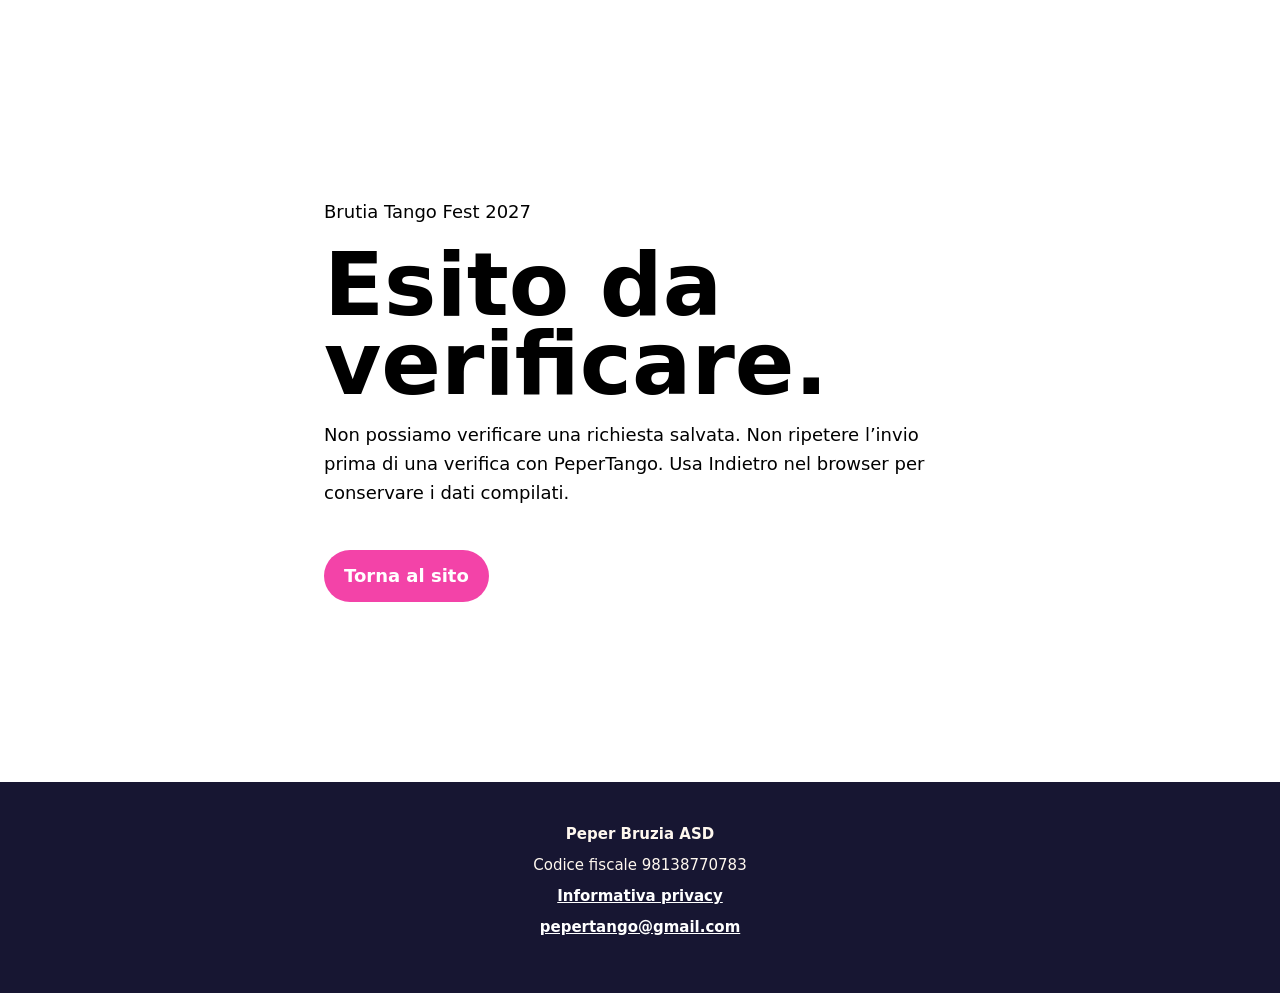
<file: grazie/index.html>
<!DOCTYPE html><html lang="it"><head><meta charset="UTF-8"><meta name="viewport" content="width=device-width"><title>Verifica richiesta</title><meta name="description" content="Verifica dell’esito della richiesta di iscrizione."><link rel="canonical" href="https://brutiatangofest27.pepertango.com/grazie/"><link rel="alternate" hreflang="it" href="https://brutiatangofest27.pepertango.com/grazie/"><link rel="alternate" hreflang="en" href="https://brutiatangofest27.pepertango.com/en/grazie/"><link rel="alternate" hreflang="x-default" href="https://brutiatangofest27.pepertango.com/grazie/"><meta property="og:type" content="website"><meta property="og:url" content="https://brutiatangofest27.pepertango.com/grazie/"><meta property="og:locale" content="it_IT"><meta property="og:locale:alternate" content="en_US"><meta property="og:title" content="Verifica richiesta"><meta property="og:description" content="Verifica dell’esito della richiesta di iscrizione."><meta property="og:image" content="https://brutiatangofest27.pepertango.com/brutia-assets/og-1200x630.jpg"><meta property="og:image:width" content="1200"><meta property="og:image:height" content="630"><meta property="og:image:alt" content="Brutia Tango Fest 2027: Gianpiero Galdi e Lorena Tarantino al BV President Hotel di Rende"><meta name="twitter:image" content="https://brutiatangofest27.pepertango.com/brutia-assets/og-1200x630.jpg"><meta name="twitter:card" content="summary_large_image"><link rel="icon" href="/favicon-32.png" type="image/png" sizes="32x32"><link rel="apple-touch-icon" href="/apple-touch-icon.png"><link rel="stylesheet" href="/brutia-assets/mobile-photos-20261015.css"><style>#btf-analytics-controls[data-astro-cid-fg2vtww3]{z-index:10000;pointer-events:none;color:#191919;font:14px/1.4 system-ui;position:fixed;bottom:12px;left:12px;right:12px}section[data-astro-cid-fg2vtww3]{pointer-events:auto;background:#fff;border:1px solid #ddd;border-radius:12px;max-width:540px;padding:14px;box-shadow:0 3px 18px #0002}p[data-astro-cid-fg2vtww3]{margin:0 0 10px}a[data-astro-cid-fg2vtww3]{color:#9d1765}button[data-astro-cid-fg2vtww3]{font:inherit;cursor:pointer;color:#831353;pointer-events:auto;background:#fff;border:1px solid #9d1765;border-radius:24px;padding:9px 16px}section[data-astro-cid-fg2vtww3] div[data-astro-cid-fg2vtww3]{gap:10px;display:flex}button[data-astro-cid-fg2vtww3]:focus-visible{outline-offset:3px;outline:3px solid #252525}[data-astro-cid-fg2vtww3][hidden]{display:none!important}html{scroll-behavior:smooth}body{min-width:320px;margin:0}*,:before,:after{box-sizing:border-box}img{max-width:100%}
h1[data-astro-cid-ccvpnndi]{margin:12px 0;font-size:clamp(48px,9vw,88px);line-height:.9}
.thanks[data-astro-cid-6mljm47r]{max-width:680px;margin:0 auto;padding:20vh 24px;font:18px/1.6 system-ui}.thanks[data-astro-cid-6mljm47r] h1[data-astro-cid-6mljm47r]{margin:12px 0;font-size:clamp(48px,9vw,88px);line-height:.9}.thanks[data-astro-cid-6mljm47r] a[data-astro-cid-6mljm47r]{color:#fff;background:#f343a8;border-radius:999px;margin-top:24px;padding:12px 20px;font-weight:700;text-decoration:none;display:inline-block}
</style><link rel="stylesheet" href="/brutia-assets/site-corrections.css"></head><body><main class="thanks" data-astro-cid-6mljm47r><p data-astro-cid-6mljm47r>Brutia Tango Fest 2027</p><div data-registration-receipt data-lang="it" data-receipt-endpoint="https://script.google.com/macros/s/AKfycbxqhZUlsBqvT2Mk3oyQ7wVM3ZN_C7s2sprtl4zrTvplLwYQecTpa5o4LdqpSfXaWNgO4Q/exec" aria-live="polite" data-astro-cid-ccvpnndi><h1 data-astro-cid-ccvpnndi>Verifica richiesta…</h1><p data-receipt-message data-astro-cid-ccvpnndi>Attendi la verifica dell’iscrizione salvata.</p></div><script type="module">var e=document.querySelector(`[data-registration-receipt]`);if(e){let t=e.dataset.lang===`en`,n=e.querySelector(`h1`),r=e.querySelector(`[data-receipt-message]`),i=new URLSearchParams(location.hash.slice(1)),a=i.get(`receipt`)||``,o=i.get(`request_id`)||i.get(`request`)||``,s=i.get(`request_token`)||i.get(`token`)||``,c=/^[a-f0-9]{8}-[a-f0-9]{4}-4[a-f0-9]{3}-[89ab][a-f0-9]{3}-[a-f0-9]{12}$/i,l=c.test(o)&&c.test(s),u=!1,d,f,p=(l?`btfStatus_`:`btfReceipt_`)+crypto.randomUUID().replaceAll(`-`,``),m=window;function h(i){u||(u=!0,clearTimeout(d),f?.remove(),m[p]=()=>{},setTimeout(()=>{delete m[p]},6e4),n.textContent=i?t?`Request received.`:`Richiesta ricevuta.`:t?`Outcome unverified.`:`Esito da verificare.`,r.textContent=i?t?`Thank you for submitting your registration request. We will check availability and send you confirmation with payment instructions.`:`Grazie per aver inviato la tua richiesta di iscrizione. Verificheremo la disponibilità e ti invieremo la conferma con le istruzioni per il pagamento.`:t?`We cannot verify a saved request. Do not submit again before checking with PeperTango. Use the browser Back button to retain your entered details.`:`Non possiamo verificare una richiesta salvata. Non ripetere l’invio prima di una verifica con PeperTango. Usa Indietro nel browser per conservare i dati compilati.`,e.dataset.receiptStatus=i?`confirmed`:`unknown`,i&&(m.btfVerifiedReceipt=l?o:a),window.dispatchEvent(i?new CustomEvent(`btf:registration-confirmed`,{detail:{receipt:l?o:a}}):new CustomEvent(`btf:registration-status-unknown`)))}let g=!1;try{g=l&&sessionStorage.getItem(`btf-verified-request`)===o,g&&sessionStorage.removeItem(`btf-verified-request`)}catch{}if(g)h(!0);else if(!l&&!/^[a-f0-9]{8}-[a-f0-9]{4}-[a-f0-9]{4}-[a-f0-9]{4}-[a-f0-9]{12}$/i.test(a))h(!1);else{m[p]=e=>h(e?.ok===!0&&(!l||e.saved===!0));let t=new URL(e.dataset.receiptEndpoint);t.search=new URLSearchParams(l?{action:`requestStatus`,callback:p,request_id:o,request_token:s,protocol:`2`}:{action:`registrationReceipt`,callback:p,token:a}).toString(),f=document.createElement(`script`),f.crossOrigin=`anonymous`,f.referrerPolicy=`no-referrer`,f.src=t.href,f.onerror=()=>h(!1),d=setTimeout(()=>h(!1),12e3),document.head.append(f)}}</script><a href="/" data-astro-cid-6mljm47r>Torna al sito</a></main><footer class="site-footer"><p><strong>Peper Bruzia ASD</strong></p><p>Codice fiscale 98138770783</p><p><a href="/privacy/">Informativa privacy</a></p><p><a href="mailto:pepertango@gmail.com">pepertango@gmail.com</a></p></footer><script src="/brutia-contact.js"></script><script src="/brutia-submit-guard.js" defer></script></body></html>
</file>
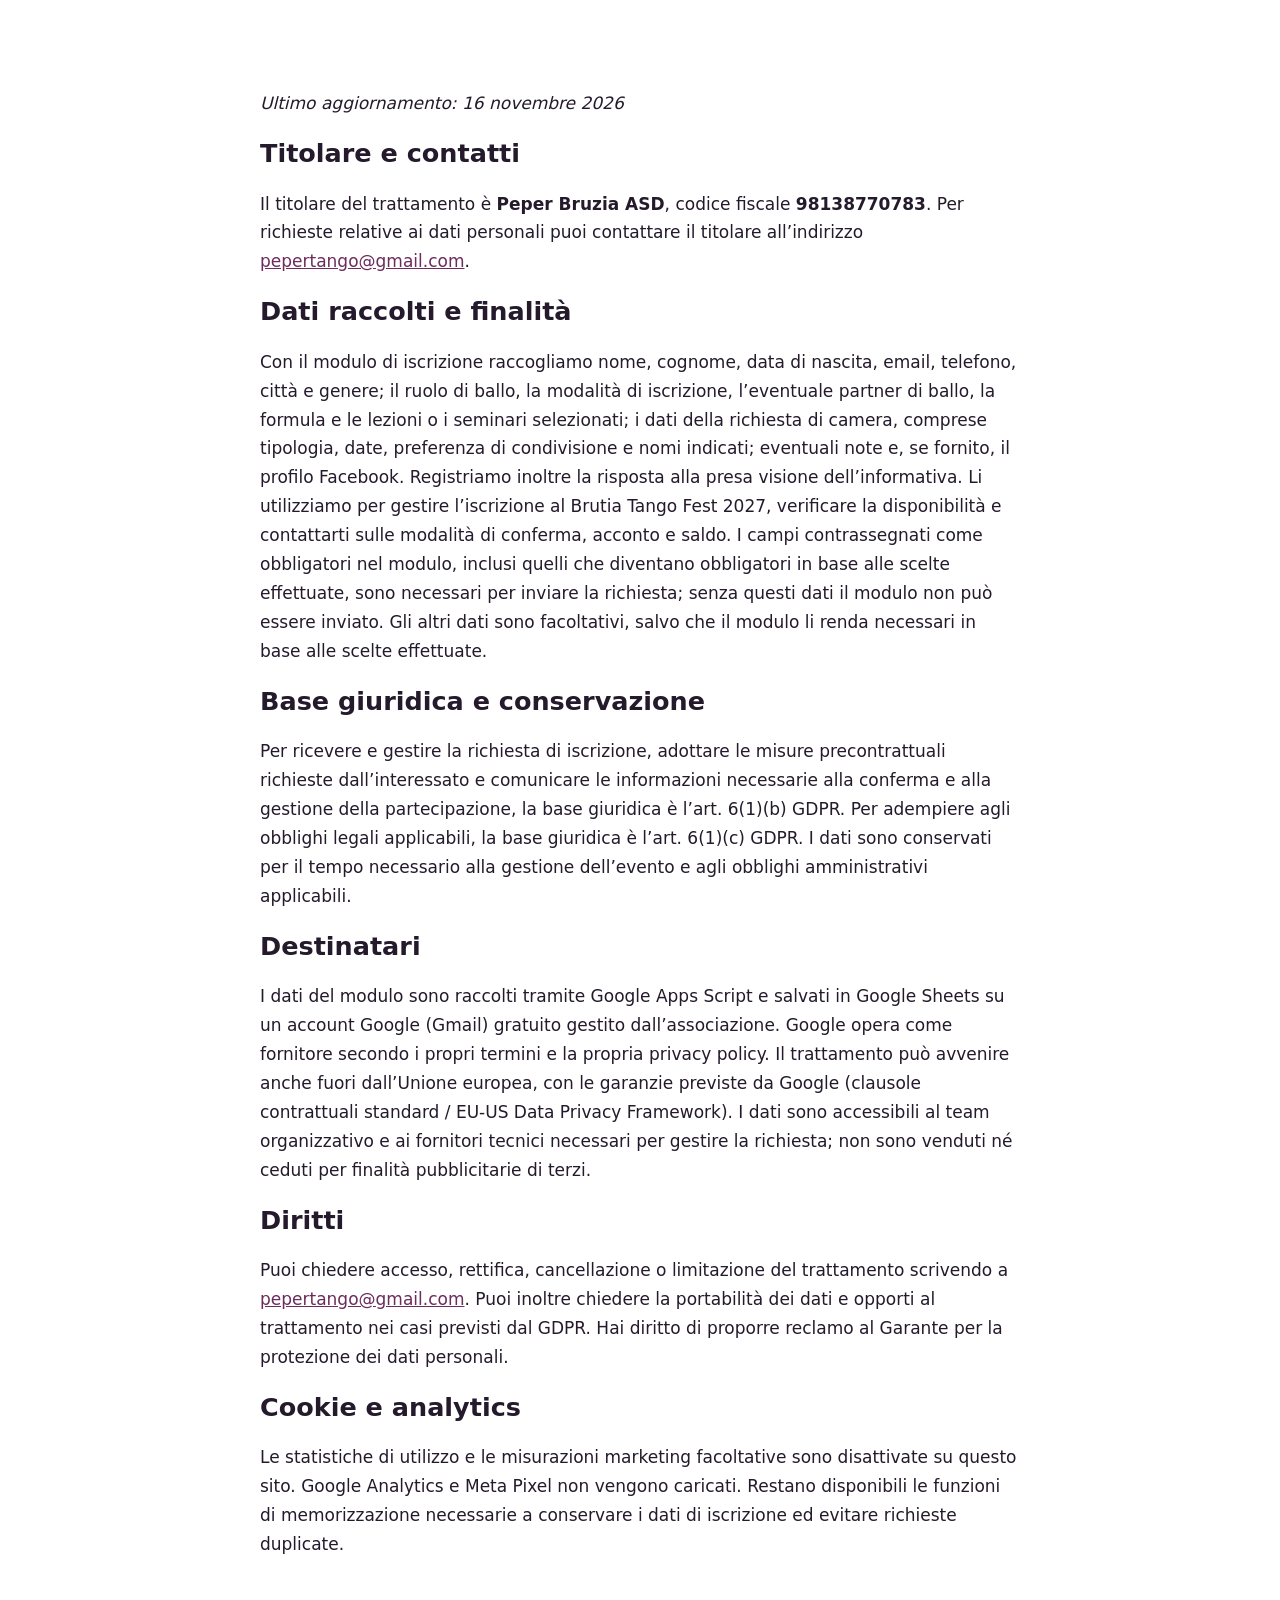
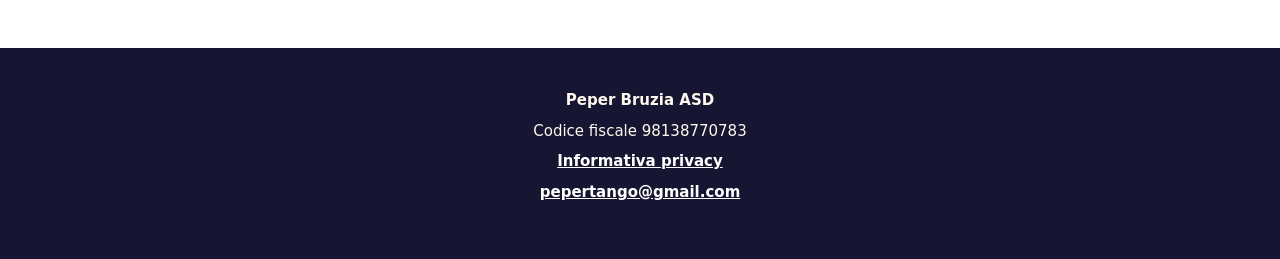
<file: privacy/index.html>
<!DOCTYPE html><html lang="it"><head><meta charset="UTF-8"><meta name="viewport" content="width=device-width"><title>Informativa privacy</title><meta name="description" content="Brutia Tango Fest — 19–21 febbraio 2027, Rende."><link rel="canonical" href="https://brutiatangofest27.pepertango.com/privacy/"><link rel="alternate" hreflang="it" href="https://brutiatangofest27.pepertango.com/privacy/"><link rel="alternate" hreflang="en" href="https://brutiatangofest27.pepertango.com/en/privacy/"><link rel="alternate" hreflang="x-default" href="https://brutiatangofest27.pepertango.com/privacy/"><meta property="og:type" content="website"><meta property="og:url" content="https://brutiatangofest27.pepertango.com/privacy/"><meta property="og:locale" content="it_IT"><meta property="og:locale:alternate" content="en_US"><meta property="og:title" content="Informativa privacy"><meta property="og:description" content="Brutia Tango Fest — 19–21 febbraio 2027, Rende."><meta property="og:image" content="https://brutiatangofest27.pepertango.com/brutia-assets/og-1200x630.jpg"><meta property="og:image:width" content="1200"><meta property="og:image:height" content="630"><meta property="og:image:alt" content="Brutia Tango Fest 2027: Gianpiero Galdi e Lorena Tarantino al BV President Hotel di Rende"><meta name="twitter:image" content="https://brutiatangofest27.pepertango.com/brutia-assets/og-1200x630.jpg"><meta name="twitter:card" content="summary_large_image"><link rel="icon" href="/favicon-32.png" type="image/png" sizes="32x32"><link rel="apple-touch-icon" href="/apple-touch-icon.png"><link rel="stylesheet" href="/brutia-assets/mobile-photos-20261015.css"><style>.legal[data-astro-cid-rmq24o5d]{color:#241a2c;width:min(760px,100% - 40px);margin:0 auto;padding:72px 0;font:17px/1.7 system-ui,sans-serif}.legal[data-astro-cid-rmq24o5d] h1,.legal[data-astro-cid-rmq24o5d] h2{line-height:1.15}.legal[data-astro-cid-rmq24o5d] a{color:#6c2c5d}
#btf-analytics-controls[data-astro-cid-fg2vtww3]{z-index:10000;pointer-events:none;color:#191919;font:14px/1.4 system-ui;position:fixed;bottom:12px;left:12px;right:12px}section[data-astro-cid-fg2vtww3]{pointer-events:auto;background:#fff;border:1px solid #ddd;border-radius:12px;max-width:540px;padding:14px;box-shadow:0 3px 18px #0002}p[data-astro-cid-fg2vtww3]{margin:0 0 10px}a[data-astro-cid-fg2vtww3]{color:#9d1765}button[data-astro-cid-fg2vtww3]{font:inherit;cursor:pointer;color:#831353;pointer-events:auto;background:#fff;border:1px solid #9d1765;border-radius:24px;padding:9px 16px}section[data-astro-cid-fg2vtww3] div[data-astro-cid-fg2vtww3]{gap:10px;display:flex}button[data-astro-cid-fg2vtww3]:focus-visible{outline-offset:3px;outline:3px solid #252525}[data-astro-cid-fg2vtww3][hidden]{display:none!important}html{scroll-behavior:smooth}body{min-width:320px;margin:0}*,:before,:after{box-sizing:border-box}img{max-width:100%}
</style><link rel="stylesheet" href="/brutia-assets/site-corrections.css"></head><body><main class="legal" data-astro-cid-rmq24o5d><p><em>Ultimo aggiornamento: 16 novembre 2026</em></p>
<h2 id="titolare-e-contatti">Titolare e contatti</h2>
<p>Il titolare del trattamento è <strong>Peper Bruzia ASD</strong>, codice fiscale <strong>98138770783</strong>. Per richieste relative ai dati personali puoi contattare il titolare all’indirizzo <a href="mailto:pepertango@gmail.com">pepertango@gmail.com</a>.</p>
<h2 id="dati-raccolti-e-finalità">Dati raccolti e finalità</h2>
<p>Con il modulo di iscrizione raccogliamo nome, cognome, data di nascita, email, telefono, città e genere; il ruolo di ballo, la modalità di iscrizione, l’eventuale partner di ballo, la formula e le lezioni o i seminari selezionati; i dati della richiesta di camera, comprese tipologia, date, preferenza di condivisione e nomi indicati; eventuali note e, se fornito, il profilo Facebook. Registriamo inoltre la risposta alla presa visione dell’informativa. Li utilizziamo per gestire l’iscrizione al Brutia Tango Fest 2027, verificare la disponibilità e contattarti sulle modalità di conferma, acconto e saldo. I campi contrassegnati come obbligatori nel modulo, inclusi quelli che diventano obbligatori in base alle scelte effettuate, sono necessari per inviare la richiesta; senza questi dati il modulo non può essere inviato. Gli altri dati sono facoltativi, salvo che il modulo li renda necessari in base alle scelte effettuate.</p>
<h2 id="base-giuridica-e-conservazione">Base giuridica e conservazione</h2>
<p>Per ricevere e gestire la richiesta di iscrizione, adottare le misure precontrattuali richieste dall’interessato e comunicare le informazioni necessarie alla conferma e alla gestione della partecipazione, la base giuridica è l’art. 6(1)(b) GDPR. Per adempiere agli obblighi legali applicabili, la base giuridica è l’art. 6(1)(c) GDPR. I dati sono conservati per il tempo necessario alla gestione dell’evento e agli obblighi amministrativi applicabili.</p>
<h2 id="destinatari">Destinatari</h2>
<p>I dati del modulo sono raccolti tramite Google Apps Script e salvati in Google Sheets su un account Google (Gmail) gratuito gestito dall’associazione. Google opera come fornitore secondo i propri termini e la propria privacy policy. Il trattamento può avvenire anche fuori dall’Unione europea, con le garanzie previste da Google (clausole contrattuali standard / EU-US Data Privacy Framework). I dati sono accessibili al team organizzativo e ai fornitori tecnici necessari per gestire la richiesta; non sono venduti né ceduti per finalità pubblicitarie di terzi.</p>
<h2 id="diritti">Diritti</h2>
<p>Puoi chiedere accesso, rettifica, cancellazione o limitazione del trattamento scrivendo a <a href="mailto:pepertango@gmail.com">pepertango@gmail.com</a>. Puoi inoltre chiedere la portabilità dei dati e opporti al trattamento nei casi previsti dal GDPR. Hai diritto di proporre reclamo al Garante per la protezione dei dati personali.</p>
<h2 id="cookie-e-analytics">Cookie e analytics</h2>
<p>Le statistiche di utilizzo e le misurazioni marketing facoltative sono disattivate su questo sito. Google Analytics e Meta Pixel non vengono caricati. Restano disponibili le funzioni di memorizzazione necessarie a conservare i dati di iscrizione ed evitare richieste duplicate.</p></main><footer class="site-footer"><p><strong>Peper Bruzia ASD</strong></p><p>Codice fiscale 98138770783</p><p><a href="/privacy/">Informativa privacy</a></p><p><a href="mailto:pepertango@gmail.com">pepertango@gmail.com</a></p></footer><script src="/brutia-contact.js"></script><script src="/brutia-submit-guard.js" defer></script></body></html>
</file>
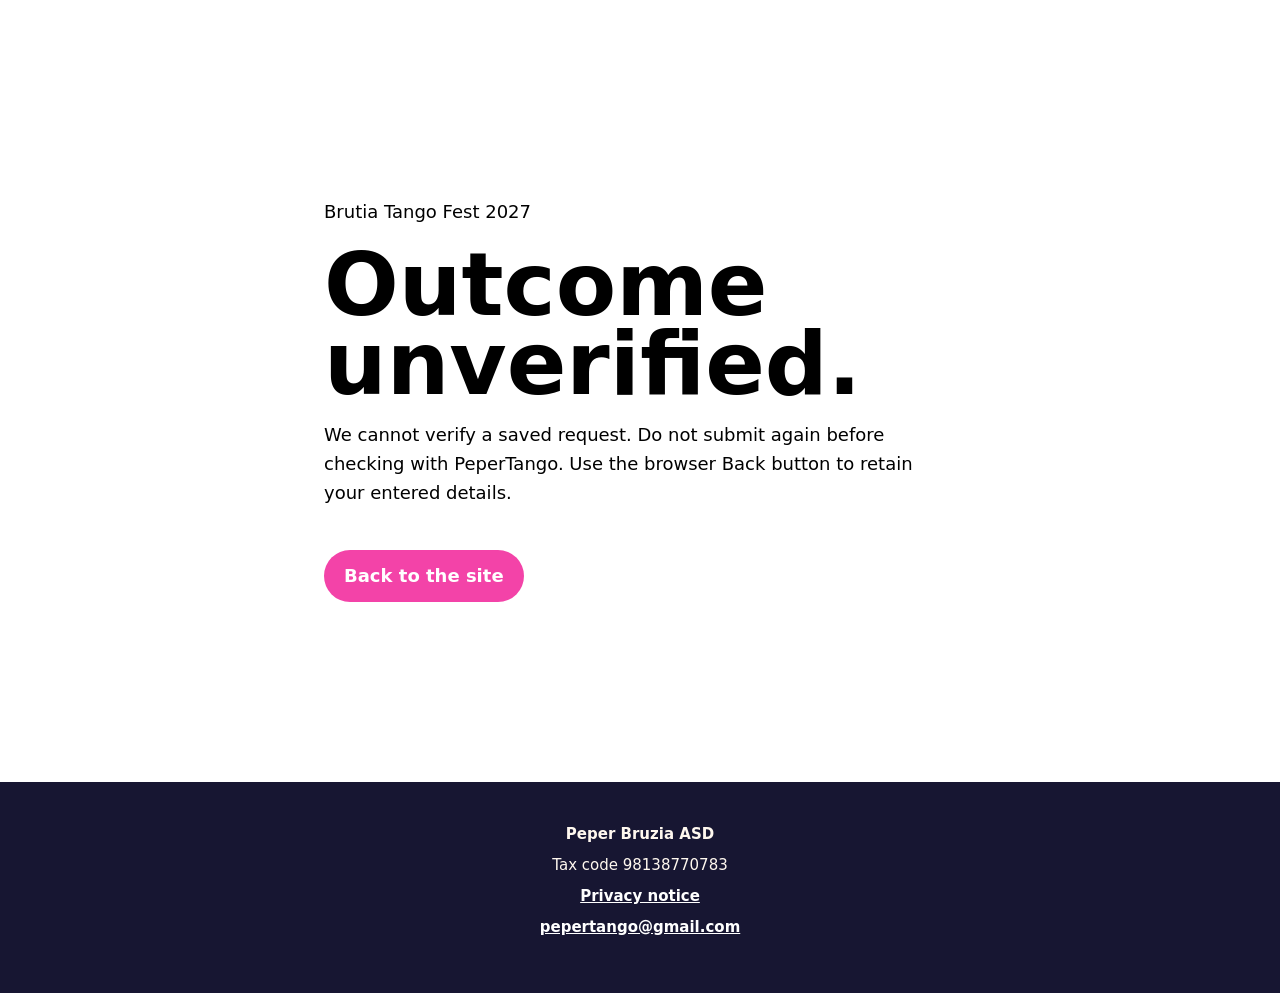
<file: en/grazie/index.html>
<!DOCTYPE html><html lang="en"><head><meta charset="UTF-8"><meta name="viewport" content="width=device-width"><title>Check request</title><meta name="description" content="Verify the outcome of your registration request."><link rel="canonical" href="https://brutiatangofest27.pepertango.com/en/grazie/"><link rel="alternate" hreflang="it" href="https://brutiatangofest27.pepertango.com/grazie/"><link rel="alternate" hreflang="en" href="https://brutiatangofest27.pepertango.com/en/grazie/"><link rel="alternate" hreflang="x-default" href="https://brutiatangofest27.pepertango.com/grazie/"><meta property="og:type" content="website"><meta property="og:url" content="https://brutiatangofest27.pepertango.com/en/grazie/"><meta property="og:locale" content="en_US"><meta property="og:locale:alternate" content="it_IT"><meta property="og:title" content="Check request"><meta property="og:description" content="Verify the outcome of your registration request."><meta property="og:image" content="https://brutiatangofest27.pepertango.com/brutia-assets/og-1200x630.jpg"><meta property="og:image:width" content="1200"><meta property="og:image:height" content="630"><meta property="og:image:alt" content="Brutia Tango Fest 2027: Gianpiero Galdi and Lorena Tarantino at the BV President Hotel in Rende"><meta name="twitter:image" content="https://brutiatangofest27.pepertango.com/brutia-assets/og-1200x630.jpg"><meta name="twitter:card" content="summary_large_image"><link rel="icon" href="/favicon-32.png" type="image/png" sizes="32x32"><link rel="apple-touch-icon" href="/apple-touch-icon.png"><link rel="stylesheet" href="/brutia-assets/mobile-photos-20261015.css"><style>#btf-analytics-controls[data-astro-cid-fg2vtww3]{z-index:10000;pointer-events:none;color:#191919;font:14px/1.4 system-ui;position:fixed;bottom:12px;left:12px;right:12px}section[data-astro-cid-fg2vtww3]{pointer-events:auto;background:#fff;border:1px solid #ddd;border-radius:12px;max-width:540px;padding:14px;box-shadow:0 3px 18px #0002}p[data-astro-cid-fg2vtww3]{margin:0 0 10px}a[data-astro-cid-fg2vtww3]{color:#9d1765}button[data-astro-cid-fg2vtww3]{font:inherit;cursor:pointer;color:#831353;pointer-events:auto;background:#fff;border:1px solid #9d1765;border-radius:24px;padding:9px 16px}section[data-astro-cid-fg2vtww3] div[data-astro-cid-fg2vtww3]{gap:10px;display:flex}button[data-astro-cid-fg2vtww3]:focus-visible{outline-offset:3px;outline:3px solid #252525}[data-astro-cid-fg2vtww3][hidden]{display:none!important}html{scroll-behavior:smooth}body{min-width:320px;margin:0}*,:before,:after{box-sizing:border-box}img{max-width:100%}
h1[data-astro-cid-ccvpnndi]{margin:12px 0;font-size:clamp(48px,9vw,88px);line-height:.9}
.thanks[data-astro-cid-gvzgkk7p]{max-width:680px;margin:0 auto;padding:20vh 24px;font:18px/1.6 system-ui}.thanks[data-astro-cid-gvzgkk7p] h1[data-astro-cid-gvzgkk7p]{margin:12px 0;font-size:clamp(48px,9vw,88px);line-height:.9}.thanks[data-astro-cid-gvzgkk7p] a[data-astro-cid-gvzgkk7p]{color:#fff;background:#f343a8;border-radius:999px;margin-top:24px;padding:12px 20px;font-weight:700;text-decoration:none;display:inline-block}
</style><link rel="stylesheet" href="/brutia-assets/site-corrections.css"></head><body><main class="thanks" data-astro-cid-gvzgkk7p><p data-astro-cid-gvzgkk7p>Brutia Tango Fest 2027</p><div data-registration-receipt data-lang="en" data-receipt-endpoint="https://script.google.com/macros/s/AKfycbxqhZUlsBqvT2Mk3oyQ7wVM3ZN_C7s2sprtl4zrTvplLwYQecTpa5o4LdqpSfXaWNgO4Q/exec" aria-live="polite" data-astro-cid-ccvpnndi><h1 data-astro-cid-ccvpnndi>Checking request…</h1><p data-receipt-message data-astro-cid-ccvpnndi>Waiting for the saved registration to be verified.</p></div><script type="module">var e=document.querySelector(`[data-registration-receipt]`);if(e){let t=e.dataset.lang===`en`,n=e.querySelector(`h1`),r=e.querySelector(`[data-receipt-message]`),i=new URLSearchParams(location.hash.slice(1)),a=i.get(`receipt`)||``,o=i.get(`request_id`)||i.get(`request`)||``,s=i.get(`request_token`)||i.get(`token`)||``,c=/^[a-f0-9]{8}-[a-f0-9]{4}-4[a-f0-9]{3}-[89ab][a-f0-9]{3}-[a-f0-9]{12}$/i,l=c.test(o)&&c.test(s),u=!1,d,f,p=(l?`btfStatus_`:`btfReceipt_`)+crypto.randomUUID().replaceAll(`-`,``),m=window;function h(i){u||(u=!0,clearTimeout(d),f?.remove(),m[p]=()=>{},setTimeout(()=>{delete m[p]},6e4),n.textContent=i?t?`Request received.`:`Richiesta ricevuta.`:t?`Outcome unverified.`:`Esito da verificare.`,r.textContent=i?t?`Thank you for submitting your registration request. We will check availability and send you confirmation with payment instructions.`:`Grazie per aver inviato la tua richiesta di iscrizione. Verificheremo la disponibilità e ti invieremo la conferma con le istruzioni per il pagamento.`:t?`We cannot verify a saved request. Do not submit again before checking with PeperTango. Use the browser Back button to retain your entered details.`:`Non possiamo verificare una richiesta salvata. Non ripetere l’invio prima di una verifica con PeperTango. Usa Indietro nel browser per conservare i dati compilati.`,e.dataset.receiptStatus=i?`confirmed`:`unknown`,i&&(m.btfVerifiedReceipt=l?o:a),window.dispatchEvent(i?new CustomEvent(`btf:registration-confirmed`,{detail:{receipt:l?o:a}}):new CustomEvent(`btf:registration-status-unknown`)))}let g=!1;try{g=l&&sessionStorage.getItem(`btf-verified-request`)===o,g&&sessionStorage.removeItem(`btf-verified-request`)}catch{}if(g)h(!0);else if(!l&&!/^[a-f0-9]{8}-[a-f0-9]{4}-[a-f0-9]{4}-[a-f0-9]{4}-[a-f0-9]{12}$/i.test(a))h(!1);else{m[p]=e=>h(e?.ok===!0&&(!l||e.saved===!0));let t=new URL(e.dataset.receiptEndpoint);t.search=new URLSearchParams(l?{action:`requestStatus`,callback:p,request_id:o,request_token:s,protocol:`2`}:{action:`registrationReceipt`,callback:p,token:a}).toString(),f=document.createElement(`script`),f.crossOrigin=`anonymous`,f.referrerPolicy=`no-referrer`,f.src=t.href,f.onerror=()=>h(!1),d=setTimeout(()=>h(!1),12e3),document.head.append(f)}}</script><a href="/en/" data-astro-cid-gvzgkk7p>Back to the site</a></main><footer class="site-footer"><p><strong>Peper Bruzia ASD</strong></p><p>Tax code 98138770783</p><p><a href="/en/privacy/">Privacy notice</a></p><p><a href="mailto:pepertango@gmail.com">pepertango@gmail.com</a></p></footer><script src="/brutia-contact.js"></script><script src="/brutia-submit-guard.js" defer></script></body></html>
</file>
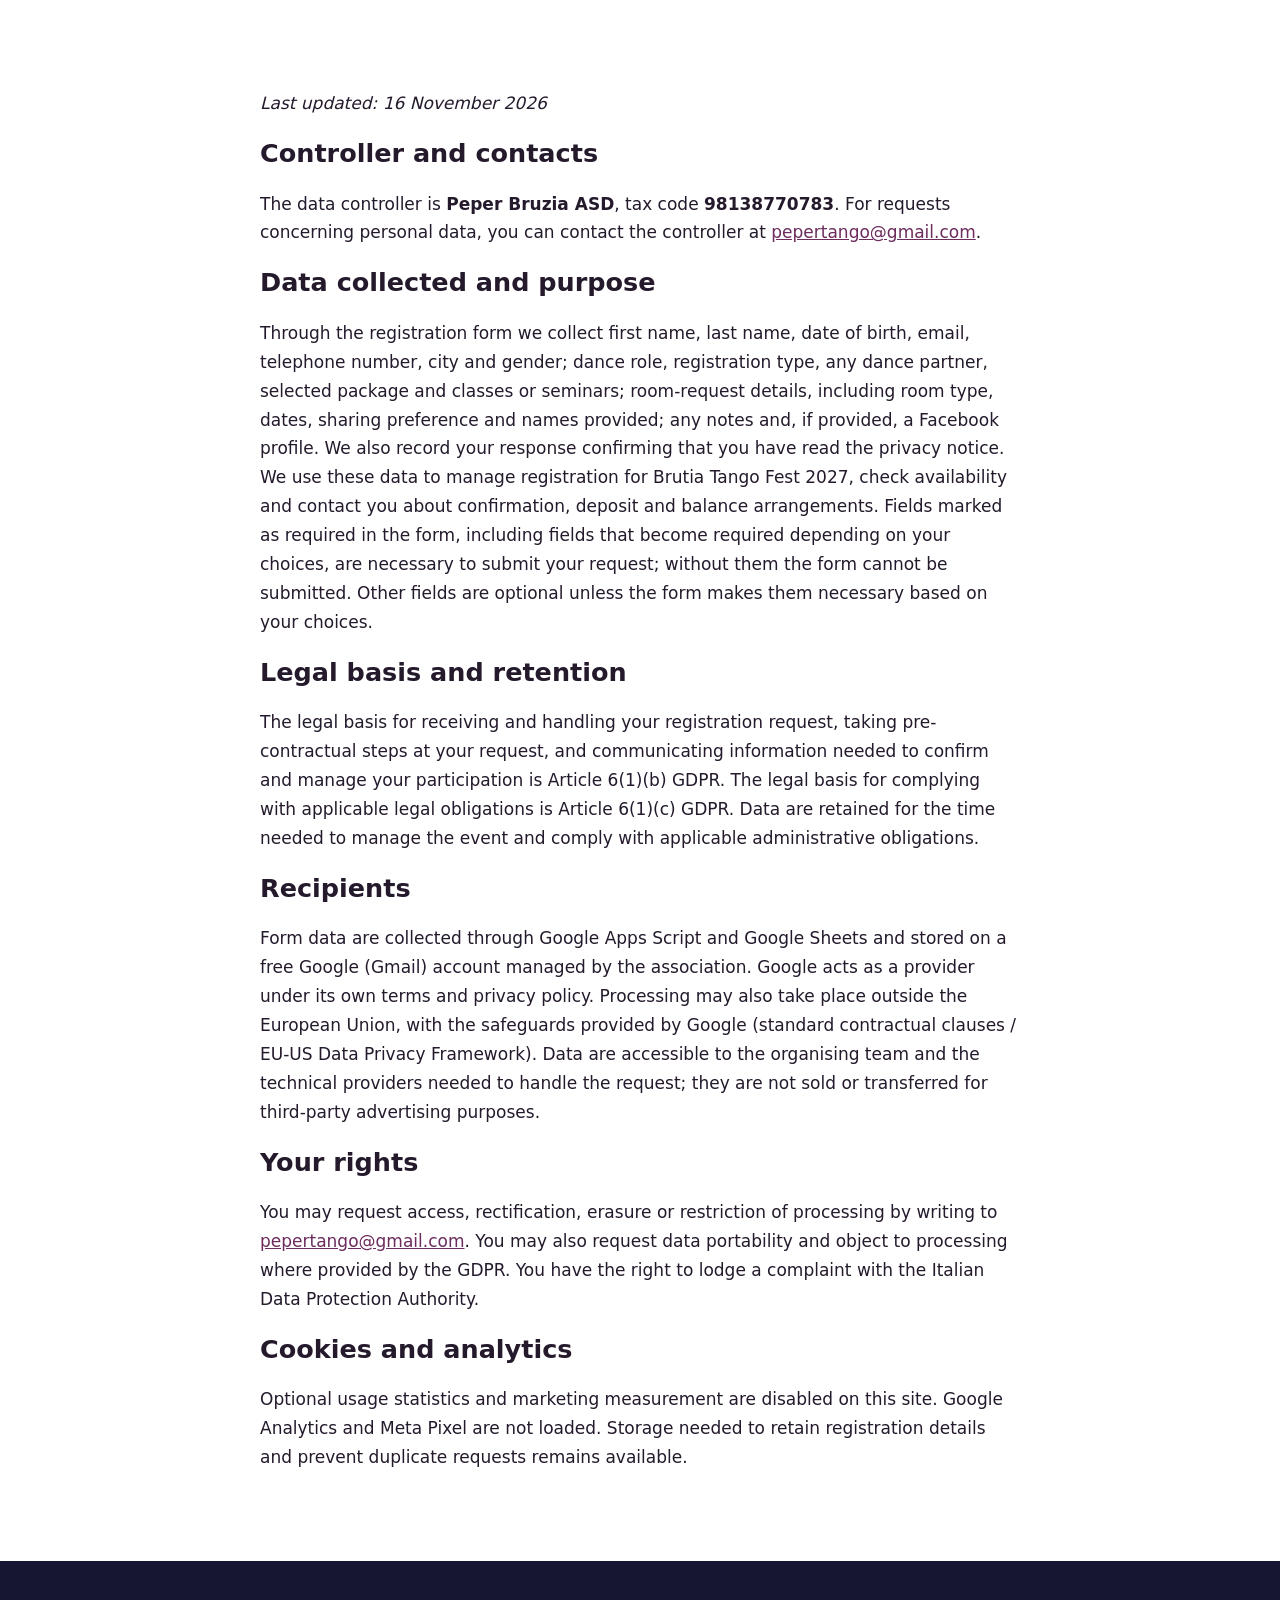
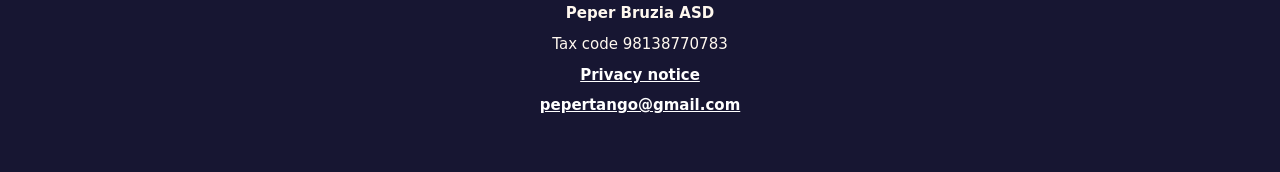
<file: en/privacy/index.html>
<!DOCTYPE html><html lang="en"><head><meta charset="UTF-8"><meta name="viewport" content="width=device-width"><title>Privacy notice</title><meta name="description" content="Brutia Tango Fest — 19–21 febbraio 2027, Rende."><link rel="canonical" href="https://brutiatangofest27.pepertango.com/en/privacy/"><link rel="alternate" hreflang="it" href="https://brutiatangofest27.pepertango.com/privacy/"><link rel="alternate" hreflang="en" href="https://brutiatangofest27.pepertango.com/en/privacy/"><link rel="alternate" hreflang="x-default" href="https://brutiatangofest27.pepertango.com/privacy/"><meta property="og:type" content="website"><meta property="og:url" content="https://brutiatangofest27.pepertango.com/en/privacy/"><meta property="og:locale" content="en_US"><meta property="og:locale:alternate" content="it_IT"><meta property="og:title" content="Privacy notice"><meta property="og:description" content="Brutia Tango Fest — 19–21 febbraio 2027, Rende."><meta property="og:image" content="https://brutiatangofest27.pepertango.com/brutia-assets/og-1200x630.jpg"><meta property="og:image:width" content="1200"><meta property="og:image:height" content="630"><meta property="og:image:alt" content="Brutia Tango Fest 2027: Gianpiero Galdi and Lorena Tarantino at the BV President Hotel in Rende"><meta name="twitter:image" content="https://brutiatangofest27.pepertango.com/brutia-assets/og-1200x630.jpg"><meta name="twitter:card" content="summary_large_image"><link rel="icon" href="/favicon-32.png" type="image/png" sizes="32x32"><link rel="apple-touch-icon" href="/apple-touch-icon.png"><link rel="stylesheet" href="/brutia-assets/mobile-photos-20261015.css"><style>.legal[data-astro-cid-rmq24o5d]{color:#241a2c;width:min(760px,100% - 40px);margin:0 auto;padding:72px 0;font:17px/1.7 system-ui,sans-serif}.legal[data-astro-cid-rmq24o5d] h1,.legal[data-astro-cid-rmq24o5d] h2{line-height:1.15}.legal[data-astro-cid-rmq24o5d] a{color:#6c2c5d}
#btf-analytics-controls[data-astro-cid-fg2vtww3]{z-index:10000;pointer-events:none;color:#191919;font:14px/1.4 system-ui;position:fixed;bottom:12px;left:12px;right:12px}section[data-astro-cid-fg2vtww3]{pointer-events:auto;background:#fff;border:1px solid #ddd;border-radius:12px;max-width:540px;padding:14px;box-shadow:0 3px 18px #0002}p[data-astro-cid-fg2vtww3]{margin:0 0 10px}a[data-astro-cid-fg2vtww3]{color:#9d1765}button[data-astro-cid-fg2vtww3]{font:inherit;cursor:pointer;color:#831353;pointer-events:auto;background:#fff;border:1px solid #9d1765;border-radius:24px;padding:9px 16px}section[data-astro-cid-fg2vtww3] div[data-astro-cid-fg2vtww3]{gap:10px;display:flex}button[data-astro-cid-fg2vtww3]:focus-visible{outline-offset:3px;outline:3px solid #252525}[data-astro-cid-fg2vtww3][hidden]{display:none!important}html{scroll-behavior:smooth}body{min-width:320px;margin:0}*,:before,:after{box-sizing:border-box}img{max-width:100%}
</style><link rel="stylesheet" href="/brutia-assets/site-corrections.css"></head><body><main class="legal" data-astro-cid-rmq24o5d><p><em>Last updated: 16 November 2026</em></p>
<h2 id="controller-and-contacts">Controller and contacts</h2>
<p>The data controller is <strong>Peper Bruzia ASD</strong>, tax code <strong>98138770783</strong>. For requests concerning personal data, you can contact the controller at <a href="mailto:pepertango@gmail.com">pepertango@gmail.com</a>.</p>
<h2 id="data-collected-and-purpose">Data collected and purpose</h2>
<p>Through the registration form we collect first name, last name, date of birth, email, telephone number, city and gender; dance role, registration type, any dance partner, selected package and classes or seminars; room-request details, including room type, dates, sharing preference and names provided; any notes and, if provided, a Facebook profile. We also record your response confirming that you have read the privacy notice. We use these data to manage registration for Brutia Tango Fest 2027, check availability and contact you about confirmation, deposit and balance arrangements. Fields marked as required in the form, including fields that become required depending on your choices, are necessary to submit your request; without them the form cannot be submitted. Other fields are optional unless the form makes them necessary based on your choices.</p>
<h2 id="legal-basis-and-retention">Legal basis and retention</h2>
<p>The legal basis for receiving and handling your registration request, taking pre-contractual steps at your request, and communicating information needed to confirm and manage your participation is Article 6(1)(b) GDPR. The legal basis for complying with applicable legal obligations is Article 6(1)(c) GDPR. Data are retained for the time needed to manage the event and comply with applicable administrative obligations.</p>
<h2 id="recipients">Recipients</h2>
<p>Form data are collected through Google Apps Script and Google Sheets and stored on a free Google (Gmail) account managed by the association. Google acts as a provider under its own terms and privacy policy. Processing may also take place outside the European Union, with the safeguards provided by Google (standard contractual clauses / EU-US Data Privacy Framework). Data are accessible to the organising team and the technical providers needed to handle the request; they are not sold or transferred for third-party advertising purposes.</p>
<h2 id="your-rights">Your rights</h2>
<p>You may request access, rectification, erasure or restriction of processing by writing to <a href="mailto:pepertango@gmail.com">pepertango@gmail.com</a>. You may also request data portability and object to processing where provided by the GDPR. You have the right to lodge a complaint with the Italian Data Protection Authority.</p>
<h2 id="cookies-and-analytics">Cookies and analytics</h2>
<p>Optional usage statistics and marketing measurement are disabled on this site. Google Analytics and Meta Pixel are not loaded. Storage needed to retain registration details and prevent duplicate requests remains available.</p></main><footer class="site-footer"><p><strong>Peper Bruzia ASD</strong></p><p>Tax code 98138770783</p><p><a href="/en/privacy/">Privacy notice</a></p><p><a href="mailto:pepertango@gmail.com">pepertango@gmail.com</a></p></footer><script src="/brutia-contact.js"></script><script src="/brutia-submit-guard.js" defer></script></body></html>
</file>
<file: brutia-assets/mobile-photos-20261015.css>
/* Keep the original photographs complete on phones and small tablets. */
@media (max-width: 900px) {
  body .hero {
    min-height: 0;
    padding-top: calc(100px + 100vw * 768 / 2055 + 24px);
    padding-bottom: 42px;
    align-items: start;
    background: var(--ink);
  }
  body .hero-img {
    inset: 100px 0 auto;
    height: auto;
    aspect-ratio: 2055 / 768;
    object-fit: contain;
    object-position: center;
  }
  body .portrait { min-height: 0; }
  body .portrait img { display: block; height: auto; }
  body .photo-strip {
    display: block;
    min-height: 0;
    padding: 0;
    background: var(--ink);
  }
  body .photo-strip img {
    position: relative;
    display: block;
    height: auto;
    object-fit: contain;
  }
  body .photo-strip > div { padding: 40px clamp(24px, 5vw, 76px) 60px; }
  body .dj-portraits figure { min-height: 0; }
  body .dj-portraits img { position: relative; height: auto; }
  body .dj-portraits figure:hover img { transform: none; }
  body .venue-photo-grid { grid-template-columns: 1fr; }
  body .venue-photo-grid img,
  body .venue-photo-grid figure:first-child img { display: block; height: auto; }
}
@media (max-width: 560px) {
  body .dj-portraits figure:last-child { width: 100%; justify-self: stretch; }
}
</file>
<file: _astro/BrutiaFest.hero-27ab9de32b.css>
:root{--ink:#171632;--cream:#fff8ef;--accent:#187a75;--yellow:#ffd34f;--cyan:#38d9e8;--muted:#6f6980;--selection-bg:#187a75;--selection-border:#12645f;--selection-hover:#edf7f5;--focus-ring:#187a75;--disabled-bg:#eee9ec;--success:#176b58;--warning:#8a5108}html{scroll-behavior:smooth}body{background:var(--cream);color:var(--ink);font-family:Inter,ui-sans-serif,system-ui,sans-serif}.site-nav{z-index:50;color:#fff;backdrop-filter:blur(12px);background:linear-gradient(#171632d1,#17163214);justify-content:space-between;align-items:center;padding:18px clamp(20px,4vw,56px);display:flex;position:fixed;inset:0 0 auto}.brand{color:#fff;letter-spacing:.08em;text-transform:uppercase;align-items:center;gap:12px;font-weight:900;line-height:1.05;text-decoration:none;display:flex}.brand img{object-fit:contain;border:1px solid #ffffff59;border-radius:999px;width:42px;height:32px;padding:4px}.site-nav nav{align-items:center;gap:26px;font-weight:800;display:flex}.language-switcher{color:#ffffffb3;white-space:nowrap;background:#17163285;border:1px solid #ffffff73;border-radius:999px;align-items:center;min-height:44px;margin-left:8px;padding:3px;font-size:14px;font-weight:950;display:inline-flex;box-shadow:0 8px 22px #0000002e}.language-switcher a{color:#ffffffc7;border-radius:999px;align-items:center;gap:7px;min-height:44px;padding:0 12px;text-decoration:none;transition:background .18s,color .18s,transform .18s;display:inline-flex}.language-switcher a:hover{color:#fff;background:#ffffff29}.language-switcher a:active{transform:scale(.96)}.language-switcher a:focus-visible{outline:3px solid var(--yellow);outline-offset:2px}.language-switcher a.active{background:var(--yellow);color:var(--ink);box-shadow:0 3px 10px #0000002e}.language-flag{font-size:30px;line-height:1}.language-divider{color:#ffffff8c;font-size:18px}.site-nav nav a{color:#fff;opacity:.9;text-decoration:none}.nav-cta{border:1px solid #ffffff73;border-radius:999px;padding:12px 18px}.hero{color:#fff;align-items:end;min-height:100svh;padding:130px clamp(24px,5vw,76px) 70px;display:grid;position:relative;overflow:hidden}.hero-img{object-fit:cover;object-position:62% 42%;filter:brightness(1.18)saturate(1.1);width:100%;height:100%;position:absolute;inset:0}.hero-shade{background:linear-gradient(90deg,#171632f5 0%,#171632d1 31%,#17163247 61%,#17163214),radial-gradient(circle at 74% 30%,#ffd34f40,#0000 30%);position:absolute;inset:0}.hero-content{max-width:920px;position:relative}.kicker{color:var(--yellow);text-transform:uppercase;letter-spacing:.16em;font-size:13px;font-weight:900}.kicker.dark{color:var(--accent)}h1,h2,h3,p{margin:0}.hero h1{letter-spacing:-.08em;text-transform:uppercase;font-size:clamp(76px,14vw,186px);font-weight:950;line-height:.78}.hero h1 span{display:block}.hero h1 em{color:var(--yellow);text-transform:none;letter-spacing:-.07em;font-style:normal;display:block}.lead{color:#f4eefb;max-width:560px;margin-top:28px;font-size:clamp(22px,2.5vw,34px);line-height:1.18}.hero-actions{flex-wrap:wrap;gap:14px;margin-top:34px;display:flex}.btn{border-radius:999px;justify-content:center;align-items:center;min-height:54px;padding:0 24px;font-weight:950;text-decoration:none;display:inline-flex}.btn.primary{background:var(--accent);color:#fff;box-shadow:0 10px 28px #187a753d}.booking-form .btn.primary{background:#187a75;min-width:260px;min-height:64px;padding:0 30px;font-size:16px;box-shadow:0 8px 20px #187a753d}.btn.ghost{color:#fff;border:1px solid #ffffff73}.hero-card{z-index:2;backdrop-filter:blur(16px);background:#ffffff1f;border:1px solid #ffffff47;border-radius:26px;width:min(280px,30vw);padding:24px;position:absolute;bottom:74px;right:clamp(24px,5vw,76px)}.hero-card strong,.hero-card span,.hero-card small{display:block}.hero-card strong{font-size:24px}.hero-card small{color:var(--yellow);text-transform:uppercase;letter-spacing:.09em;margin-top:18px;font-weight:900}.quick{background:#fff;border-bottom:1px solid #eadfea;grid-template-columns:repeat(4,1fr);display:grid}.quick a{min-height:116px;color:var(--ink);border-left:1px solid #eadfea;flex-direction:column;justify-content:center;padding:24px;text-decoration:none;display:flex}.quick b{color:var(--accent)}.quick span{font-size:18px;font-weight:900}.section{padding:clamp(56px,6vw,88px) clamp(22px,5vw,76px)}.section[id]{scroll-margin-top:96px}.section-head{grid-template-columns:1.05fr .95fr;align-items:end;gap:32px;margin-bottom:32px;display:grid}.section-head h2,.copy-block h2,.photo-strip h2,.dj h2,.final-cta h2{letter-spacing:-.06em;font-size:clamp(48px,7vw,104px);font-weight:950;line-height:.88}.section-head p:not(.kicker),.copy-block p,.photo-strip p,.dj p{color:var(--muted);max-width:620px;font-size:20px;line-height:1.55}.package-grid{grid-template-columns:repeat(5,1fr);gap:14px;display:grid}.package{background:#fff;border:1px solid #eadfea;border-radius:30px;flex-direction:column;min-height:260px;padding:26px;display:flex}.package.featured{background:var(--ink);color:#fff;transform:translateY(-16px)}.package span{color:var(--accent);text-transform:uppercase;letter-spacing:.12em;font-size:11px;font-weight:950}.package h3{margin-top:18px;font-size:28px;line-height:1}.package strong{color:var(--accent);margin-top:auto;font-size:54px;line-height:1}.package.featured strong{color:var(--yellow)}.package p{color:inherit;opacity:.72;margin-top:10px}.package a{color:inherit;margin-top:22px;font-weight:950}.maestros{grid-template-columns:.9fr 1.1fr;align-items:stretch;gap:0;padding-top:40px;display:grid}.portrait{border-radius:34px 0 0 34px;min-height:720px;overflow:hidden}.portrait img{object-fit:cover;object-position:54% 38%;width:100%;height:100%}.copy-block{background:var(--ink);color:#fff;border-radius:0 34px 34px 0;flex-direction:column;justify-content:center;padding:clamp(40px,6vw,88px);display:flex}.copy-block p{color:#d7d1e6;margin-top:24px}.copy-block ul{flex-wrap:wrap;gap:12px;margin:34px 0 0;padding:0;list-style:none;display:flex}.copy-block li{border:1px solid #ffffff4d;border-radius:999px;padding:10px 15px;font-weight:900}.maestros-copy{justify-content:center;gap:15px}.maestros-copy h2{letter-spacing:-.04em;margin:0;font-size:clamp(34px,4vw,54px);line-height:1}.maestros-copy p{color:#ded9e8;margin:0;font-size:16px;line-height:1.5}.maestros-copy .maestros-subtitle{color:#fff;font-family:var(--font-serif,Georgia, serif);font-size:clamp(20px,2vw,25px);font-weight:700;line-height:1.25}.maestros-copy .maestros-lead{color:#fff;font-weight:650}.maestros-copy .maestros-journey-title{color:#fff;letter-spacing:.08em;text-transform:uppercase;margin:5px 0 0;font-size:17px;font-weight:900}.maestros-copy .maestros-conclusion{color:#fff;background:#ffffff14;border-left:3px solid #6ac1b6;border-radius:0 12px 12px 0;margin-top:5px;padding:14px 18px;font-weight:750}.photo-strip{color:#fff;align-items:center;min-height:570px;padding:80px clamp(24px,5vw,76px);display:grid;position:relative;overflow:hidden}.photo-strip img{object-fit:cover;object-position:50% 54%;filter:brightness(.62)saturate(1.08);width:100%;height:100%;position:absolute;inset:0}.photo-strip div{max-width:700px;position:relative}.photo-strip p{color:#eee8f7;margin-top:22px}.schedule-grid{grid-template-columns:repeat(3,1fr);align-items:stretch;gap:18px;display:grid}.schedule-grid article{background:#ffffffeb;border:1px solid #e3dfd5;border-radius:28px;outline:none;min-height:100%;padding:0 24px 24px;transition:transform .22s,box-shadow .22s,border-color .22s;position:relative;overflow:hidden;box-shadow:0 12px 28px #17163212}.schedule-grid article:before{content:"";background:linear-gradient(90deg,#187a75,#4fa8a1);height:8px;margin:0 -24px 20px;display:block}.schedule-grid header{border-bottom:1px solid #eee4ed;align-items:center;gap:14px;padding-bottom:18px;display:flex}.date-block{color:#fff;background:#187a75;border-radius:18px;flex:0 0 64px;place-items:center;width:64px;height:64px;display:grid;box-shadow:0 8px 18px #187a752e}.date-block b{letter-spacing:-.06em;font-size:31px;line-height:.82}.date-block small{letter-spacing:.13em;margin-top:3px;font-size:9px;font-weight:900}.schedule-grid h3{margin:0;font-size:32px}.schedule-grid header p{color:var(--muted);margin:3px 0 0;font-size:13px}.schedule-grid ol{gap:9px;margin:20px 0 0;padding:0;list-style:none;display:grid}.schedule-grid li{border-radius:16px;grid-template-columns:36px 78px 1fr;align-items:center;column-gap:10px;padding:13px;transition:transform .18s,background .18s;display:grid}.activity-icon{border-radius:50%;place-items:center;width:32px;height:32px;display:grid}.activity-icon svg{width:17px;height:17px}.lesson .activity-icon{color:#176c68;background:#fff}.milonga .activity-icon{color:#472b75;background:#fff}.schedule-grid time{color:#4e4156;letter-spacing:.02em;font-size:12px;font-weight:900}.schedule-grid li>div{gap:3px;display:grid}.activity-type{color:#176c68;letter-spacing:.08em;text-transform:uppercase;background:#ffffffd1;border-radius:999px;width:fit-content;padding:3px 7px;font-size:9px;font-weight:900}.milonga .activity-type{color:#493071}.schedule-grid strong{font-size:15px;line-height:1.2}.schedule-grid li small{color:#765768;font-size:11px;font-weight:700}.dj{color:var(--ink);background:#f7f5ef;overflow:hidden}.dj .kicker{color:#187a75}.dj p{color:#4c3d52;max-width:500px;margin-top:22px}.dj-portraits{grid-template-columns:repeat(3,minmax(0,1fr));gap:18px;margin-top:42px;display:grid}.dj-portraits figure{isolation:isolate;background:#4a183b;border-radius:26px;min-height:540px;margin:0;transition:transform .24s,box-shadow .24s;position:relative;overflow:hidden;box-shadow:0 18px 35px #501f3b2e}.dj-portraits figure:after{content:"";z-index:1;pointer-events:none;background:linear-gradient(#210e1c05 28%,#2b0c221f 52%,#2b0c22e6 100%);position:absolute;inset:0}.dj-portraits img{object-fit:cover;width:100%;height:100%;transition:transform .45s,filter .45s;display:block;position:absolute;inset:0}.dj-portraits figure:first-child img{object-position:63% 23%}.dj-portraits figure:nth-child(2) img{object-position:50% 35%}.dj-portraits figure:nth-child(3) img{object-position:50% 25%}.dj-portraits figcaption{z-index:2;color:#fff;gap:8px;padding:25px;display:grid;position:absolute;bottom:0;left:0;right:0}.dj-label{letter-spacing:.13em;text-transform:uppercase;opacity:.85;font-size:10px;font-weight:900}.dj-portraits figcaption strong{letter-spacing:-.055em;font-size:clamp(34px,3.5vw,52px);line-height:.83}.dj-role{letter-spacing:.1em;text-transform:uppercase;border:1px solid #ffffffa6;border-radius:999px;width:fit-content;margin-top:4px;padding:7px 10px;font-size:11px;font-weight:800}.gallery{background:#fff}.gallery-grid{grid-template-columns:repeat(3,minmax(0,1fr));gap:16px;display:grid}.gallery-grid img{object-fit:cover;border-radius:24px;width:100%;height:330px;box-shadow:0 12px 28px #4a1c301f}.gallery-grid img:first-child{grid-column:span 2;height:520px}.venue-layout{grid-template-columns:1.15fr .85fr;align-items:start;gap:clamp(24px,4vw,56px);margin-top:46px;display:grid}.venue-photo-grid{grid-template-columns:1.3fr .7fr;gap:14px;display:grid}.venue-photo-grid figure{margin:0}.venue-photo-grid img{object-fit:cover;border-radius:24px;width:100%;height:260px}.venue-photo-grid figure:first-child{grid-column:1/-1}.venue-photo-grid figure:first-child img{height:420px}.venue-photo-grid figcaption{color:#74697a;letter-spacing:.08em;text-transform:uppercase;margin:10px 4px 0;font-size:12px;font-weight:800}.venue-details{background:#fff;border:1px solid #eadfeb;border-radius:26px;padding:clamp(24px,3vw,36px)}.venue-label{color:#bd2379;letter-spacing:.1em;text-transform:uppercase;margin:0;font-size:12px;font-weight:900}.venue-details h3{color:var(--ink);letter-spacing:-.04em;margin:12px 0;font-family:Georgia,Times New Roman,serif;font-size:clamp(28px,3vw,40px);line-height:1}.venue-details>p:not(.venue-label):not(.venue-credit){color:#5e5663;line-height:1.6}.venue-details ul{margin:22px 0;padding:0;list-style:none}.venue-details li{color:#4e4754;border-top:1px solid #eee4ed;padding:13px 0;line-height:1.45}.venue-details li:last-child{border-bottom:1px solid #eee4ed}.venue-details strong{color:var(--ink)}.venue-map{color:#9c1d65;align-items:center;gap:10px;font-weight:900;text-decoration:none;display:inline-flex}.venue-map:hover{text-decoration:underline}.venue-credit{color:#827a84;margin:18px 0 0;font-size:12px}.final-cta{text-align:center;color:#fff;background:var(--ink);padding:88px 24px}.final-cta h2{max-width:900px;margin:16px auto 28px}.registration-form{isolation:isolate;background-color:#111c3b;background-image:radial-gradient(circle at 7% 19%,#ffffff80 0 1px,#0000 1.5px),radial-gradient(circle at 83% 12%,#ffffff52 0 1px,#0000 1.5px),radial-gradient(circle at 93% 67%,#ffffff57 0 1px,#0000 1.5px),radial-gradient(circle at 28% 84%,#ffffff47 0 1px,#0000 1.5px),linear-gradient(145deg,#142347 0%,#101a38 52%,#19284d 100%);background-size:97px 89px,137px 113px,151px 127px,173px 149px,auto;position:relative}.registration-form .section-head{color:#fff;max-width:1140px;margin:0 auto 28px}.registration-form .section-head h2{color:#fff}.registration-form .section-head .kicker{color:#dce9ff}.booking-form{color:#302039;background:#fff;border:1px solid #e3dfd5;border-radius:24px;max-width:1140px;padding:clamp(22px,4vw,40px);position:relative;overflow:hidden;box-shadow:0 12px 30px #17163214}.registration-link{margin-top:30px}.form-grid{grid-template-columns:repeat(2,minmax(0,1fr));gap:16px;display:grid}.form-section{background:0 0;border:0;border-radius:0;padding:0}.form-section+.form-section{border-top:1px solid #e8e3dc;margin-top:30px;padding-top:30px}.form-section-head{align-items:flex-start;gap:14px;margin-bottom:18px;display:flex}.form-section-head>span{color:#fff;background:#6c2c5d;border-radius:50%;flex:none;place-items:center;width:36px;height:36px;font-size:12px;font-weight:900;display:grid}.form-section h3,.form-section p{margin:0}.form-section h3{letter-spacing:-.035em;color:#302039;font-family:Georgia,Times New Roman,serif;font-size:clamp(25px,3vw,32px);font-weight:700;line-height:1}.form-section p{color:#6f5c6a;margin-top:4px;font-size:14px}.booking-form>label,.booking-form .form-grid>label,.booking-form .wide{color:#302039;letter-spacing:.015em;gap:9px;font-size:13px;font-weight:800;display:grid}.booking-form [hidden]{display:none!important}.booking-form input:not([type=radio]):not([type=checkbox]),.booking-form textarea{color:#302039;width:100%;font:inherit;background:#fff;border:1px solid #d9d5cc;border-radius:12px;padding:14px 15px;transition:border-color .16s,box-shadow .16s,background .16s;box-shadow:inset 0 1px #ffffffe6}.booking-form input::placeholder,.booking-form textarea::placeholder{color:#7b7780}.booking-form input:not([type=radio]):not([type=checkbox]):hover,.booking-form textarea:hover{background:#fff;border-color:#197c78}.booking-form input:not([type=radio]):not([type=checkbox]):focus,.booking-form textarea:focus{outline-offset:1px;background:#fff;border-color:#197c78;outline:3px solid #197c782e}.choice-group{border:0;min-width:0;margin:0;padding:0}.choice-group.full{grid-column:1/-1}.choice-group legend{color:#302039;letter-spacing:.015em;margin-bottom:10px;font-size:13px;font-weight:800}.choice-group legend small{color:#6f5c6a;margin-left:7px;font-size:11px;font-weight:600}.hotel-dates-field{border:0;margin:0;padding:0}.hotel-dates-field legend{color:#302039;letter-spacing:.015em;margin-bottom:10px;font-size:13px;font-weight:800}.hotel-dates-field>.date-help{color:#6f5c6a;margin-top:12px;font-size:12px;font-weight:600;display:block}.date-choice-grid{grid-template-columns:repeat(auto-fit,minmax(min(100%,300px),1fr));gap:14px;display:grid}.choice-cards.date-cards{grid-template-columns:repeat(2,minmax(0,1fr))}.choice-cards.date-cards span{gap:5px;min-height:142px;padding:12px 8px;position:relative}.date-cards time{justify-items:center;gap:1px;font-style:normal;display:grid}.date-cards .date-weekday{color:#775f70;letter-spacing:.07em;text-transform:uppercase;font-size:11px;font-weight:900}.date-cards .date-day{color:#302039;letter-spacing:-.05em;font-size:32px;font-weight:900;line-height:1}.date-cards .date-month{color:#6f5c6a;font-size:12px;font-style:normal;font-weight:750}.date-cards .date-context{color:#176c68;background:#edf7f5;border-radius:999px;margin-top:3px;padding:4px 8px;font-size:11px;font-weight:850;line-height:1.2}.date-cards input:checked+span:before{margin:0;position:absolute;top:7px;right:9px}.date-cards input:checked+span .date-weekday,.date-cards input:checked+span .date-day,.date-cards input:checked+span .date-month,.date-cards input:checked+span .date-context{color:#fff}.date-cards input:checked+span .date-context{background:#ffffff2e}.choice-help{margin:-3px 0 12px!important;font-size:12px!important}.choice-row,.choice-cards{gap:9px;display:grid}.choice-row{grid-template-columns:repeat(2,minmax(0,1fr))}.choice-cards{grid-template-columns:repeat(3,minmax(0,1fr))}.package-cards{grid-template-columns:repeat(2,minmax(0,1fr))}.lesson-cards{grid-template-columns:repeat(3,minmax(0,1fr))}.choice-row label,.choice-cards label{cursor:pointer;color:#302039;min-width:0;display:block;position:relative}.choice-row input,.choice-cards input{opacity:0;block-size:1px;inline-size:1px;position:absolute}.choice-row span,.choice-cards span{color:#4e3948;text-align:center;background:#fff;border:1px solid #ded9d0;border-radius:14px;justify-content:center;align-items:center;min-height:50px;padding:10px 12px;font-size:15px;font-weight:800;line-height:1.2;transition:transform .16s,background .16s,border-color .16s,color .16s;display:flex}.choice-cards span{flex-direction:column;gap:3px}.package-cards span,.room-cards span{min-height:96px;padding:18px}.package-cards span,.package-cards label:nth-child(2) span,.package-cards label:nth-child(3) span{background:#fff;border-color:#ded9d0}.package-cards span{min-height:172px}.seminar-package-card span{text-align:left;align-items:flex-start}.seminar-schedule{gap:5px;width:100%;margin-top:auto;display:grid}.seminar-schedule span{color:#4e356f;letter-spacing:.01em;text-align:left;background:0 0;border:0;border-radius:0;min-height:0;padding:0;font-size:14px;font-style:normal;font-weight:900;line-height:1.2;display:block}.choice-cards label:hover .seminar-schedule span,.choice-cards input:checked+span .seminar-schedule span{box-shadow:none;background:0 0;border:0;padding:0;transform:none}.room-cards{grid-template-columns:repeat(4,minmax(0,1fr))}.room-cards label:first-child span,.room-cards label:nth-child(2) span,.room-cards label:nth-child(3) span,.room-cards label:nth-child(4) span{background:#fff;border-color:#ded9d0}.hotel-offer-notice{color:#173d3b;background:#edf7f5;border:1px solid #187a75;border-radius:14px;gap:4px;margin:0 0 12px;padding:14px 16px;display:grid}.hotel-offer-notice strong{color:#12645f;letter-spacing:.04em;font-size:15px}.hotel-offer-notice span,.hotel-offer-notice small,.hotel-pricing-note,.hotel-tier-note{color:#5e5660;font-size:13px;line-height:1.4}.hotel-price-tier{margin-top:18px}.hotel-price-tier h4{color:#302039;letter-spacing:.06em;margin:0 0 8px;font-size:14px;font-weight:950}.hotel-tier-note{margin:0 0 10px}.hotel-package-options{grid-template-columns:repeat(3,minmax(0,1fr))}.hotel-package-card span{text-align:left;justify-content:flex-start;align-items:flex-start;gap:8px;min-height:174px;padding:16px}.hotel-package-card span b{color:#302039;font-size:16px}.hotel-package-card span strong{color:#187a75;font-size:24px;line-height:1}.hotel-package-card span small{font-size:12px;line-height:1.35}.hotel-package-card .hotel-package-dates{color:#625768;font-weight:750}.hotel-package-card .hotel-package-inclusion{color:#5e5660;font-weight:650}.hotel-package-card input:checked+span .hotel-package-dates,.hotel-package-card input:checked+span .hotel-package-inclusion{color:#ffffffe6}.hotel-package-card input:checked+span strong{color:#fff}.hotel-package-card input:disabled+span{opacity:.58;box-shadow:none;background:#f0eef0;border-color:#d7d1d6}.hotel-package-card input:disabled+span strong{color:#77717a}@media (width<=1100px){.hotel-package-options{grid-template-columns:repeat(2,minmax(0,1fr))}}.no-room-choice{margin-top:18px}.pass-only-note{color:#5e5660;margin-top:4px;font-size:13px}.room-cards .room-rate{color:#187a75}.room-cards .room-rate.is-current{text-underline-offset:3px;font-weight:950;text-decoration:underline}.room-cards .room-inclusion{color:#5e5660;font-size:12px;font-weight:700}.room-cards input:checked+span .room-inclusion{color:#ffffffe6}.hotel-pricing-note{margin-top:10px;display:block}.choice-cards span b{color:#302039;font-size:18px}.choice-cards span small{color:#187a75;font-size:15px;font-weight:850}.lesson-cards span{text-align:left;align-items:flex-start;min-height:174px;padding:16px}.lesson-cards span b{color:#302039;font-size:15px;line-height:1.18}.lesson-time{letter-spacing:.02em;font-weight:900;color:#4c3043!important;font-size:15px!important}.lesson-level{color:#765f6c;font-size:12px;font-style:normal;font-weight:700;line-height:1.25}.lesson-price{color:#187a75;letter-spacing:-.03em;margin-top:auto;font-size:19px;font-style:normal;font-weight:900}.lesson-kind{letter-spacing:.08em;text-transform:uppercase;border-radius:999px;margin:0 5px 4px 0;padding:3px 6px;font-size:9px;font-style:normal;font-weight:900;line-height:1;display:inline-block}.milonga-kind,.tango-kind,.vals-kind{color:#176c68;background:#edf7f5}.seminar-kind{color:#8b4a08;background:#fff0ca}.lesson-cards label:has(.milonga-kind) span,.lesson-cards label:has(.tango-kind) span,.lesson-cards label:has(.vals-kind) span,.lesson-cards label:has(.seminar-kind) span{background:#fff;border-color:#ded9d0}.lesson-cards input:checked+span{background:var(--selection-bg);border-color:var(--selection-border)}.lesson-cards input:checked+span .lesson-price{color:#fff}.choice-cards input:checked+span .lesson-kind{color:#fff;background:#ffffff3d}.choice-row label:hover>span,.choice-cards label:hover>span{border-color:var(--focus-ring);background:var(--selection-hover);transform:translateY(-2px)}.choice-row input:focus-visible+span,.choice-cards input:focus-visible+span{outline:3px solid var(--focus-ring);outline-offset:2px}.choice-row input:checked+span,.choice-cards input:checked+span{border-color:var(--selection-border);color:#fff;background:var(--selection-bg);box-shadow:0 8px 20px #58264d2e}.choice-row input:disabled+span,.choice-cards input:disabled+span{cursor:not-allowed;color:#77717a;background:var(--disabled-bg);opacity:.74;border-color:#d7d1d6}.choice-row input:checked+span:before,.choice-cards input:checked+span:before{content:"✓";margin-right:6px;font-weight:900}.choice-cards input:checked+span b,.choice-cards input:checked+span small{color:#fff}.choice-cards input:checked+span em{color:#ffffffe0}.choice-cards input:checked+span .seminar-schedule span{color:#ffffffe6}.package-cards label:first-child input:checked+span,.package-cards label:nth-child(2) input:checked+span,.lesson-cards label:first-child input:checked+span,.lesson-cards label:nth-child(2) input:checked+span,.lesson-cards label:nth-child(3) input:checked+span,.room-cards label:first-child input:checked+span,.room-cards label:nth-child(2) input:checked+span,.room-cards label:nth-child(3) input:checked+span,.room-cards label:nth-child(4) input:checked+span{background:#187a75;border-color:#187a75}.participation-choice .choice-row span{flex-direction:column;gap:5px;min-height:92px}.participation-choice .choice-row span b{color:#302039;font-size:16px}.participation-choice .choice-row span small{color:#775f70;font-size:12px;font-weight:700}.participation-choice .choice-row label>span{background:#fff;border-color:#ded9d0}.participation-choice:first-child .choice-row label:first-child input:checked+span,.participation-choice:first-child .choice-row label:last-child input:checked+span,.participation-choice:nth-child(2) .choice-row label:first-child input:checked+span,.participation-choice:nth-child(2) .choice-row label:last-child input:checked+span{background:#187a75;border-color:#187a75}.participation-choice .choice-row input:checked+span b,.participation-choice .choice-row input:checked+span small{color:#fff}.booking-form select{color:#302039;width:100%;min-height:50px;font:inherit;background-color:#fff;border:1px solid #d9d5cc;border-radius:12px;padding:12px 42px 12px 14px}.booking-form select:focus-visible{outline:3px solid var(--focus-ring);outline-offset:2px;border-color:var(--selection-border)}.booking-form .wide{margin-top:18px}.booking-total{background:#fff;border:1px solid #d9d5cc;border-radius:14px;grid-column:2;gap:4px;margin-top:18px;padding:18px 20px;display:grid;box-shadow:0 6px 18px #1716320f}.booking-total>span{color:#176c68;letter-spacing:.12em;text-transform:uppercase;font-size:12px;font-weight:900}.booking-total strong{color:#452039;font-family:Georgia,Times New Roman,serif;font-size:32px;line-height:1}.booking-total small{color:#725b69;font-size:12px}.booking-form .consent{color:#302039;align-items:center;gap:10px;min-height:44px;margin:18px 0;font-size:14px;line-height:1.45;display:flex}.consent input{accent-color:#187a75;flex:0 0 24px;width:24px;min-width:24px;height:24px;min-height:24px;margin:0}.consent a{color:#176c68;border-radius:7px;align-items:center;min-height:44px;margin:-8px -6px;padding:8px 6px;font-weight:800;text-decoration:underline;display:inline-flex}.consent a:hover{color:#104d4a;background:var(--selection-hover)}.consent a:focus-visible{outline:3px solid var(--focus-ring);outline-offset:2px}.registration-opening-notice{color:#171632;background:#eff7f4;border:1px solid #b7d4cf;border-radius:12px;gap:4px;margin:0 0 18px;padding:14px 16px;font-size:14px;line-height:1.45;display:grid}.registration-opening-notice strong{color:#176c68}.registration-opening-notice time{font-weight:800}.booking-form .btn.primary:disabled{cursor:not-allowed;opacity:.62;transform:none}.form-note{color:#6f5c6a;margin-top:14px;font-size:14px}@media (width<=560px){.booking-form .btn.primary{width:100%;min-width:0}}@media (width>=760px){.form-section{grid-template-columns:250px minmax(0,1fr);column-gap:34px;display:grid}.form-section-head{margin:2px 0 0}.form-section .form-grid,.form-section .wide{grid-column:2}.form-section .wide{margin-bottom:0}}.participation-choice legend{margin-bottom:12px}.participation-choice .choice-row{gap:12px}.participation-choice .choice-row span{border-radius:16px}.participation-choice .choice-row span b{letter-spacing:-.02em}.hidden{position:absolute;left:-10000px}.faq details{border-top:1px solid #d9cedb;max-width:980px;padding:22px 0}.faq summary{cursor:pointer;font-size:22px;font-weight:900}.faq details p{color:var(--muted);max-width:700px;margin-top:14px;line-height:1.5}.contacts h2{margin:12px 0;font-size:clamp(48px,7vw,94px);line-height:.9}.contacts p:not(.kicker){max-width:600px;color:var(--muted);margin-bottom:26px;font-size:20px}@media (width<=900px){.site-nav nav>a:not(.nav-cta){display:none}.hero{min-height:760px;padding-top:110px}.hero-img{object-position:57% 40%}.hero-card{width:auto;margin-top:32px;position:relative;bottom:auto;right:auto}.quick,.package-grid,.schedule-grid,.gallery-grid,.section-head,.maestros,.dj,.venue-layout,.form-grid{grid-template-columns:1fr}.quick a{min-height:86px}.package.featured{transform:none}.portrait,.copy-block{border-radius:28px}.portrait{min-height:520px}.gallery-grid img,.gallery-grid img:first-child{grid-column:auto;height:330px}.gallery-grid img:first-child{height:430px}.dj-portraits{grid-template-columns:repeat(2,minmax(0,1fr));max-width:680px}.dj-portraits figure:last-child{grid-column:1/-1;justify-self:center;width:calc(50% - 10px)}.date-choice-grid{grid-template-columns:1fr}}@media (width<=760px){.section[id]{scroll-margin-top:88px}.booking-form{border-radius:25px;padding:26px 18px}.form-section+.form-section{margin-top:30px;padding-top:30px}.choice-cards,.lesson-cards,.room-cards,.hotel-package-options{grid-template-columns:repeat(2,minmax(0,1fr))}.lesson-cards span{min-height:122px}}@media (width<=480px){.choice-cards,.lesson-cards,.room-cards,.hotel-package-options,.choice-row{grid-template-columns:1fr}.participation-choice .choice-row{grid-template-columns:repeat(2,minmax(0,1fr))}.booking-total{grid-column:1}}@media (width<=560px){.site-nav{gap:10px;padding:14px 18px}.site-nav nav{gap:8px}.language-switcher{min-height:44px;margin-left:0;padding:2px;font-size:12px}.language-switcher a{gap:4px;min-height:40px;padding:0 7px}.language-flag{font-size:26px}.language-divider{font-size:14px}.hero{background:var(--ink);align-items:start;min-height:900px;padding:370px 24px 42px}.hero-img{object-position:60% 32%;filter:brightness(1.08)saturate(1.08);height:370px;inset:0 0 auto}.hero-shade{background:linear-gradient(180deg, #1716320a 48%, var(--ink) 100%)}.hero-content{max-width:100%}.brand span{font-size:12px}.nav-cta{padding:10px 12px;font-size:13px}.hero h1{font-size:64px}.lead{font-size:21px}.section{padding-left:18px;padding-right:18px}.section-head h2,.copy-block h2,.photo-strip h2,.dj h2,.final-cta h2{font-size:52px}.maestros-copy h2{font-size:clamp(32px,7vw,40px)}.package{min-height:220px}.dj-portraits{grid-template-columns:1fr;gap:16px}.dj-portraits figure:last-child{grid-column:auto;justify-self:stretch;width:auto}}:root{--ink:#171632;--cream:#fff8ef;--accent:#187a75;--yellow:#ffd34f;--cyan:#187a75;--muted:#646579;--selection-bg:#187a75;--selection-border:#12645f;--selection-hover:#eef7f5;--focus-ring:#187a75}.site-nav{-webkit-backdrop-filter:blur(10px);background:#171632eb}.nav-cta,.btn{transition:background-color .18s,border-color .18s,color .18s,transform .18s,box-shadow .18s}.nav-cta:hover,.btn:hover{transform:translateY(-2px)}.nav-cta:focus-visible,.btn:focus-visible,.site-nav a:focus-visible,.venue-map:focus-visible{outline:3px solid var(--yellow);outline-offset:3px}.hero{min-height:clamp(760px,100svh,1080px);padding-bottom:clamp(54px,6vw,76px)}.hero-img{object-position:100% 30%;filter:brightness(1.14)saturate(1.04);height:calc(100% - 40px);inset:40px 0 0}.hero-shade{background:linear-gradient(90deg,#171632e0 0%,#171632a3 22%,#1716322e 48%,#17163205 68%,#17163200 100%)}.hero-content{z-index:1;max-width:min(54vw,690px)}.hero h1{letter-spacing:-.075em;font-size:clamp(78px,9.4vw,136px);line-height:.86}.lead{max-width:510px;font-size:clamp(20px,2vw,27px);line-height:1.3}.hero-card{backdrop-filter:blur(8px);background:#171632c7;border-color:#fff8ef3d;border-radius:20px;box-shadow:0 12px 28px #090a1c2e}.quick{border-color:#e8e0d6}.quick a{border-color:#e8e0d6;min-height:96px;transition:background-color .18s}.quick a:hover{background:var(--cream)}.section-head h2,.copy-block h2,.photo-strip h2,.dj h2,.final-cta h2,.contacts h2{letter-spacing:-.045em;font-family:Georgia,Times New Roman,serif;font-size:clamp(46px,5.4vw,82px);font-weight:700;line-height:.98}.section-head p:not(.kicker),.copy-block p,.photo-strip p,.dj p,.contacts p:not(.kicker){color:var(--muted)}.maestros{grid-template-columns:minmax(0,.9fr) minmax(0,1.1fr);gap:16px;padding-top:48px}.portrait,.copy-block{border-radius:24px}.portrait{min-height:620px}.portrait img{object-position:52% 30%}.copy-block{padding:clamp(32px,4vw,58px)}.maestros-copy{gap:13px}.maestros-copy h2{letter-spacing:-.035em;font-family:Georgia,Times New Roman,serif;font-size:clamp(32px,3.25vw,48px);line-height:1.04}.maestros-copy p{color:#e2e0eb;font-size:16px;line-height:1.56}.maestros-copy .maestros-subtitle{color:var(--cream)}.maestros-copy .maestros-lead{color:#fff}.maestros-copy .maestros-conclusion{border-left-color:var(--yellow);background:#fff8ef14;border-radius:0 10px 10px 0}.schedule{background:var(--cream)}.schedule .section-head{grid-template-columns:minmax(0,.86fr) minmax(0,1.14fr);gap:12px 40px}.schedule .section-head h2{max-width:760px}.schedule-grid{gap:16px}.schedule-grid article{border-color:#e6dfd5;border-radius:22px;padding:0 20px 22px;transition:transform .18s,box-shadow .18s,border-color .18s;box-shadow:0 8px 22px #1716320e}.schedule-grid article:before{background:var(--accent);height:5px;margin:0 -20px 18px}.schedule-grid article.featured:before{background:var(--ink)}.schedule-grid article.featured{transform:none;box-shadow:0 10px 24px #17163214}.schedule-grid article:is(:hover,:focus-visible){border-color:#a4c8c3;transform:translateY(-3px);box-shadow:0 14px 28px #17163217}.schedule-grid header{border-color:#e9e2d9}.schedule-grid h3{font-family:Georgia,Times New Roman,serif;font-size:29px}.date-block{box-shadow:none;border-radius:15px}.lesson{background:#edf5f2}.milonga{background:#f2f0f8}.milonga .activity-icon,.milonga .activity-type{color:var(--ink)}.schedule-grid li{transition:background-color .16s}.schedule-grid li:hover{transform:none}.dj{background:#f2efe8}.dj h2{max-width:700px}.dj p{color:#53566a}.dj-portraits{gap:16px;margin-top:34px}.dj-portraits figure{aspect-ratio:.78;background:var(--ink);border-radius:22px;min-height:0;transition:transform .18s,box-shadow .18s;box-shadow:0 12px 26px #17163221}.dj-portraits figure:after{background:linear-gradient(#17163205 30%,#1716322e 56%,#171632e0 100%)}.dj-portraits figure:is(:hover,:focus-within){transform:translateY(-3px);box-shadow:0 16px 30px #1716322e}.dj-portraits img{transition:transform .22s}.dj-portraits figure:hover img{filter:none;transform:scale(1.025)}.dj-portraits figcaption{padding:22px}.venue-label,.venue-map{color:var(--accent)}.venue-details,.faq details{border-color:#e8e0d6}.venue-details{border-radius:22px;box-shadow:0 8px 22px #1716320b}.contacts{background:#f2efe8}.booking-form{border-color:#e7e0d6;border-radius:22px;box-shadow:0 10px 24px #08172d1a}.form-section-head>span{background:var(--accent)}.form-section h3,.form-section p,.booking-form>label,.booking-form .form-grid>label,.booking-form .wide,.choice-group legend,.hotel-dates-field legend{color:var(--ink)}.form-section+.form-section{border-color:#e9e3db}.choice-row span,.choice-cards span{border-radius:12px}.package-cards span,.lesson-cards span,.hotel-package-card span{border-color:#e6dfd5}.hotel-package-card input:checked+span,.lesson-cards input:checked+span,.choice-row input:checked+span,.choice-cards input:checked+span{background:var(--accent);border-color:var(--accent);box-shadow:0 5px 14px #187a7529}.hotel-offer-notice{color:var(--ink);background:#fff7d9;border-color:#d8b93f}.hotel-offer-notice strong{color:#63500c;display:inline-block;position:relative;overflow:hidden}.hotel-offer-notice small{color:#51451a;font-weight:750}.hotel-offer-notice.motion-visible strong:after{content:"";pointer-events:none;background:linear-gradient(105deg,#0000 0%,#ffd34f14 27%,#ffffffdb 50%,#ffd34f3d 66%,#0000 100%);width:46%;animation:.95s ease-out .12s both earlyBirdSheen;position:absolute;inset:-2px 0;transform:translate(-145%)skew(-18deg)}html.motion-ready .hero-img{animation:.76s ease-out both heroPhotoFade}html.motion-ready .hero-content{animation:.65s ease-out both heroContentEnter}html.motion-ready .hero-card{animation:.65s ease-out 90ms both heroContentEnter}html.motion-ready .hotel-offer-notice:not(.motion-visible),html.motion-ready .maestros .portrait:not(.motion-visible),html.motion-ready .maestros-copy:not(.motion-visible),html.motion-ready .schedule-grid article:not(.motion-visible){opacity:0;transform:translateY(12px)}.hotel-offer-notice.motion-visible{animation:.72s ease-out both earlyBirdReveal}.maestros .portrait.motion-visible{animation:.64s ease-out both sectionReveal}.maestros-copy.motion-visible{animation:.64s ease-out .1s both sectionReveal}.schedule-grid article.motion-visible{animation:scheduleReveal .58s var(--motion-delay,0s) cubic-bezier(.2,.68,.22,1) both}@keyframes heroPhotoFade{0%{opacity:.72}to{opacity:1}}@keyframes heroContentEnter{0%{opacity:.55;transform:translateY(10px)}to{opacity:1;transform:translateY(0)}}@keyframes earlyBirdReveal{0%{opacity:0;transform:translateY(13px)}to{opacity:1;transform:translateY(0)}}@keyframes earlyBirdSheen{0%{opacity:0;transform:translate(-145%)skew(-18deg)}18%{opacity:.85}72%{opacity:.7}to{opacity:0;transform:translate(255%)skew(-18deg)}}@keyframes sectionReveal{0%{opacity:0;transform:translateY(12px)}to{opacity:1;transform:translateY(0)}}@keyframes scheduleReveal{0%{opacity:0;transform:translateY(10px)}to{opacity:1;transform:translateY(0)}}.hotel-package-card span{transition:background-color .18s,border-color .18s,box-shadow .18s}.hotel-package-card input:disabled+span{cursor:not-allowed}@media (hover:hover) and (pointer:fine){.dj-portraits figure{transition:transform .22s,box-shadow .22s,filter .22s}.dj-portraits figure:hover{filter:brightness(1.035)}}@media (hover:none),(pointer:coarse){.dj-portraits figure:is(:hover,:focus-within){transform:none}.dj-portraits figure:hover img{filter:none;transform:none}}.hotel-package-card span b,.choice-cards span b,.lesson-cards span b{color:var(--ink)}.hotel-package-card span strong,.choice-cards span small,.lesson-price{color:var(--accent)}.seminar-schedule span{color:#48566d}.booking-total{box-shadow:none;border-color:#e6dfd5}.booking-total>span{color:var(--accent)}.booking-total strong{color:var(--ink)}.consent input{accent-color:var(--accent)}.consent a{color:var(--accent)}.booking-form input:not([type=radio]):not([type=checkbox]),.booking-form textarea,.booking-form select{color:var(--ink);border-color:#d9d8d1}.booking-form input:not([type=radio]):not([type=checkbox]):focus,.booking-form textarea:focus,.booking-form select:focus-visible{border-color:var(--accent);outline-color:#187a7538}@media (width<=900px){.hero-content{max-width:min(78vw,680px)}.maestros{grid-template-columns:minmax(0,1fr);gap:14px}.portrait{aspect-ratio:1/1.08;min-height:0}.copy-block{padding:clamp(28px,6vw,48px)}.schedule .section-head{grid-template-columns:1fr;gap:12px}}@media (width<=560px){.site-nav{background:var(--ink);-webkit-backdrop-filter:none}.hero{background:var(--ink);min-height:auto;padding:394px 20px 34px}.hero-img{object-position:50% 18%;filter:brightness(1.1)saturate(1.04);height:300px;inset:76px 0 auto}.hero-shade{background:linear-gradient(180deg, #17163205 52%, var(--ink) 100%);height:300px;inset:76px 0 auto}.hero-content{max-width:100%}.hero h1{font-size:clamp(54px,14vw,64px);line-height:.88}.kicker{letter-spacing:.12em;font-size:11px}.lead{margin-top:18px;font-size:18px;line-height:1.35}.hero-actions{gap:10px;margin-top:22px}.hero-actions .btn{min-height:48px;padding:0 17px;font-size:14px}.hero-card{margin-top:20px;padding:17px 18px}.hero-card strong{font-size:20px}.hero-card span{font-size:14px}.quick{grid-template-columns:repeat(2,minmax(0,1fr))}.quick a{min-height:76px;padding:16px 18px}.quick span{font-size:15px}.section{padding-top:56px;padding-bottom:56px}.section-head h2,.copy-block h2,.photo-strip h2,.dj h2,.final-cta h2,.contacts h2{font-size:clamp(42px,12vw,56px);line-height:1}.maestros{gap:12px;padding-top:30px}.portrait{aspect-ratio:.95}.maestros-copy h2{font-size:clamp(30px,8vw,38px)}.maestros-copy p{font-size:15px;line-height:1.55}.dj-portraits{margin-top:26px}.dj-portraits figure{aspect-ratio:.9}.schedule-grid article{padding-left:16px;padding-right:16px}.schedule-grid article:before{margin-left:-16px;margin-right:-16px}.hotel-offer-notice{padding:13px 14px}.hotel-package-card span{min-height:150px;padding:15px}}@media (prefers-reduced-motion:reduce){html{scroll-behavior:auto}*,:before,:after{scroll-behavior:auto!important;transition-duration:.01ms!important;animation:none!important}html.motion-ready .hotel-offer-notice,html.motion-ready .maestros .portrait,html.motion-ready .maestros-copy,html.motion-ready .schedule-grid article{opacity:1!important;transform:none!important}}.hotel-stay-cards[data-astro-cid-n4sz6m7g]{grid-template-columns:repeat(2,minmax(0,1fr));gap:16px;margin-top:20px;display:grid}.hotel-stay-card[data-astro-cid-n4sz6m7g]{border:1px solid #ded9d0;border-radius:14px;min-width:0;margin:0;padding:16px}.hotel-stay-card[data-astro-cid-n4sz6m7g] legend[data-astro-cid-n4sz6m7g]{padding:0 6px;font-size:clamp(22px,2.4vw,28px);font-weight:900;line-height:1.2}.hotel-stay-dates[data-astro-cid-n4sz6m7g]{margin:0;font-weight:750}.hotel-stay-card[data-astro-cid-n4sz6m7g] .hotel-package-options[data-astro-cid-n4sz6m7g]{grid-template-columns:1fr}.hotel-stay-card[data-astro-cid-n4sz6m7g] .hotel-package-card[data-astro-cid-n4sz6m7g] span[data-astro-cid-n4sz6m7g]{flex-direction:row;justify-content:space-between;align-items:center;gap:12px;min-height:56px;padding:14px}.hotel-stay-card[data-astro-cid-n4sz6m7g] .hotel-package-card[data-astro-cid-n4sz6m7g] span[data-astro-cid-n4sz6m7g] b[data-astro-cid-n4sz6m7g]{color:inherit;font-size:15px}.hotel-stay-card[data-astro-cid-n4sz6m7g] input[data-astro-cid-n4sz6m7g]:focus-visible+span[data-astro-cid-n4sz6m7g]{outline:3px solid var(--accent);outline-offset:3px}.hotel-price-tier[data-astro-cid-n4sz6m7g][hidden]{display:none}@media (width<=1100px){.hotel-stay-cards[data-astro-cid-n4sz6m7g]{grid-template-columns:1fr}}.participation-section[data-astro-cid-n4sz6m7g]{--focus-ring:#a32571;--selection-hover:#f9edf5}.participation-section[data-astro-cid-n4sz6m7g] .form-section-head[data-astro-cid-n4sz6m7g]>span[data-astro-cid-n4sz6m7g]{background:#a32571}.participation-section[data-astro-cid-n4sz6m7g] .choice-cards[data-astro-cid-n4sz6m7g] label[data-astro-cid-n4sz6m7g]>span[data-astro-cid-n4sz6m7g]{background:#fbf5fa;border-color:#d9bad3}.participation-section[data-astro-cid-n4sz6m7g] .choice-cards[data-astro-cid-n4sz6m7g] span[data-astro-cid-n4sz6m7g] small[data-astro-cid-n4sz6m7g],.participation-section[data-astro-cid-n4sz6m7g] .lesson-price[data-astro-cid-n4sz6m7g]{color:#8c205f}.participation-section[data-astro-cid-n4sz6m7g] .lesson-kind[data-astro-cid-n4sz6m7g]{color:#63336f;background:#eeddf2}.participation-section[data-astro-cid-n4sz6m7g] .choice-cards[data-astro-cid-n4sz6m7g] label[data-astro-cid-n4sz6m7g]:hover>span[data-astro-cid-n4sz6m7g]{background:#f3e3ef;border-color:#a32571}.participation-section[data-astro-cid-n4sz6m7g] .choice-cards[data-astro-cid-n4sz6m7g] label[data-astro-cid-n4sz6m7g] input[data-astro-cid-n4sz6m7g]:checked+span[data-astro-cid-n4sz6m7g]{background:#86215f;border-color:#86215f;box-shadow:0 5px 14px #86215f2e}.participation-section[data-astro-cid-n4sz6m7g] .choice-cards[data-astro-cid-n4sz6m7g] label[data-astro-cid-n4sz6m7g] input[data-astro-cid-n4sz6m7g]:checked+span[data-astro-cid-n4sz6m7g] [data-astro-cid-n4sz6m7g]:is(b,small,em),.participation-section[data-astro-cid-n4sz6m7g] .choice-cards[data-astro-cid-n4sz6m7g] label[data-astro-cid-n4sz6m7g] input[data-astro-cid-n4sz6m7g]:checked+span[data-astro-cid-n4sz6m7g] .seminar-schedule[data-astro-cid-n4sz6m7g] span[data-astro-cid-n4sz6m7g]{color:#fff}.participation-section[data-astro-cid-n4sz6m7g] .choice-cards[data-astro-cid-n4sz6m7g] label[data-astro-cid-n4sz6m7g] input[data-astro-cid-n4sz6m7g]:checked+span[data-astro-cid-n4sz6m7g] .lesson-kind[data-astro-cid-n4sz6m7g]{color:#fff;background:#fff3}.booking-total[data-astro-cid-n4sz6m7g] #total-detail[data-astro-cid-n4sz6m7g]{color:#302039;margin:8px 0 12px;padding-left:20px;font-size:15px;line-height:1.5}.booking-total[data-astro-cid-n4sz6m7g] #total-detail[data-astro-cid-n4sz6m7g] li[data-astro-cid-n4sz6m7g]+li[data-astro-cid-n4sz6m7g]{margin-top:8px}.booking-total[data-astro-cid-n4sz6m7g] #total-amount[data-astro-cid-n4sz6m7g][data-empty=true]{font-family:inherit;font-size:17px;line-height:1.45}.booking-total[data-astro-cid-n4sz6m7g] #total-amount[data-astro-cid-n4sz6m7g]{border-top:1px solid #e6dfd5;padding-top:14px}

.venue-restaurant{border-top:1px solid #e8e0d6;margin-top:20px;padding-top:16px}.venue-restaurant h4{color:var(--ink);margin:0 0 8px;font-size:16px}.venue-restaurant p{color:#5e5663;margin:8px 0 0;font-size:14px;line-height:1.6}
</file>
<file: brutia-assets/registration-cards-20261026.css>
/* Keep the participation choices readable within the existing registration form. */
#registration-form .participation-section .package-cards {
  grid-template-columns: minmax(0, 1fr);
  gap: 12px;
}

#registration-form .participation-section .package-cards > label > span,
#registration-form .participation-section .lesson-cards > label > span {
  background: #fff;
  border-color: #dfd4df;
  padding: 20px;
  text-align: left;
  align-items: start;
  justify-content: start;
  gap: 8px;
  font-weight: 400;
  line-height: 1.45;
}

#registration-form .participation-section .package-cards > label > span {
  display: grid;
  grid-template-columns: minmax(0, 1fr) auto;
  min-height: 0;
}

#registration-form .participation-section .package-cards > label > span > b {
  grid-column: 1;
  grid-row: 1;
  color: var(--ink);
  font-size: 17px;
  font-weight: 700;
  line-height: 1.35;
}

#registration-form .participation-section .package-cards > label > span > small {
  color: #655b68;
  font-size: 14px;
  font-weight: 400;
  line-height: 1.55;
}

#registration-form .participation-section .package-cards > label:first-child > span > small:first-of-type,
#registration-form .participation-section .seminar-package-card > span > small:nth-of-type(2) {
  grid-column: 2;
  grid-row: 1;
  color: #8c205f;
  font-size: 26px;
  font-weight: 700;
  white-space: nowrap;
}

#registration-form .participation-section .seminar-package-card > span > small:first-of-type {
  grid-column: 1 / -1;
  max-width: 68ch;
}

#registration-form .participation-section .seminar-schedule {
  grid-column: 1 / -1;
  display: flex;
  flex-wrap: wrap;
  gap: 6px 20px;
  margin: 6px 0 0;
  padding-top: 12px;
  border-top: 1px solid #ebe5ec;
}

#registration-form .participation-section .seminar-schedule > span {
  display: block;
  min-height: 0;
  padding: 0;
  border: 0;
  border-radius: 0;
  background: transparent;
  color: #655b68;
  font-size: 13px;
  font-weight: 500;
  font-style: normal;
  line-height: 1.5;
  letter-spacing: 0;
  white-space: nowrap;
  box-shadow: none;
  transform: none;
}

#registration-form .participation-section .lesson-cards {
  grid-auto-rows: 1fr;
  gap: 12px;
}

#registration-form .participation-section .lesson-cards > label > span {
  height: 100%;
  min-height: 200px;
  gap: 10px;
}

#registration-form .participation-section .lesson-cards > label > span > b {
  font-size: 16px;
  font-weight: 700;
  line-height: 1.4;
}

#registration-form .participation-section .lesson-kind {
  order: -1;
  margin: 0;
  padding: 0;
  background: transparent;
  color: #8c205f;
  font-size: 10px;
  font-weight: 700;
  letter-spacing: .1em;
}

#registration-form .participation-section .lesson-time {
  color: #655b68 !important;
  font-size: 13px !important;
  font-weight: 500;
  letter-spacing: 0;
  line-height: 1.5;
}

#registration-form .participation-section .lesson-level {
  color: #655b68;
  font-size: 12px;
  font-weight: 400;
  line-height: 1.5;
}

#registration-form .participation-section .lesson-price {
  margin-top: auto;
  padding-top: 4px;
  color: #8c205f;
  font-size: 28px;
  font-weight: 700;
}

#registration-form .participation-section .choice-cards input:checked + span {
  position: relative;
  padding-right: 46px;
  background: #86215f;
  border-color: #86215f;
}

#registration-form .participation-section .choice-cards input:checked + span::before {
  position: absolute;
  top: 14px;
  right: 14px;
  margin: 0;
  color: #fff;
}

#registration-form .participation-section .choice-cards input:checked + span :is(b, small, em, i),
#registration-form .participation-section .choice-cards input:checked + span .seminar-schedule > span {
  color: #fff !important;
}

#registration-form .participation-section .choice-cards input:checked + span .lesson-kind {
  background: transparent;
}

#registration-form .participation-section .choice-cards label:hover > span {
  border-color: #a32571;
}

@media (max-width: 1100px) {
  #registration-form .participation-section .lesson-cards {
    grid-template-columns: minmax(0, 1fr);
  }

  #registration-form .participation-section .lesson-cards > label > span {
    display: grid;
    grid-template-columns: minmax(0, 1fr) auto;
    min-height: 0;
    gap: 4px 16px;
  }

  #registration-form .participation-section .lesson-cards > label > span > :not(.lesson-price) {
    grid-column: 1;
  }

  #registration-form .participation-section .lesson-price {
    grid-column: 2;
    grid-row: 1 / 5;
    align-self: center;
    margin: 0;
    padding: 0;
  }
}

@media (max-width: 600px) {
  #registration-form .participation-section .package-cards > label > span,
  #registration-form .participation-section .lesson-cards > label > span {
    padding: 18px;
  }

  #registration-form .participation-section .package-cards > label > span {
    grid-template-columns: minmax(0, 1fr);
  }

  #registration-form .participation-section .package-cards > label > span > small,
  #registration-form .participation-section .package-cards > label:first-child > span > small:first-of-type,
  #registration-form .participation-section .seminar-package-card > span > small:nth-of-type(2) {
    grid-column: 1;
    grid-row: auto;
  }

  #registration-form .participation-section .choice-cards input:checked + span {
    padding-right: 44px;
  }
}
</file>
<file: brutia-assets/homepage-lettering-20261026.css>
/* Reference lettering overlays the existing, unchanged dancer photograph. */
.hero h1[data-astro-cid-n4sz6m7g] {
  margin: 0;
  line-height: 0;
}
.hero .hero-wordmark[data-astro-cid-n4sz6m7g] {
  display: block;
  width: min(100%, 480px);
  height: auto;
}
.hero .hero-date {
  display: flex;
  align-items: center;
  gap: 18px;
  margin: 16px 0 0;
  color: #ffe000;
  font-family: Impact, "Arial Narrow", sans-serif;
  font-weight: 900;
  line-height: .95;
  text-transform: uppercase;
  text-shadow: 0 2px 5px #0008;
}
.hero-date-range {
  font-size: clamp(54px, 6vw, 72px);
  letter-spacing: -.035em;
}
.hero-date-detail {
  display: grid;
  gap: 5px;
}
.hero-date-month {
  color: #fff;
  font-size: 17px;
  letter-spacing: .07em;
}
.hero-date-detail strong {
  font-size: 38px;
  font-weight: inherit;
}
html:lang(en) .hero-date-month[lang="it"],
html:not(:lang(en)) .hero-date-month[lang="en"] {
  display: none;
}
.hero .hero-actions .btn.primary {
  min-height: 66px;
  padding: 0 32px;
  font-size: 20px;
  background: #c19a00;
  border-color: #c19a00;
  color: #fff;
}
.hero .hero-actions .btn.primary:hover {
  background: #aa8700;
  border-color: #aa8700;
}
.hero .hero-actions .btn.ghost {
  background: #187a75;
  border-color: #187a75;
  color: #000;
}
.hero .hero-actions .btn.ghost:hover {
  background: #146b67;
  border-color: #146b67;
}
@media (max-width: 640px) {
  .hero .hero-wordmark[data-astro-cid-n4sz6m7g] {
    width: min(100%, 360px);
  }
}
</file>
<file: brutia-assets/dj-lineup-20261102.css>
/* Four DJs, preserving the existing portrait cards and mobile photo treatment. */
#dj .dj-portraits { grid-template-columns: repeat(4, minmax(0, 1fr)); }
#dj .dj-portraits img[src$="/tdj-carmine-parise-sfondo-comune.webp"] {
  filter: saturate(.7) brightness(1.18);
}
@media (max-width: 1100px) {
  #dj .dj-portraits { grid-template-columns: repeat(2, minmax(0, 1fr)); }
  #dj .dj-portraits figure:last-child { grid-column: auto; justify-self: stretch; width: auto; }
}
@media (max-width: 760px) {
  #dj .dj-portraits { grid-template-columns: 1fr; }
}
#dj .dj-photo-credit {
  position: absolute;
  z-index: 2;
  right: 12px;
  bottom: 10px;
  color: #fff;
  font-size: 10px;
  text-shadow: 0 1px 4px #000;
}
@media (max-width: 760px) {
  #dj .dj-intro h2 { font-size: clamp(25px, 8.3vw, 48px); }
}
</file>
<file: brutia-assets/site-corrections.css>
/* Approved contrast, footer, directions and restaurant presentation.
   Loaded after the main styles so only these rules change. */

.hero .hero-actions .btn.primary {
  background: #c19a00;
  border-color: #c19a00;
  color: #171632;
}
.hero .hero-actions .btn.primary:hover {
  background: #aa8700;
  border-color: #aa8700;
  color: #171632;
}
.hero .hero-actions .btn.ghost,
.hero .hero-actions .btn.ghost:hover {
  background: #187a75;
  border-color: #187a75;
  color: #fff;
}
.hero .hero-actions .btn.ghost:hover {
  background: #146b67;
  border-color: #146b67;
}
.venue-credit {
  color: #6b626e;
}
.contacts .kicker,
.contacts .kicker.dark {
  color: #146e6a;
}
.contact-email {
  margin-top: 16px;
  font-size: 18px;
  font-weight: 800;
}
.contact-email a {
  color: #146e6a;
}

.venue-restaurant {
  border-top: 1px solid #e8e0d6;
  margin-top: 20px;
  padding-top: 16px;
}
.venue-restaurant h4 {
  color: #171632;
  margin: 0 0 8px;
  font-size: 16px;
}
.venue-restaurant p {
  color: #5e5663;
  margin: 8px 0 0;
  font-size: 14px;
  line-height: 1.6;
}

.arrival-list {
  display: grid;
  gap: 14px;
}
.arrival-list article {
  background: #fff;
  border: 1px solid #e8e0d6;
  border-radius: 22px;
  padding: 18px 20px;
}
.arrival-list h3 {
  margin: 0 0 8px;
  color: #171632;
  font-size: 18px;
}
.arrival-list p {
  margin: 0;
  color: #5e5663;
  font-size: 16px;
  line-height: 1.55;
}

.site-footer {
  background: #171632;
  color: #fff8ef;
  padding: 40px 24px 48px;
  text-align: center;
  font: 15px/1.65 Inter, ui-sans-serif, system-ui, sans-serif;
}
.site-footer p {
  margin: 0 0 6px;
}
.site-footer a {
  color: #fff;
  font-weight: 800;
}
.site-footer a:hover {
  text-decoration: underline;
}
.site-footer a:focus-visible {
  outline: 3px solid #ffd34f;
  outline-offset: 3px;
}
</file>
